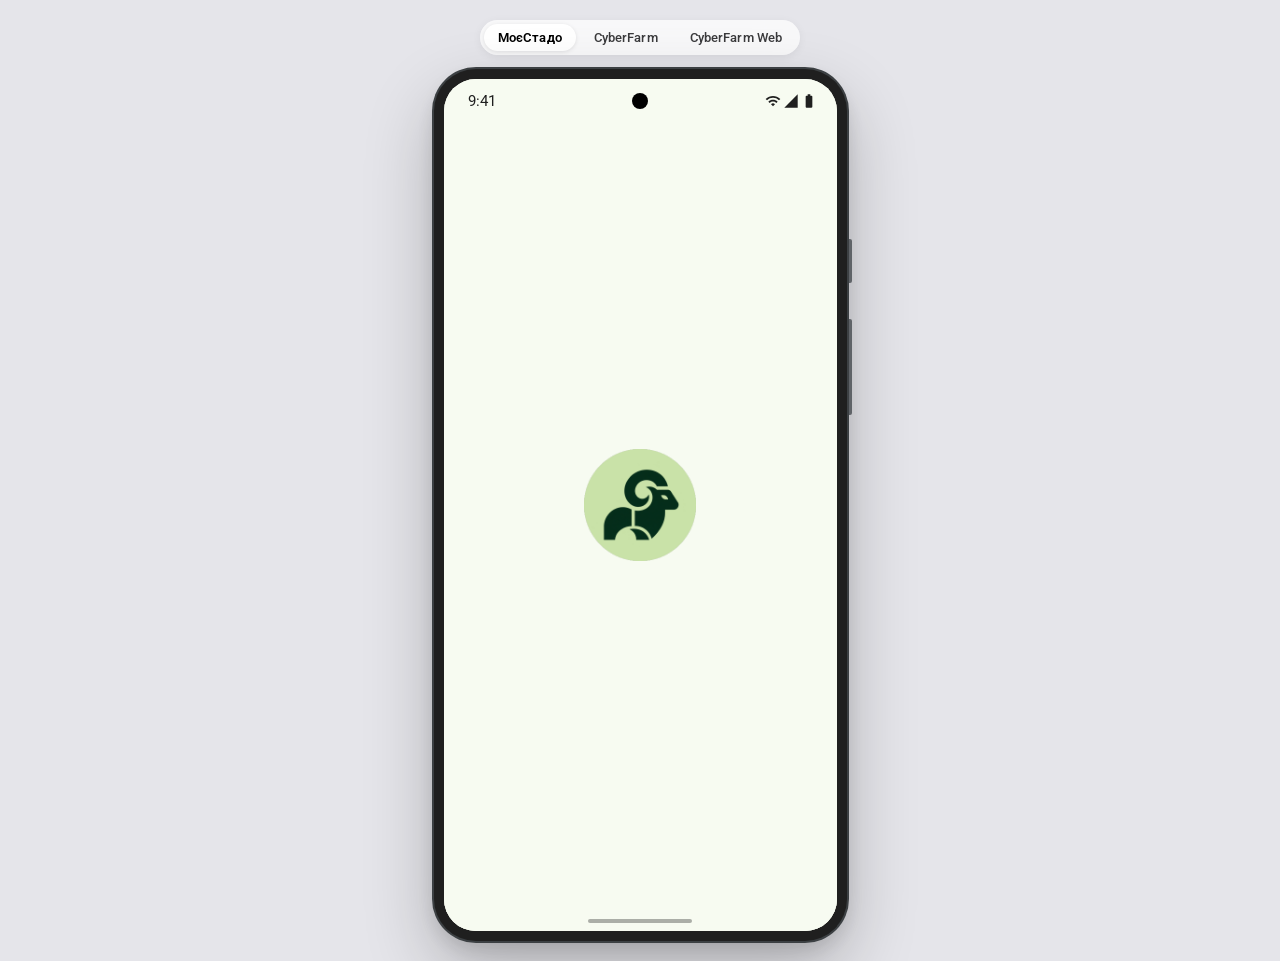
<file: index.html>
<!DOCTYPE html>
<html lang="uk">
<head>
  <meta charset="utf-8">
  <meta http-equiv="refresh" content="0; url=./moe-stado.html">
  <title>МоєСтадо</title>
  <script>
    window.location.replace('./moe-stado.html');
  </script>
</head>
<body></body>
</html>
</file>
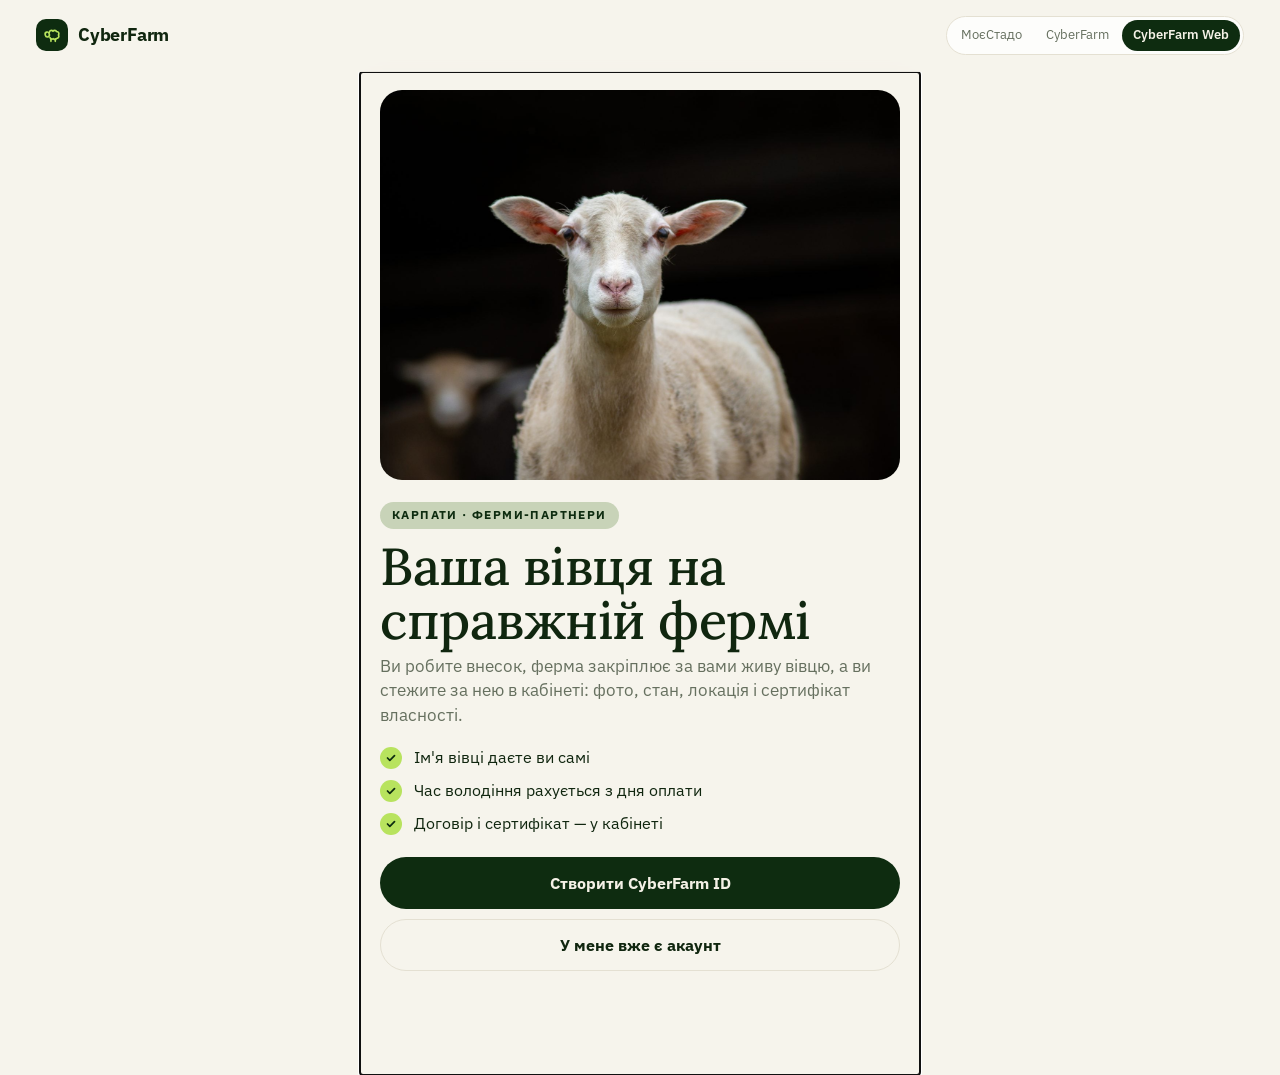
<file: cyberfarm-web.html>
<!DOCTYPE html>
<html lang="uk">
<head>
  <meta charset="utf-8">
  <meta name="viewport" content="width=device-width, initial-scale=1.0, viewport-fit=cover">
  <meta name="theme-color" content="#F6F4EC">
  <title>CyberFarm Web</title>
  <link rel="preconnect" href="https://fonts.googleapis.com">
  <link rel="preconnect" href="https://fonts.gstatic.com" crossorigin>
  <link rel="stylesheet" href="https://fonts.googleapis.com/css2?family=IBM+Plex+Sans:wght@400;500;600;700&family=Lora:ital,wght@0,500;1,500&display=swap">
  <link rel="stylesheet" href="./cyberfarm.css">
</head>
<body>
  <header class="cf-header" id="cf-header">
    <a class="cf-logo" href="#/home" aria-label="CyberFarm — на головну">
      <span class="cf-logo-mark" aria-hidden="true">
        <svg width="18" height="18" viewBox="0 0 24 24" fill="none" stroke="currentColor" stroke-width="2.2" stroke-linecap="round" stroke-linejoin="round"><path d="M8.4 8.6a2.8 2.8 0 0 1 4.9-1.7 2.8 2.8 0 0 1 4.8.5 2.8 2.8 0 0 1 2.5 4.5 2.8 2.8 0 0 1-2.3 4.5 2.8 2.8 0 0 1-4.6.5 2.8 2.8 0 0 1-4.4-1.5"/><ellipse cx="5.7" cy="11.3" rx="2.8" ry="3.3" transform="rotate(-15 5.7 11.3)"/><path d="M10.6 17v3.4M16.4 17v3.4"/></svg>
      </span>
      CyberFarm
    </a>
    <nav class="cf-topnav" id="cf-topnav" aria-label="Розділи" hidden></nav>
    <div class="cf-header-end" id="cf-header-end"></div>
  </header>

  <main class="cf-main" id="app" tabindex="-1"></main>

  <nav class="cf-tabbar" id="cf-tabbar" aria-label="Розділи" hidden></nav>

  <div class="cf-modal" id="cf-modal" hidden role="dialog" aria-modal="true" aria-labelledby="cf-modal-title">
    <div class="cf-modal-box" id="cf-modal-box"></div>
  </div>
  <div class="cf-toast" id="cf-toast" role="status" aria-live="polite"></div>

  <script src="./shared-data.js"></script>
  <script src="./cyberfarm-data.js"></script>
  <script>
  (function () {
    'use strict';
    const CF = window.CyberFarm;
    const Store = window.SheepSystemStore;
    const app = document.getElementById('app');

    // ---------------- Утиліти ----------------
    const esc = (s) => String(s ?? '').replace(/&/g, '&amp;').replace(/</g, '&lt;').replace(/>/g, '&gt;').replace(/"/g, '&quot;');
    const money = (n) => new Intl.NumberFormat('uk-UA', { maximumFractionDigits: 0 }).format(n) + ' ₴';
    const dLong = (iso) => new Intl.DateTimeFormat('uk-UA', { day: 'numeric', month: 'long', year: 'numeric' }).format(new Date(iso)).replace(/\s*р\.$/, '');
    const dShort = (iso) => new Intl.DateTimeFormat('uk-UA', { day: 'numeric', month: 'long' }).format(new Date(iso));
    function plural(n, one, few, many) {
      const m10 = n % 10, m100 = n % 100;
      if (m10 === 1 && m100 !== 11) return one;
      if (m10 >= 2 && m10 <= 4 && (m100 < 10 || m100 >= 20)) return few;
      return many;
    }
    const days = (n) => `${n} ${plural(n, 'день', 'дні', 'днів')}`;
    const sheepWord = (n) => `${n} ${plural(n, 'вівця', 'вівці', 'овець')}`;
    function age(birth) {
      const b = new Date(birth), now = new Date();
      let m = (now.getFullYear() - b.getFullYear()) * 12 + now.getMonth() - b.getMonth();
      if (now.getDate() < b.getDate()) m--;
      const y = Math.floor(m / 12); m = m % 12;
      return [y ? `${y} ${plural(y, 'рік', 'роки', 'років')}` : '', m ? `${m} міс.` : ''].filter(Boolean).join(' ') || 'до місяця';
    }
    function toast(msg) {
      const t = document.getElementById('cf-toast');
      t.textContent = msg;
      t.classList.add('show');
      clearTimeout(t._t);
      t._t = setTimeout(() => t.classList.remove('show'), 2800);
    }
    const go = (hash) => { location.hash = hash; };
    const initials = (name) => String(name || '').split(/\s+/).slice(0, 2).map((w) => w[0] || '').join('').toUpperCase();

    const I = {
      sheep: '<svg viewBox="0 0 24 24" fill="none" stroke="currentColor" stroke-width="1.9" stroke-linecap="round" stroke-linejoin="round" aria-hidden="true"><path d="M8.4 8.6a2.8 2.8 0 0 1 4.9-1.7 2.8 2.8 0 0 1 4.8.5 2.8 2.8 0 0 1 2.5 4.5 2.8 2.8 0 0 1-2.3 4.5 2.8 2.8 0 0 1-4.6.5 2.8 2.8 0 0 1-4.4-1.5"/><ellipse cx="5.7" cy="11.3" rx="2.8" ry="3.3" transform="rotate(-15 5.7 11.3)"/><path d="M3.3 9 1.9 8.1M10.6 17v3.4M16.4 17v3.4"/></svg>',
      wallet: '<svg viewBox="0 0 24 24" fill="none" stroke="currentColor" stroke-width="1.9" stroke-linecap="round" stroke-linejoin="round" aria-hidden="true"><rect x="3" y="6" width="18" height="13" rx="3"/><path d="M3 10h18M16 14.5h2"/><path d="M6 6V5a2 2 0 0 1 2-2h8"/></svg>',
      bag: '<svg viewBox="0 0 24 24" fill="none" stroke="currentColor" stroke-width="1.9" stroke-linecap="round" stroke-linejoin="round" aria-hidden="true"><path d="M5 8h14l-1.2 10.2a2 2 0 0 1-2 1.8H8.2a2 2 0 0 1-2-1.8L5 8Z"/><path d="M9 10.5V7a3 3 0 0 1 6 0v3.5"/></svg>',
      user: '<svg viewBox="0 0 24 24" fill="none" stroke="currentColor" stroke-width="1.9" stroke-linecap="round" aria-hidden="true"><circle cx="12" cy="8.5" r="3.8"/><path d="M5 19.5c1.6-3 4.1-4.5 7-4.5s5.4 1.5 7 4.5"/></svg>',
      check: '<svg width="14" height="14" viewBox="0 0 24 24" fill="none" stroke="#0E2C10" stroke-width="3.2" stroke-linecap="round" stroke-linejoin="round" aria-hidden="true"><path d="m5 12 5 5 9-10"/></svg>',
      pencil: '<svg width="18" height="18" viewBox="0 0 24 24" fill="none" stroke="currentColor" stroke-width="2" stroke-linecap="round" stroke-linejoin="round" aria-hidden="true"><path d="M4 20h4L19 9l-4-4L4 16v4Z"/><path d="m13.5 6.5 4 4"/></svg>',
      seal: '<svg width="24" height="24" viewBox="0 0 24 24" fill="none" stroke="currentColor" stroke-width="2" stroke-linecap="round" stroke-linejoin="round" aria-hidden="true"><path d="M12 3 4 6v6c0 4.5 3.4 8.3 8 9 4.6-.7 8-4.5 8-9V6l-8-3Z"/><path d="m8.5 12 2.5 2.5 4.5-5"/></svg>',
      heart: '<svg width="22" height="22" viewBox="0 0 24 24" fill="none" stroke="currentColor" stroke-width="2.2" stroke-linecap="round" stroke-linejoin="round" aria-hidden="true"><path d="M12 20s-7-4.4-7-10a4 4 0 0 1 7-2.6A4 4 0 0 1 19 10c0 5.6-7 10-7 10Z"/></svg>',
      back: '<svg width="20" height="20" viewBox="0 0 24 24" fill="none" stroke="currentColor" stroke-width="2.4" stroke-linecap="round" stroke-linejoin="round" aria-hidden="true"><path d="m15 19-7-7 7-7"/></svg>'
    };

    const AWAIT_ART = `
      <svg class="cf-await-art" viewBox="0 0 200 150" aria-hidden="true">
        <g fill="none" stroke="#B8E35E" stroke-width="3" stroke-linecap="round" stroke-linejoin="round" stroke-dasharray="7 8">
          <path d="M62 66c2-14 15-22 28-18 6-10 22-13 31-4 11-4 24 3 25 15 11 3 15 16 9 25 4 11-4 22-15 21-5 9-18 11-26 4-9 6-21 3-26-6-12 0-20-10-17-20"/>
          <ellipse cx="46" cy="76" rx="15" ry="18" transform="rotate(-15 46 76)"/>
          <path d="M94 116v20M128 116v20"/>
        </g>
        <circle class="pulse" cx="100" cy="82" r="7" fill="#F2C14E"/>
      </svg>`;

    // ---------------- Каркас: навігація ----------------
    const TABS = [
      { id: 'home', label: 'Мої вівці', icon: I.sheep },
      { id: 'contribution', label: 'Мій внесок', icon: I.wallet },
      { id: 'market', label: 'Маркет', icon: I.bag, soon: true },
      { id: 'profile', label: 'Профіль', icon: I.user }
    ];
    function chrome(mode, current) {
      const top = document.getElementById('cf-topnav');
      const bar = document.getElementById('cf-tabbar');
      const end = document.getElementById('cf-header-end');
      const proto = '<nav class="cf-studio" aria-label="Перемикання прототипів"><a href="./moe-stado.html">МоєСтадо</a><a href="./cyberfarm.html">CyberFarm</a><a href="./cyberfarm-web.html" aria-current="page">CyberFarm Web</a></nav>';
      if (mode === 'app') {
        top.hidden = false;
        bar.hidden = false;
        top.innerHTML = TABS.map((t) => `<a href="#/${t.id}" ${t.id === current ? 'aria-current="page"' : ''}>${esc(t.label)}${t.soon ? ' <span class="cf-soon">Скоро</span>' : ''}</a>`).join('');
        bar.innerHTML = TABS.map((t) => `
          <a class="cf-tab" href="#/${t.id}" ${t.id === current ? 'aria-current="page"' : ''}>
            <span class="cf-tab-ico">${t.icon}</span>${esc(t.label)}${t.soon ? '<span class="cf-soon">Скоро</span>' : ''}
          </a>`).join('');
        end.innerHTML = proto;
        app.classList.remove('narrow');
      } else {
        top.hidden = true;
        bar.hidden = true;
        end.innerHTML = proto;
        app.classList.add('narrow');
      }
    }

    // ---------------- Маршрути ----------------
    const PUBLIC = ['welcome', 'signup', 'login'];
    function route() {
      const raw = location.hash.replace(/^#\/?/, '');
      const [name, param] = raw.split('/');
      const me = CF.me();
      let r = name || (me ? 'home' : 'welcome');

      if (!me && !PUBLIC.includes(r)) r = 'welcome';
      if (me && PUBLIC.includes(r)) r = 'home';
      if (me && !me.phoneVerified && r !== 'otp') r = 'otp';
      if (me && me.phoneVerified && me.kyc !== 'verified' && r !== 'kyc') r = 'kyc';
      if (('#/' + r + (param ? '/' + param : '')) !== location.hash && r !== name) {
        history.replaceState(null, '', '#/' + r);
      }

      closeModal();
      const view = VIEWS[r] || VIEWS.home;
      document.title = (TITLES[r] ? TITLES[r] + ' — ' : '') + 'CyberFarm';
      view(param);
      window.scrollTo(0, 0);
      app.focus({ preventScroll: true });
    }
    const TITLES = { welcome: '', signup: 'Реєстрація', login: 'Вхід', otp: 'Підтвердження телефону', kyc: 'Верифікація', home: 'Мої вівці', buy: 'Придбати вівцю', contract: 'Договір', pay: 'Оплата', paid: 'Оплачено', sheep: 'Моя вівця', contribution: 'Мій внесок', market: 'Маркет', profile: 'CyberFarm ID' };

    function steps(total, now) {
      return `<div class="cf-steps" aria-hidden="true">${Array.from({ length: total }, (_, i) => `<span class="${i < now ? 'done' : i === now ? 'now' : ''}"></span>`).join('')}</div>`;
    }

    // ================= ГОСТЬОВІ ЕКРАНИ =================
    const VIEWS = {};

    VIEWS.welcome = function () {
      chrome('guest-login');
      app.innerHTML = `
        <section class="cf-welcome">
          <div class="cf-welcome-photo"><img src="./images/sheep-2.jpg" alt="Вівці на карпатській полонині"></div>
          <span class="cf-eyebrow" style="justify-self:start;">Карпати · ферми-партнери</span>
          <h1 class="cf-h1">Ваша вівця на справжній фермі</h1>
          <p class="cf-sub" style="font-size:17px;">Ви робите внесок, ферма закріплює за вами живу вівцю, а ви стежите за нею в кабінеті: фото, стан, локація і сертифікат власності.</p>
          <ul class="cf-bullets">
            <li>Ім'я вівці даєте ви самі</li>
            <li>Час володіння рахується з дня оплати</li>
            <li>Договір і сертифікат — у кабінеті</li>
          </ul>
          <div class="cf-welcome-actions">
            <a class="cf-btn primary block" href="#/signup">Створити CyberFarm ID</a>
            <a class="cf-btn ghost block" href="#/login">У мене вже є акаунт</a>
          </div>
        </section>`;
    };

    VIEWS.signup = function () {
      chrome('guest-login');
      app.innerHTML = `
        <a class="cf-back" href="#/welcome">${I.back} Назад</a>
        <p class="cf-steplabel">Крок 1 з 3 · Акаунт</p>
        ${steps(3, 0)}
        <h1 class="cf-h2">Створіть CyberFarm ID</h1>
        <p class="cf-sub" style="margin-bottom:20px;">Один акаунт для договору, оплат і кабінету з вашими вівцями.</p>
        <form id="f-signup" novalidate>
          <p class="cf-error" id="err" hidden></p>
          <div class="cf-field"><label for="s-name">Прізвище, ім'я, по батькові</label><input id="s-name" autocomplete="name" required placeholder="Як у паспорті"></div>
          <div class="cf-field"><label for="s-email">Електронна пошта</label><input id="s-email" type="email" autocomplete="email" required placeholder="name@mail.com"></div>
          <div class="cf-field"><label for="s-phone">Телефон</label><input id="s-phone" type="tel" autocomplete="tel" required value="+380 "></div>
          <div class="cf-field"><label for="s-pass">Пароль</label><input id="s-pass" type="password" autocomplete="new-password" required minlength="8"><span class="cf-hint">Щонайменше 8 символів</span></div>
          <label class="cf-check"><input type="checkbox" id="s-agree"> <span>Погоджуюсь з умовами користування та обробкою персональних даних</span></label>
          <button class="cf-btn primary block" type="submit">Продовжити</button>
        </form>`;
      document.getElementById('f-signup').addEventListener('submit', (e) => {
        e.preventDefault();
        const v = (id) => document.getElementById(id).value.trim();
        const err = document.getElementById('err');
        const fail = (m) => { err.textContent = m; err.hidden = false; };
        if (v('s-name').split(/\s+/).length < 2) return fail('Вкажіть прізвище та ім\'я.');
        if (!/^\S+@\S+\.\S+$/.test(v('s-email'))) return fail('Перевірте адресу пошти.');
        if (v('s-phone').replace(/\D/g, '').length < 12) return fail('Вкажіть номер у форматі +380 XX XXX XX XX.');
        if (v('s-pass').length < 8) return fail('Пароль має містити щонайменше 8 символів.');
        if (!document.getElementById('s-agree').checked) return fail('Потрібна згода з умовами.');
        const res = CF.signup({ fullName: v('s-name'), email: v('s-email'), phone: v('s-phone'), password: v('s-pass') });
        if (res.error) return fail(res.error);
        go('#/otp');
      });
    };

    function otpBlock(id) {
      return `<div class="cf-otp" id="${id}">${[0, 1, 2, 3].map((i) => `<input inputmode="numeric" maxlength="1" aria-label="Цифра ${i + 1}" autocomplete="one-time-code">`).join('')}</div>`;
    }
    function wireOtp(id, onDone) {
      const inputs = Array.from(document.querySelectorAll(`#${id} input`));
      inputs.forEach((inp, i) => {
        inp.addEventListener('input', () => {
          inp.value = inp.value.replace(/\D/g, '').slice(-1);
          if (inp.value && inputs[i + 1]) inputs[i + 1].focus();
          const code = inputs.map((x) => x.value).join('');
          if (code.length === 4) onDone(code);
        });
        inp.addEventListener('keydown', (e) => { if (e.key === 'Backspace' && !inp.value && inputs[i - 1]) inputs[i - 1].focus(); });
      });
      setTimeout(() => inputs[0].focus(), 50);
      return inputs;
    }

    VIEWS.otp = function () {
      chrome('guest');
      const me = CF.me();
      app.innerHTML = `
        <p class="cf-steplabel" style="margin-top:16px;">Крок 2 з 3 · Телефон</p>
        ${steps(3, 1)}
        <h1 class="cf-h2">Введіть код із SMS</h1>
        <p class="cf-sub">Ми надіслали код на ${esc(me.phone)}.</p>
        ${otpBlock('otp')}
        <p class="cf-error" id="err" hidden style="text-align:center;"></p>
        <p class="cf-hint" style="text-align:center;">Демо-код: <b>1234</b></p>
        <button class="cf-link" type="button" id="resend" style="margin:0 auto;display:flex;">Надіслати код ще раз</button>`;
      const inputs = wireOtp('otp', (code) => {
        if (code !== '1234') {
          const err = document.getElementById('err');
          err.textContent = 'Невірний код. Спробуйте ще раз.'; err.hidden = false;
          inputs.forEach((x) => { x.value = ''; }); inputs[0].focus();
          return;
        }
        CF.updateMe({ phoneVerified: true });
        go('#/kyc');
      });
      document.getElementById('resend').addEventListener('click', () => toast('Код надіслано ще раз'));
    };

    VIEWS.kyc = function () {
      chrome('guest');
      const me = CF.me();
      let method = 'BankID';
      const draw = (phase) => {
        if (phase === 'checking') {
          app.innerHTML = `
            <div class="cf-success">
              <div class="cf-success-ico" style="background:var(--amber-bg);"><svg width="38" height="38" viewBox="0 0 24 24" fill="none" stroke="#7A5600" stroke-width="2" stroke-linecap="round"><circle cx="12" cy="12" r="9" stroke-dasharray="4 3"><animateTransform attributeName="transform" type="rotate" from="0 12 12" to="360 12 12" dur="3s" repeatCount="indefinite"/></circle></svg></div>
              <h1 class="cf-h2">Перевіряємо дані…</h1>
              <p class="cf-sub">Зазвичай це займає до хвилини.</p>
            </div>`;
          return;
        }
        if (phase === 'done') {
          app.innerHTML = `
            <div class="cf-success">
              <div class="cf-success-ico">${I.check.replace('width="14" height="14"', 'width="40" height="40"')}</div>
              <h1 class="cf-h2">Особу підтверджено</h1>
              <p class="cf-sub" style="margin-bottom:24px;">Ваш CyberFarm ID готовий. Тепер можна укласти договір і придбати першу вівцю.</p>
              <a class="cf-btn primary block" href="#/buy">Придбати вівцю</a>
              <a class="cf-btn ghost block" href="#/home" style="margin-top:10px;">Перейти в кабінет</a>
            </div>`;
          return;
        }
        app.innerHTML = `
          <p class="cf-steplabel" style="margin-top:16px;">Крок 3 з 3 · Верифікація</p>
          ${steps(3, 2)}
          <h1 class="cf-h2">Підтвердіть особу</h1>
          <p class="cf-sub" style="margin-bottom:18px;">Це потрібно, щоб укласти договір на ваше ім'я і закріпити за вами тварин.</p>
          <button type="button" class="cf-option" data-method="BankID" aria-pressed="${method === 'BankID'}">
            <span class="cf-option-ico">ID</span>
            <span><strong>BankID</strong><small>Через ваш банк, за 1 хвилину</small></span>
          </button>
          <button type="button" class="cf-option" data-method="Документ" aria-pressed="${method === 'Документ'}">
            <span class="cf-option-ico">📄</span>
            <span><strong>Фото документа і селфі</strong><small>ID-картка або паспорт, перевірка до 24 годин</small></span>
          </button>
          <div class="cf-field" style="margin-top:8px;"><label for="k-tax">РНОКПП (ІПН)</label><input id="k-tax" inputmode="numeric" maxlength="10" value="${esc(me.taxId)}" placeholder="10 цифр"></div>
          <p class="cf-error" id="err" hidden></p>
          <button class="cf-btn primary block" type="button" id="k-go">Підтвердити</button>
          <button class="cf-link" type="button" id="k-out" style="margin:8px auto 0;display:flex;color:var(--muted);">Вийти з акаунта</button>`;
        app.querySelectorAll('[data-method]').forEach((b) => b.addEventListener('click', () => { method = b.dataset.method; draw(); }));
        document.getElementById('k-out').addEventListener('click', () => { CF.logout(); go('#/welcome'); });
        document.getElementById('k-go').addEventListener('click', () => {
          const tax = document.getElementById('k-tax').value.replace(/\D/g, '');
          if (tax.length !== 10) { const e = document.getElementById('err'); e.textContent = 'РНОКПП має містити 10 цифр.'; e.hidden = false; return; }
          CF.updateMe({ taxId: tax, kyc: 'pending', kycMethod: method });
          draw('checking');
          setTimeout(() => { CF.updateMe({ kyc: 'verified' }); draw('done'); }, 1600);
        });
      };
      draw();
    };

    VIEWS.login = function () {
      chrome('guest');
      app.innerHTML = `
        <a class="cf-back" href="#/welcome">${I.back} Назад</a>
        <h1 class="cf-h2">Вхід до CyberFarm ID</h1>
        <p class="cf-sub" style="margin-bottom:20px;">Пошта або телефон, які ви вказали під час реєстрації.</p>
        <form id="f-login" novalidate>
          <p class="cf-error" id="err" hidden></p>
          <div class="cf-field"><label for="l-login">Пошта або телефон</label><input id="l-login" autocomplete="username" required></div>
          <div class="cf-field"><label for="l-pass">Пароль</label><input id="l-pass" type="password" autocomplete="current-password" required></div>
          <button class="cf-btn primary block" type="submit">Увійти</button>
        </form>
        <button class="cf-link" type="button" id="forgot" style="margin:6px auto 0;display:flex;color:var(--muted);">Забули пароль?</button>
        <div class="cf-panel" style="margin-top:22px;">
          <p class="cf-h3">Демо-інвестор</p>
          <p class="cf-sub" style="margin-bottom:12px;">demo@cyberfarm.ua · пароль demo1234. Дві вівці вже призначено, одна оплачена й очікує призначення.</p>
          <button class="cf-btn ghost block" type="button" id="demo">Заповнити демо-дані</button>
        </div>
        <p class="cf-sub" style="text-align:center;margin-top:18px;">Ще немає акаунта? <a class="cf-link" href="#/signup">Зареєструватися</a></p>`;
      document.getElementById('demo').addEventListener('click', () => {
        document.getElementById('l-login').value = 'demo@cyberfarm.ua';
        document.getElementById('l-pass').value = 'demo1234';
      });
      document.getElementById('forgot').addEventListener('click', () => toast('Посилання для відновлення надіслано на пошту'));
      document.getElementById('f-login').addEventListener('submit', (e) => {
        e.preventDefault();
        const acc = CF.login(document.getElementById('l-login').value, document.getElementById('l-pass').value);
        if (!acc) { const er = document.getElementById('err'); er.textContent = 'Невірна пошта/телефон або пароль.'; er.hidden = false; return; }
        go('#/home');
      });
    };

    // ================= ПОКУПКА: кількість → договір → оплата =================
    const BUY_KEY = 'cyberfarm_buy_count';
    const buyCount = () => Math.max(1, Math.min(10, parseInt(sessionStorage.getItem(BUY_KEY) || '1', 10) || 1));

    VIEWS.buy = function () {
      chrome('app', 'home');
      let n = buyCount();
      const hasContract = !!CF.contract();
      const total = hasContract ? 2 : 3;
      const draw = () => {
        app.innerHTML = `
          <a class="cf-back" href="#/home">${I.back} Мої вівці</a>
          <div style="max-width:560px;">
            <p class="cf-steplabel">Крок 1 з ${total} · Кількість</p>
            ${steps(total, 0)}
            <h1 class="cf-h2">Скільки овець бажаєте?</h1>
            <div class="cf-stepper">
              <button type="button" id="minus" aria-label="Менше" ${n <= 1 ? 'disabled' : ''}>−</button>
              <output aria-live="polite">${n}</output>
              <button type="button" id="plus" aria-label="Більше" ${n >= 10 ? 'disabled' : ''}>+</button>
            </div>
            <div class="cf-panel">
              <div class="cf-sumrow"><span>Внесок за одну вівцю</span><strong>${money(CF.PRICE_PER_SHEEP)}</strong></div>
              <div class="cf-sumrow"><span>Разом</span><strong style="font-size:20px;">${money(CF.PRICE_PER_SHEEP * n)}</strong></div>
              <div class="cf-sumrow"><span>Інвестиційний період</span><strong>${CF.PERIOD_YEARS} роки</strong></div>
            </div>
            <div class="cf-panel dark">
              <p class="cf-h3">Як це працює</p>
              <ul class="cf-timeline" style="margin:10px 0 0;">
                <li class="done"><span class="ico">${I.check}</span><span><b>Ви оплачуєте внесок</b>З цього дня рахується час володіння</span></li>
                <li class="now"><span class="ico"></span><span><b>Ферма закріплює за вами вівцю</b>Здорову, верифіковану, з биркою і GPS — зазвичай до ${CF.ASSIGN_DAYS} днів</span></li>
                <li><span class="ico"></span><span><b>Ви даєте їй ім'я</b>І отримуєте сертифікат власності</span></li>
              </ul>
            </div>
            <a class="cf-btn primary block" href="#/${hasContract ? 'pay' : 'contract'}">${hasContract ? 'До оплати' : 'Далі: договір'}</a>
          </div>`;
        document.getElementById('minus').onclick = () => { n = Math.max(1, n - 1); sessionStorage.setItem(BUY_KEY, n); draw(); };
        document.getElementById('plus').onclick = () => { n = Math.min(10, n + 1); sessionStorage.setItem(BUY_KEY, n); draw(); };
      };
      sessionStorage.setItem(BUY_KEY, n);
      draw();
    };

    function contractText(me, c) {
      return `
        <h3>Договір ${c ? '№ ' + esc(c.number) : '(проєкт)'}</h3>
        <p class="cf-hint" style="margin:0;">${c ? 'Підписано ' + dLong(c.signedAt) : 'Сторони: ' + esc(me.fullName) + ' та ферма-партнер CyberFarm'}</p>
        <p style="margin:14px 0 0;font-weight:700;">Ключові умови простими словами</p>
        <ol>
          <li><b>Предмет.</b> Ви робите внесок в утримання овець на фермі-партнері. За кожен внесок ферма закріплює за вами одну вівцю.</li>
          <li><b>Призначення вівці.</b> Конкретну тварину ферма призначає після оплати, орієнтовно протягом ${CF.ASSIGN_DAYS} днів. Ви бачите її в кабінеті.</li>
          <li><b>Час володіння</b> рахується з дня оплати, а не з дня призначення.</li>
          <li><b>Ім'я</b> вівці обираєте ви. Воно вказується в сертифікаті.</li>
          <li><b>Інвестиційний період — ${CF.PERIOD_YEARS} роки.</b> Виведення коштів можливе після завершення періоду.</li>
          <li><b>Результати.</b> Порядок розрахунку виплат визначається окремою методикою, яку буде погоджено й додано до договору. Дохідність не гарантується.</li>
          <li><b>Сертифікат.</b> На кожну вівцю видається цифровий сертифікат власності із записом у реєстрі.</li>
        </ol>`;
    }

    VIEWS.contract = function () {
      chrome('app', 'home');
      const me = CF.me();
      if (CF.contract()) { go('#/pay'); return; }
      app.innerHTML = `
        <a class="cf-back" href="#/buy">${I.back} Кількість</a>
        <div style="max-width:620px;">
          <p class="cf-steplabel">Крок 2 з 3 · Договір</p>
          ${steps(3, 1)}
          <h1 class="cf-h2">Ознайомтеся з договором</h1>
          <p class="cf-sub" style="margin-bottom:14px;">Договір укладається один раз. Наступні вівці додаються до нього.</p>
          <div class="cf-doc">${contractText(me, null)}</div>
          <label class="cf-check" style="margin-top:16px;"><input type="checkbox" id="c-agree"> <span>Я прочитав(-ла) договір і погоджуюсь з умовами, зокрема що виведення коштів можливе лише після завершення ${CF.PERIOD_YEARS}-річного періоду</span></label>
          <button class="cf-btn primary block" type="button" id="c-sign" disabled>Підписати кодом з SMS</button>
        </div>`;
      const agree = document.getElementById('c-agree');
      const sign = document.getElementById('c-sign');
      agree.addEventListener('change', () => { sign.disabled = !agree.checked; });
      sign.addEventListener('click', () => {
        openModal(`
          <div class="cf-modal-head"><h2 class="cf-h2" id="cf-modal-title" style="margin:0;">Підпис договору</h2><button class="cf-close" data-close aria-label="Закрити">×</button></div>
          <p class="cf-sub">Код надіслано на ${esc(me.phone)}.</p>
          ${otpBlock('sig')}
          <p class="cf-error" id="sig-err" hidden style="text-align:center;"></p>
          <p class="cf-hint" style="text-align:center;">Демо-код: <b>1234</b></p>`, sign);
        const inputs = wireOtp('sig', (code) => {
          if (code !== '1234') { const e = document.getElementById('sig-err'); e.textContent = 'Невірний код.'; e.hidden = false; inputs.forEach((x) => { x.value = ''; }); inputs[0].focus(); return; }
          const c = CF.signContract();
          toast(`Договір ${c.number} підписано`);
          go('#/pay');
        });
      });
    };

    VIEWS.pay = function () {
      chrome('app', 'home');
      const n = buyCount();
      const c = CF.contract();
      if (!c) { go('#/contract'); return; }
      const total = sessionStorage.getItem('cyberfarm_first_contract') === '1' ? 3 : 3;
      let method = 'card';
      const draw = () => {
        app.innerHTML = `
          <a class="cf-back" href="#/buy">${I.back} Кількість</a>
          <div style="max-width:560px;">
            <p class="cf-steplabel">Останній крок · Оплата</p>
            ${steps(total, total - 1)}
            <h1 class="cf-h2">Оплата внеску</h1>
            <div class="cf-panel">
              <div class="cf-sumrow"><span>Овець</span><strong>${n}</strong></div>
              <div class="cf-sumrow"><span>Договір</span><strong>№ ${esc(c.number)}</strong></div>
              <div class="cf-sumrow"><span>Час володіння від</span><strong>сьогодні, ${dShort(new Date().toISOString())}</strong></div>
              <div class="cf-sumrow"><span>До сплати</span><strong style="font-size:22px;">${money(CF.PRICE_PER_SHEEP * n)}</strong></div>
            </div>
            <button type="button" class="cf-option" data-m="card" aria-pressed="${method === 'card'}"><span class="cf-option-ico">💳</span><span><strong>Банківська картка</strong><small>Visa, Mastercard, Apple Pay, Google Pay</small></span></button>
            <button type="button" class="cf-option" data-m="iban" aria-pressed="${method === 'iban'}"><span class="cf-option-ico">🏦</span><span><strong>Переказ за реквізитами</strong><small>Рахунок на оплату надійде на пошту</small></span></button>
            <button class="cf-btn primary block" type="button" id="p-go" style="margin-top:6px;">Оплатити ${money(CF.PRICE_PER_SHEEP * n)}</button>
            <p class="cf-hint" style="text-align:center;margin-top:10px;">Демо: справжнього списання коштів немає.</p>
          </div>`;
        app.querySelectorAll('[data-m]').forEach((b) => b.addEventListener('click', () => { method = b.dataset.m; draw(); }));
        document.getElementById('p-go').addEventListener('click', (e) => {
          e.currentTarget.disabled = true;
          e.currentTarget.textContent = 'Обробляємо платіж…';
          setTimeout(() => { CF.pay(n); sessionStorage.removeItem(BUY_KEY); sessionStorage.setItem('cyberfarm_paid_n', n); go('#/paid'); }, 1100);
        });
      };
      draw();
    };

    VIEWS.paid = function () {
      chrome('app', 'home');
      const n = parseInt(sessionStorage.getItem('cyberfarm_paid_n') || '1', 10);
      app.innerHTML = `
        <div class="cf-success" style="max-width:520px;margin:0 auto;">
          <div class="cf-success-ico">${I.check.replace('width="14" height="14"', 'width="40" height="40"')}</div>
          <h1 class="cf-h2">Оплату отримано</h1>
          <p class="cf-sub" style="font-size:17px;">Час володіння ${n > 1 ? 'вашими вівцями' : 'вашою вівцею'} вже йде — з сьогодні, ${dLong(new Date().toISOString())}.</p>
          <div class="cf-panel" style="text-align:left;margin-top:20px;">
            <p class="cf-h3">Що далі</p>
            <p class="cf-sub">Ферма закріпить за вами ${n > 1 ? sheepWord(n) : 'вівцю'} протягом ${CF.ASSIGN_DAYS} днів. Ми надішлемо сповіщення, і ви зможете дати ${n > 1 ? 'їм імена' : 'їй ім\'я'} та отримати сертифікат.</p>
          </div>
          <a class="cf-btn primary block" href="#/home">До кабінету</a>
        </div>`;
    };

    // ================= КАБІНЕТ: МОЇ ВІВЦІ =================
    function bar(label, val) {
      return `<div class="cf-bar"><div class="cf-bar-head"><span>${label}</span><span>${val}%</span></div><div class="cf-bar-track"><div class="cf-bar-fill" style="width:${val}%"></div></div></div>`;
    }
    function displayName(h) { return h.name ? esc(h.name) : ''; }

    function awaitingCard(h, compact) {
      const d = CF.daysSince(h.paidAt);
      return `
        <article class="cf-card awaiting">
          <div class="cf-card-photo">${AWAIT_ART}</div>
          <div class="cf-card-body">
            <p class="cf-card-tag"><span class="cf-dot amber"></span> Очікує призначення</p>
            <h2 class="cf-card-name unnamed">Ферма підбирає вашу вівцю</h2>
            <p class="cf-card-meta">Оплачено ${dLong(h.paidAt)}, ${d ? 'час володіння йде вже ' + days(d) : 'час володіння почався сьогодні'}.</p>
            <ul class="cf-timeline">
              <li class="done"><span class="ico">${I.check}</span><span><b>Оплачено</b>${dShort(h.paidAt)}</span></li>
              <li class="now"><span class="ico"></span><span><b>Призначення вівці фермою</b>Орієнтовно до ${dShort(new Date(new Date(h.paidAt).getTime() + CF.ASSIGN_DAYS * 864e5).toISOString())}</span></li>
              <li><span class="ico"></span><span><b>Ім'я і сертифікат</b>Після призначення</span></li>
            </ul>
            <div class="cf-card-foot">
              ${compact ? `<a class="cf-link on-dark" href="#/sheep/${h.id}">Деталі →</a>` : ''}
              <button type="button" class="cf-demo-btn" data-assign="${h.id}">Демо: ферма призначила вівцю</button>
            </div>
          </div>
        </article>`;
    }

    function sheepCard(h) {
      const { sheep, farmer, info } = CF.animal(h.sheep);
      const d = CF.daysSince(h.paidAt);
      return `
        <article class="cf-card">
          <a class="cf-card-photo" href="#/sheep/${h.id}" tabindex="-1" aria-hidden="true"><img src="${esc(sheep ? sheep.FullBodyPhoto : './images/sheep-1.webp')}" alt="" loading="lazy"></a>
          <div class="cf-card-body">
            <p class="cf-card-tag">Бирка ${esc(sheep ? sheep.EarTagNumber : '')}</p>
            ${h.name
              ? `<h2 class="cf-card-name">${displayName(h)}</h2>`
              : `<h2 class="cf-card-name unnamed">Ще без імені</h2>`}
            <p class="cf-card-meta">${esc(info.pasture)} · ${info.alt.toLocaleString('uk-UA')} м<br>${esc(farmer ? farmer.FarmName : '')}</p>
            ${bar('Настрій', info.mood)}
            ${bar('Ситість', info.fed)}
            <div class="cf-card-foot">
              ${h.name
                ? `<a class="cf-link on-dark" href="#/sheep/${h.id}">Відкрити паспорт →</a>`
                : `<button type="button" class="cf-btn lime small" data-name="${h.id}">Дати ім'я</button><a class="cf-link on-dark" href="#/sheep/${h.id}">Паспорт →</a>`}
              <span class="cf-chip" title="Час володіння від дня оплати">Ваша ${days(d)}</span>
            </div>
          </div>
        </article>`;
    }

    VIEWS.home = function () {
      chrome('app', 'home');
      const me = CF.me();
      const hs = CF.holdings();
      const head = `
        <div class="cf-pagehead">
          <div>
            <span class="cf-eyebrow">Мій кабінет</span>
            <h1 class="cf-h1">Мої вівці</h1>
            <p class="cf-sub">${esc(me.email)}</p>
          </div>
          ${hs.length ? `<a class="cf-btn primary" href="#/buy">+ Додати вівцю</a>` : ''}
        </div>`;
      if (!hs.length) {
        app.innerHTML = head + `
          <div class="cf-panel cf-empty">
            <div class="cf-addcard-plus" aria-hidden="true">+</div>
            <h2 class="cf-h2">У вас ще немає овець</h2>
            <p class="cf-sub" style="max-width:420px;margin:0 auto 20px;">Після оплати ферма закріпить за вами живу вівцю. Ви дасте їй ім'я, отримаєте сертифікат і бачитимете її стан тут.</p>
            <a class="cf-btn primary" href="#/buy">Придбати першу вівцю</a>
          </div>`;
        return;
      }
      app.innerHTML = head + `
        <div class="cf-grid">
          ${hs.map((h) => (h.status === 'assigned' ? sheepCard(h) : awaitingCard(h, true))).join('')}
          <a class="cf-addcard" href="#/buy"><span><span class="cf-addcard-plus" aria-hidden="true">+</span><b style="display:block;color:var(--ink);font-size:17px;">Додати вівцю</b>Ще одна вівця за тим самим договором</span></a>
        </div>`;
    };

    // Делеговані дії: призначити (демо), дати ім'я
    document.addEventListener('click', (e) => {
      const a = e.target.closest('[data-assign]');
      if (a) {
        const h = CF.assign(a.dataset.assign);
        toast('Ферма закріпила за вами вівцю');
        route();
        setTimeout(() => openNameModal(h.id, null, true), 250);
        return;
      }
      const n = e.target.closest('[data-name]');
      if (n) { openNameModal(n.dataset.name, n); return; }
      if (e.target.closest('[data-close]') || e.target.id === 'cf-modal') closeModal();
    });

    function openNameModal(holdingId, invoker, fresh) {
      const h = CF.holding(holdingId);
      if (!h) return;
      const { sheep } = CF.animal(h.sheep);
      const ideas = ['Білка', 'Хмаринка', 'Ґаздиня', 'Трембіта', 'Сніжка', 'Зоря', 'Пушинка', 'Ватра'];
      openModal(`
        <div class="cf-modal-head"><h2 class="cf-h2" id="cf-modal-title" style="margin:0;">${fresh ? 'Вашу вівцю призначено!' : 'Ім\'я вівці'}</h2><button class="cf-close" data-close aria-label="Закрити">×</button></div>
        ${fresh && sheep ? `<div class="cf-detail-photo" style="margin-bottom:14px;"><img src="${esc(sheep.FullBodyPhoto)}" alt=""></div>` : ''}
        <p class="cf-sub" style="margin-bottom:14px;">${fresh ? 'Тепер це ваша вівця. Як її назвемо? ' : ''}Ім'я буде вказане в сертифікаті та в кабінеті.</p>
        <form id="f-name">
          <div class="cf-field"><label for="n-val">Ім'я</label><input id="n-val" maxlength="24" value="${esc(h.name)}" placeholder="Наприклад, Хмаринка" required></div>
          <div class="cf-suggest">${ideas.map((x) => `<button type="button" data-idea="${esc(x)}">${esc(x)}</button>`).join('')}</div>
          <button class="cf-btn primary block" type="submit">Зберегти ім'я</button>
          ${fresh ? `<button class="cf-btn ghost block" type="button" data-close style="margin-top:10px;">Пізніше</button>` : ''}
        </form>`, invoker);
      const input = document.getElementById('n-val');
      document.querySelectorAll('[data-idea]').forEach((b) => b.addEventListener('click', () => { input.value = b.dataset.idea; input.focus(); }));
      document.getElementById('f-name').addEventListener('submit', (ev) => {
        ev.preventDefault();
        const v = input.value.trim();
        if (!v) { input.focus(); return; }
        CF.rename(holdingId, v);
        closeModal();
        toast(`Чудово! Тепер її звати «${v}»`);
        route();
      });
    }

    // ================= МОЯ ВІВЦЯ (екран A) =================
    function mapSvg(info) {
      return `
        <div class="cf-map" role="img" aria-label="Локація: ${esc(info.pasture)}">
          <svg viewBox="0 0 320 180" preserveAspectRatio="xMidYMid slice" aria-hidden="true">
            <rect width="320" height="180" fill="#21461F"/>
            <path d="M0 120 C60 90 90 110 140 80 S230 40 320 70 V180 H0Z" fill="#2A5527"/>
            <path d="M0 150 C70 125 120 140 180 118 S270 100 320 112 V180 H0Z" fill="#336230"/>
            <g fill="none" stroke="rgba(244,241,230,.16)" stroke-width="1">
              <path d="M-10 100 C50 70 100 92 150 60 S240 20 330 50"/><path d="M-10 80 C60 50 110 70 160 40 S250 0 330 30"/>
              <path d="M-10 135 C60 108 120 122 180 100 S270 82 330 94"/><path d="M-10 165 C70 140 130 154 190 132 S280 116 330 126"/>
            </g>
            <path d="M40 175 C90 150 120 160 150 140 S220 120 260 130" fill="none" stroke="rgba(184,227,94,.35)" stroke-width="2" stroke-dasharray="4 5"/>
          </svg>
          <span class="cf-map-pin" style="left:${info.x * 100}%;top:${info.y * 100}%"></span>
          <div class="cf-map-label"><span>${esc(info.pasture)} · ${info.alt.toLocaleString('uk-UA')} м</span><span>оновлено 12 хв тому</span></div>
        </div>`;
    }

    VIEWS.sheep = function (id) {
      chrome('app', 'home');
      const h = CF.holding(id);
      if (!h) { go('#/home'); return; }
      const back = `<a class="cf-back" href="#/home">${I.back} Мої вівці</a>`;
      if (h.status !== 'assigned') {
        app.innerHTML = back + `
          <div style="max-width:560px;">
            ${awaitingCard(h, false)}
            <div class="cf-panel" style="margin-top:16px;">
              <p class="cf-h3">Чому вівцю ще не видно?</p>
              <p class="cf-sub">Ферма обирає для вас здорову тварину, ставить бирку і GPS-маячок та проходить верифікацію. Це займає до ${CF.ASSIGN_DAYS} днів. Час володіння при цьому рахується з дня оплати — ${dLong(h.paidAt)}.</p>
            </div>
            <a class="cf-tile-link" href="#/contribution"><span><b>Мій внесок</b><small>Оплата, договір і строки</small></span><span aria-hidden="true">→</span></a>
          </div>`;
        return;
      }
      const { sheep, farmer, info } = CF.animal(h.sheep);
      const me = CF.me();
      const d = CF.daysSince(h.paidAt);
      const healthy = info.health === 'healthy';
      document.title = (h.name || 'Моя вівця') + ' — CyberFarm';
      app.innerHTML = back + `
        <div class="cf-detail">
          <div class="cf-detail-photo"><img src="${esc(sheep ? sheep.FullBodyPhoto : '')}" alt="${esc(h.name || 'Моя вівця')}"></div>
          <div>
            <section class="cf-passport on-forest" aria-labelledby="pname">
              <p class="cf-card-tag" style="margin:0;">Паспорт вівці · бирка ${esc(sheep ? sheep.EarTagNumber : '')}</p>
              <div class="cf-passport-head">
                <h1 class="cf-passport-name" id="pname">${h.name ? esc(h.name) : '<span style="font-style:italic;color:var(--on-forest-muted);font-size:32px;">Ще без імені</span>'}</h1>
                <button class="cf-rename" type="button" data-name="${h.id}" aria-label="${h.name ? 'Змінити ім\'я' : 'Дати ім\'я'}">${I.pencil}</button>
              </div>
              <p style="margin:0;color:var(--on-forest-muted);">Ваша з ${dLong(h.paidAt)} · ${days(d)}</p>
              ${!h.name ? `<button type="button" class="cf-btn lime block" data-name="${h.id}" style="margin-top:14px;">Дати вівці ім'я</button>` : ''}

              <p class="cf-section-title">Стан</p>
              <div class="cf-health ${healthy ? '' : 'check'}">
                <span class="cf-health-ico">${I.heart}</span>
                <span><b>${healthy ? 'Здорова' : 'Під наглядом ветеринара'}</b><small>Останній огляд ${dShort(info.check)}${healthy ? '' : ' · плановий повторний огляд'}</small></span>
              </div>
              ${bar('Настрій', info.mood)}
              ${bar('Ситість', info.fed)}

              <p class="cf-section-title">Дані тварини</p>
              <div class="cf-rows">
                <div class="cf-row"><span>Номер бирки</span><span>${esc(sheep ? sheep.EarTagNumber : '—')}</span></div>
                <div class="cf-row"><span>Порода</span><span>${esc(info.breed)}</span></div>
                <div class="cf-row"><span>Дата народження</span><span>${dLong(info.birth)}</span></div>
                <div class="cf-row"><span>Вік</span><span>${age(info.birth)}</span></div>
                <div class="cf-row"><span>Вага</span><span>${info.weight.toLocaleString('uk-UA')} кг</span></div>
                <div class="cf-row"><span>Господарство</span><span>${esc(farmer ? farmer.FarmName : '—')}</span></div>
              </div>

              <p class="cf-section-title">Де зараз · GPS</p>
              ${mapSvg(info)}
              <div class="cf-rows" style="margin-top:6px;">
                <div class="cf-row"><span>GPS-маячок</span><span>${esc(sheep && sheep.GpsTrackerId ? sheep.GpsTrackerId : 'Не підключено')}</span></div>
                <div class="cf-row"><span>Регіон</span><span>${esc(farmer ? farmer.FarmAddress : '—')}</span></div>
              </div>

              <p class="cf-section-title">Сертифікат власності</p>
              <div class="cf-cert">
                <div class="cf-cert-head">
                  <span class="cf-cert-seal">${I.seal}</span>
                  <span><b>Цифровий сертифікат</b><br><span class="cf-cert-num">№ ${esc(h.cert)}</span></span>
                </div>
                <p>Сертифікат підтверджує, що саме ця вівця закріплена за вами, ${esc(me.fullName.split(' ').slice(1, 2).join(' ') || me.fullName)}. Запис про це внесено в електронний реєстр: його неможливо підробити чи непомітно змінити заднім числом, а перевірити може будь-хто за номером сертифіката.</p>
                <div class="cf-cert-actions">
                  <button type="button" class="cf-btn primary small" id="cert-open">Переглянути сертифікат</button>
                  <button type="button" class="cf-btn ghost small" id="cert-share">Поділитися</button>
                </div>
                <details class="cf-tech">
                  <summary>Технічний запис у реєстрі</summary>
                  Унікальний ідентифікатор (токен) цієї вівці. Він потрібен лише для перевірки і нічого не дає зробити з вашою твариною без вас.
                  <code>${esc(sheep ? sheep.Token : '')}</code>
                </details>
              </div>
            </section>
            <a class="cf-tile-link" href="#/contribution"><span><b>Мій внесок</b><small>Оплата, договір і дата можливого виведення коштів</small></span><span aria-hidden="true">→</span></a>
          </div>
        </div>`;
      document.getElementById('cert-open').addEventListener('click', (e) => openCertificate(h, e.currentTarget));
      document.getElementById('cert-share').addEventListener('click', async () => {
        const text = `Моя вівця ${h.name ? '«' + h.name + '» ' : ''}на CyberFarm · сертифікат № ${h.cert}`;
        try { if (navigator.share) { await navigator.share({ title: 'CyberFarm', text }); return; } } catch (_) { return; }
        try { await navigator.clipboard.writeText(text); toast('Скопійовано для надсилання'); } catch (_) { toast(text); }
      });
    };

    function openCertificate(h, invoker) {
      const { sheep, farmer } = CF.animal(h.sheep);
      const me = CF.me();
      openModal(`
        <div class="cf-modal-head"><span class="cf-eyebrow">CyberFarm</span><button class="cf-close" data-close aria-label="Закрити">×</button></div>
        <div class="cf-certificate">
          <div class="cf-cert-seal" style="margin:0 auto;">${I.seal}</div>
          <h3 id="cf-modal-title">Сертифікат власності</h3>
          <p class="cf-cert-num" style="margin:0;">№ ${esc(h.cert)}</p>
          <p style="margin:18px 0 0;color:var(--muted);">Цим підтверджується, що</p>
          <p class="who">${esc(me.fullName)}</p>
          <p style="margin:0;color:var(--muted);">є власником вівці</p>
          <p class="who">${h.name ? '«' + esc(h.name) + '»' : 'без імені'}</p>
          <dl>
            <dt>Бирка</dt><dd>${esc(sheep ? sheep.EarTagNumber : '')}</dd>
            <dt>Господарство</dt><dd>${esc(farmer ? farmer.FarmName : '')}</dd>
            <dt>Володіння з</dt><dd>${dLong(h.paidAt)} (дата оплати)</dd>
            <dt>Договір</dt><dd>№ ${esc(h.contract || '')}</dd>
            <dt>CyberFarm ID</dt><dd>${esc(me.id)}</dd>
          </dl>
        </div>
        <button class="cf-btn primary block" type="button" data-close style="margin-top:16px;">Готово</button>`, invoker);
    }

    // ================= МІЙ ВНЕСОК (екран B) =================
    VIEWS.contribution = function () {
      chrome('app', 'contribution');
      const hs = CF.holdings();
      const c = CF.contract();
      const me = CF.me();
      const head = `
        <div class="cf-pagehead"><div><span class="cf-eyebrow">Фінанси</span><h1 class="cf-h1">Мій внесок</h1></div></div>`;
      const notice = `
        <section class="cf-notice" aria-label="Умови виведення коштів">
          <p class="cf-notice-big">Виведення коштів можливе після завершення інвестиційного періоду (${CF.PERIOD_YEARS} роки), згідно з договором.</p>
          ${hs.length ? `<small>Найближча дата завершення: <b style="color:var(--lime);">${dLong(CF.periodEnd(hs[0].paidAt).toISOString())}</b>. Для кожного внеску період рахується від дня його оплати.</small>` : ''}
        </section>`;
      if (!hs.length) {
        app.innerHTML = head + notice + `<div class="cf-panel cf-empty"><p class="cf-sub" style="margin-bottom:16px;">Внесків ще немає.</p><a class="cf-btn primary" href="#/buy">Придбати вівцю</a></div>`;
        return;
      }
      const sum = hs.reduce((a, h) => a + h.amount, 0);
      app.innerHTML = head + notice + `
        <div class="cf-kpis">
          <div class="cf-kpi"><p class="cf-kpi-val">${money(sum)}</p><p class="cf-kpi-lbl">Внесено всього</p></div>
          <div class="cf-kpi"><p class="cf-kpi-val">${hs.length}</p><p class="cf-kpi-lbl">${plural(hs.length, 'Вівця', 'Вівці', 'Овець')} за договором</p></div>
          <div class="cf-kpi"><p class="cf-kpi-val" style="font-size:20px;white-space:nowrap;">№ ${esc(c ? c.number : '—')}</p><p class="cf-kpi-lbl"><button class="cf-link" type="button" id="open-contract" style="min-height:0;">Переглянути договір</button></p></div>
        </div>

        <h2 class="cf-h3" style="margin:22px 0 10px;">Внески</h2>
        ${hs.map((h) => {
          const end = CF.periodEnd(h.paidAt);
          const total = end - new Date(h.paidAt);
          const pct = Math.min(100, Math.max(0, ((Date.now() - new Date(h.paidAt)) / total) * 100));
          const label = h.status === 'assigned' ? (h.name ? `Вівця «${esc(h.name)}»` : 'Вівця без імені') : 'Вівцю ще призначають';
          return `
            <div class="cf-pay light">
              <div class="cf-pay-head">
                <span><b>${label}</b><br><span class="cf-hint">Оплачено ${dLong(h.paidAt)}</span></span>
                <strong>${money(h.amount)}</strong>
              </div>
              ${h.status !== 'assigned' ? '<span class="cf-chip amber" style="margin-bottom:10px;">Очікує призначення</span>' : ''}
              <div class="cf-bar" style="margin:4px 0 0;"><div class="cf-bar-track"><div class="cf-bar-fill" style="width:${Math.max(pct, 1.5)}%"></div></div></div>
              <div class="cf-period"><span>Період почався ${dShort(h.paidAt)}</span><span>Виведення з ${dLong(end.toISOString())}</span></div>
            </div>`;
        }).join('')}

        <h2 class="cf-h3" style="margin:26px 0 10px;">Результати</h2>
        <div class="cf-placeholder">
          <b>Звіт про результати з'явиться тут пізніше.</b><br>
          Порядок розрахунку виплат зараз погоджується. Щойно методику буде затверджено й додано до договору, ви побачите в цьому розділі звіт і отримаєте сповіщення.
        </div>
        <p class="cf-hint" style="margin-top:16px;">Реквізити для майбутніх виплат: ${me.iban ? 'IBAN •••• ' + esc(me.iban.slice(-4)) : '<a class="cf-link" href="#/profile">додати в профілі</a>'}</p>`;
      document.getElementById('open-contract').addEventListener('click', (e) => openContractModal(e.currentTarget));
    };

    function openContractModal(invoker) {
      const me = CF.me();
      const c = CF.contract();
      openModal(`
        <div class="cf-modal-head"><span class="cf-eyebrow" id="cf-modal-title">Договір</span><button class="cf-close" data-close aria-label="Закрити">×</button></div>
        <div class="cf-doc" style="max-height:none;">${contractText(me, c)}</div>
        <button class="cf-btn ghost block" type="button" id="dl-pdf" style="margin-top:14px;">Завантажити PDF</button>`, invoker);
      document.getElementById('dl-pdf').addEventListener('click', () => toast('Демо: PDF надіслано на пошту'));
    }

    // ================= МАРКЕТ — СКОРО =================
    VIEWS.market = function () {
      chrome('app', 'market');
      const me = CF.me();
      app.innerHTML = `
        <div class="cf-pagehead"><div><span class="cf-eyebrow">Маркет</span><h1 class="cf-h1">Скоро</h1></div></div>
        <section class="cf-soon-hero">
          <img src="./images/sheep-3.jpg" alt="">
          <div>
            <span class="cf-chip lime" style="justify-self:start;">Скоро</span>
            <h2 class="cf-h2" style="color:var(--on-forest);">Продукти з ферм, де пасуться ваші вівці</h2>
            <p style="margin:0;color:var(--on-forest-muted);">Бринза, вовна, вироби майстрів. Запустимо, коли ферми-партнери будуть готові до доставки по всій Україні.</p>
            <button class="cf-btn lime" type="button" id="notify" style="justify-self:start;">${me.notifyMarket ? '✓ Ви в списку очікування' : 'Повідомити про запуск'}</button>
          </div>
        </section>`;
      document.getElementById('notify').addEventListener('click', () => {
        const on = !CF.me().notifyMarket;
        CF.updateMe({ notifyMarket: on });
        toast(on ? 'Повідомимо, щойно маркет запрацює' : 'Сповіщення вимкнено');
        VIEWS.market();
      });
    };

    // ================= ПРОФІЛЬ — CYBERFARM ID =================
    VIEWS.profile = function () {
      chrome('app', 'profile');
      const me = CF.me();
      const c = CF.contract();
      const hs = CF.holdings();
      const certs = hs.filter((h) => h.cert).length;
      const iban = me.iban ? me.iban.replace(/(.{4})(?=.)/g, '$1 ') : 'Не вказано';
      app.innerHTML = `
        <div style="max-width:620px;">
          <div class="cf-pagehead"><div><span class="cf-eyebrow">Профіль</span><h1 class="cf-h1">CyberFarm ID</h1></div></div>
          <div class="cf-id-card">
            <span class="cf-avatar" aria-hidden="true">${esc(initials(me.fullName))}</span>
            <b style="font-size:20px;">${esc(me.fullName)}</b>
            <span class="cf-id-num">CyberFarm ID ${esc(me.id)}</span>
            <span style="margin-top:10px;"><span class="cf-chip lime">${I.check} Особу підтверджено${me.kycMethod ? ' · ' + esc(me.kycMethod) : ''}</span></span>
          </div>

          <p class="cf-list-title">Контакти</p>
          <div class="cf-list light">
            <div class="cf-row"><span>Пошта</span><span>${esc(me.email)}</span></div>
            <div class="cf-row"><span>Телефон</span><span>${esc(me.phone)} ${me.phoneVerified ? '✓' : ''}</span></div>
          </div>

          <p class="cf-list-title">Документи</p>
          <div class="cf-list light">
            ${c ? `<button class="cf-row" type="button" id="p-contract"><span>Договір</span><span>№ ${esc(c.number)} ›</span></button>` : `<a class="cf-row" href="#/buy"><span>Договір</span><span>Ще не підписано ›</span></a>`}
            <a class="cf-row" href="#/home"><span>Сертифікати власності</span><span>${certs} ›</span></a>
          </div>

          <p class="cf-list-title">Реквізити для виплат</p>
          <div class="cf-list light">
            <div class="cf-row"><span>IBAN</span><span style="font-variant-numeric:tabular-nums;">${esc(iban)}</span></div>
            <div class="cf-row"><span>РНОКПП</span><span>${esc(me.taxId || '—')}</span></div>
            <button class="cf-row" type="button" id="p-edit"><span style="color:var(--lime-ink);font-weight:700;">Змінити реквізити</span><span>›</span></button>
          </div>

          <button class="cf-btn ghost block" type="button" id="p-logout" style="margin-top:8px;">Вийти</button>
          <button class="cf-btn block" type="button" id="p-reset" style="margin-top:10px;background:none;color:var(--red);">Скинути демо-дані</button>
        </div>`;
      if (c) document.getElementById('p-contract').addEventListener('click', (e) => openContractModal(e.currentTarget));
      document.getElementById('p-logout').addEventListener('click', () => { CF.logout(); go('#/welcome'); });
      document.getElementById('p-reset').addEventListener('click', () => {
        CF.reset();
        if (Store && Store.resetToDemoData) Store.resetToDemoData();
        toast('Демо-дані відновлено');
        go('#/welcome');
        route();
      });
      document.getElementById('p-edit').addEventListener('click', (e) => {
        openModal(`
          <div class="cf-modal-head"><h2 class="cf-h2" id="cf-modal-title" style="margin:0;">Реквізити для виплат</h2><button class="cf-close" data-close aria-label="Закрити">×</button></div>
          <p class="cf-sub" style="margin-bottom:14px;">Рахунок має бути відкритий на ваше ім'я.</p>
          <form id="f-iban">
            <div class="cf-field"><label for="e-iban">IBAN</label><input id="e-iban" value="${esc(me.iban)}" placeholder="UA00 0000 0000 0000 0000 0000 000" autocomplete="off" spellcheck="false"></div>
            <p class="cf-error" id="iban-err" hidden></p>
            <button class="cf-btn primary block" type="submit">Зберегти</button>
          </form>`, e.currentTarget);
        document.getElementById('f-iban').addEventListener('submit', (ev) => {
          ev.preventDefault();
          const v = document.getElementById('e-iban').value.replace(/\s+/g, '').toUpperCase();
          if (!/^UA\d{27}$/.test(v)) { const er = document.getElementById('iban-err'); er.textContent = 'IBAN має починатися з UA і містити 29 символів.'; er.hidden = false; return; }
          CF.updateMe({ iban: v });
          closeModal();
          toast('Реквізити збережено');
          VIEWS.profile();
        });
      });
    };

    // ---------------- Модальне вікно ----------------
    const modal = document.getElementById('cf-modal');
    let modalInvoker = null;
    function openModal(html, invoker) {
      modalInvoker = invoker || document.activeElement;
      document.getElementById('cf-modal-box').innerHTML = html;
      modal.hidden = false;
      document.body.style.overflow = 'hidden';
      const f = modal.querySelector('input, button:not(.cf-close)') || modal.querySelector('button');
      if (f) setTimeout(() => f.focus(), 30);
    }
    function closeModal() {
      if (modal.hidden) return;
      modal.hidden = true;
      document.body.style.overflow = '';
      if (modalInvoker && document.contains(modalInvoker)) modalInvoker.focus();
      modalInvoker = null;
    }
    document.addEventListener('keydown', (e) => { if (e.key === 'Escape') closeModal(); });

    const header = document.getElementById('cf-header');
    window.addEventListener('scroll', () => header.classList.toggle('scrolled', window.scrollY > 4), { passive: true });
    window.addEventListener('hashchange', route);
    route();
  })();
  </script>
</body>
</html>
</file>
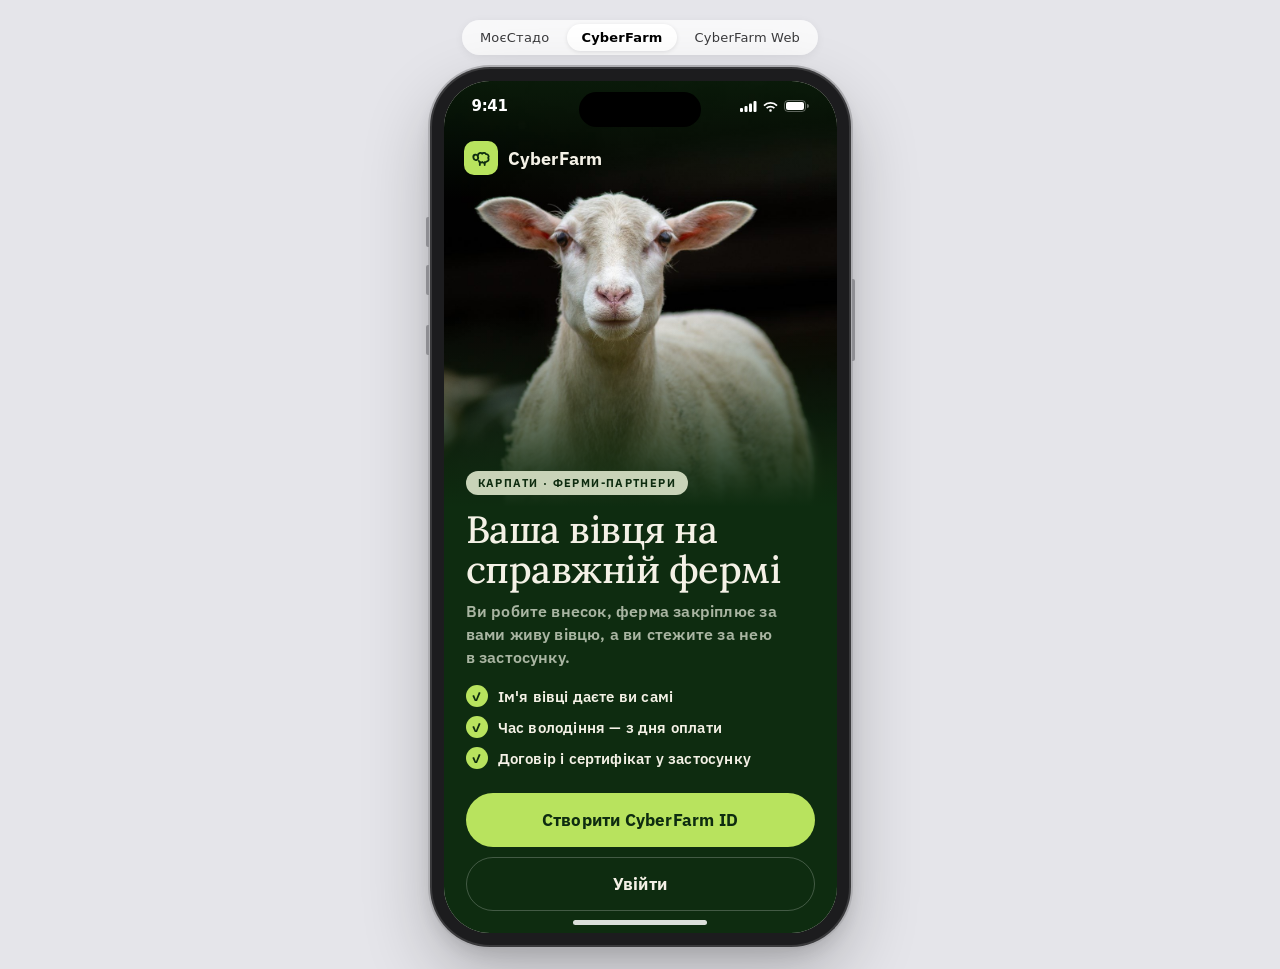
<file: cyberfarm.html>
<!DOCTYPE html>
<html lang="uk">
<head>
  <meta charset="utf-8">
  <meta name="viewport" content="width=device-width, initial-scale=1.0, viewport-fit=cover">
  <title>CyberFarm</title>
  <link rel="preconnect" href="https://fonts.googleapis.com">
  <link rel="preconnect" href="https://fonts.gstatic.com" crossorigin>
  <link rel="stylesheet" href="https://fonts.googleapis.com/css2?family=IBM+Plex+Sans:wght@400;500;600;700&family=Lora:ital,wght@0,500;0,600;1,500&display=swap">
  <link rel="stylesheet" href="./styles.css">
  <style>
    /* CyberFarm (iOS): доповнення до iOS-компонентів зі styles.css */
    body.app-investor { --cf-green: #1E7E34; --cf-lime: #34C759; }
    .cf-screen { display: flex; flex-direction: column; flex: 1 1 auto; min-block-size: 0; position: relative; }
    .cf-p { margin: 0 32px 14px; font-size: 15px; line-height: 1.4; color: var(--ios-secondary); }
    .cf-h { margin: 0 16px 6px; font-size: 28px; line-height: 1.15; font-weight: 700; letter-spacing: -0.4px; }
    .cf-err { margin: -8px 32px 14px; font-size: 14px; color: var(--ios-red); font-weight: 500; }
    .cf-hint { margin: -12px 32px 16px; font-size: 13px; color: var(--ios-secondary); }
    .cf-center { text-align: center; }
    .cf-link-btn { appearance: none; border: 0; background: none; font: inherit; color: var(--ios-tint); font-size: 16px; min-block-size: 44px; display: block; margin: 0 auto; cursor: pointer; text-decoration: none; text-align: center; }

    /* Онбординг */
    .cf-welcome-photo { margin: 6px 16px 18px; border-radius: 22px; overflow: clip; aspect-ratio: 1 / 1; background: #DDE5D6; }
    .cf-welcome-photo img { inline-size: 100%; block-size: 100%; object-fit: cover; display: block; }
    .cf-brand { margin: 0 16px 4px; font-size: 13px; font-weight: 600; color: var(--ios-tint); letter-spacing: .2px; }
    .cf-bul { list-style: none; margin: 0 16px 20px; padding: 0; display: grid; gap: 8px; font-size: 15px; }
    .cf-bul li { display: flex; gap: 10px; align-items: center; }
    .cf-bul li::before { content: '✓'; inline-size: 22px; block-size: 22px; border-radius: 99px; background: rgba(52,199,89,.16); color: var(--cf-green); display: grid; place-items: center; font-size: 13px; font-weight: 700; flex: none; }
    .cf-progress { display: flex; gap: 5px; margin: 6px 16px 14px; }
    .cf-progress span { flex: 1; block-size: 4px; border-radius: 99px; background: var(--ios-fill); }
    .cf-progress span.done { background: var(--ios-tint); }
    .cf-progress span.now { background: rgba(0,122,255,.45); }
    .cf-step-lbl { margin: 8px 16px 0; font-size: 13px; color: var(--ios-secondary); font-weight: 500; }
    .cf-otp { display: flex; justify-content: center; gap: 10px; margin: 10px 0 16px; }
    .cf-otp input { inline-size: 54px; block-size: 62px; border: 0; border-radius: 12px; background: var(--ios-card); text-align: center; font: inherit; font-size: 26px; font-weight: 600; outline: none; }
    .cf-otp input:focus { box-shadow: 0 0 0 2px var(--ios-tint); }
    .cf-check { inline-size: 22px; block-size: 22px; flex: none; accent-color: var(--ios-tint); }
    .cf-tick { color: var(--ios-tint); font-size: 18px; font-weight: 600; }
    .cf-ico { inline-size: 30px; block-size: 30px; border-radius: 7px; display: grid; place-items: center; flex: none; } .cf-ico svg { display: block; }
    .cf-big-ok { inline-size: 84px; block-size: 84px; border-radius: 99px; margin: 30px auto 16px; display: flex; align-items: center; justify-content: center; line-height: 0; background: rgba(52,199,89,.16); color: var(--cf-green); font-size: 40px; font-weight: 700; }
    .cf-big-ok.wait { background: rgba(255,149,0,.15); color: #B25000; }
    .cf-stepper { display: flex; align-items: center; justify-content: center; gap: 26px; margin: 6px 0 18px; }
    .cf-stepper button { inline-size: 50px; block-size: 50px; border-radius: 99px; border: 0; background: var(--ios-card); color: var(--ios-tint); font-size: 26px; cursor: pointer; }
    .cf-stepper button:disabled { color: var(--ios-tertiary); }
    .cf-stepper output { font-size: 54px; font-weight: 700; min-inline-size: 64px; text-align: center; font-variant-numeric: tabular-nums; }
    .cf-doc { margin: 0 16px 16px; background: var(--ios-card); border-radius: 12px; padding: 16px; font-size: 15px; line-height: 1.42; }
    .cf-doc h3 { margin: 0 0 2px; font-size: 17px; }
    .cf-doc ol { margin: 10px 0 0; padding-inline-start: 20px; display: grid; gap: 8px; }

    /* Картки овець (кабінет) */
    .cf-card { display: block; margin: 0 16px 16px; background: var(--ios-card); border-radius: 18px; overflow: clip; color: var(--ios-label); text-decoration: none; }
    .cf-card-photo { position: relative; aspect-ratio: 16 / 10; background: #E8EDE3; overflow: clip; display: block; }
    .cf-card-photo img { inline-size: 100%; block-size: 100%; object-fit: cover; display: block; }
    .cf-card-photo .ios-pill { position: absolute; inset-block-start: 10px; inset-inline-start: 10px; background: rgba(255,255,255,.9); backdrop-filter: blur(8px); }
    .cf-card-body { padding: 12px 16px 14px; }
    .cf-tag { margin: 0; font-size: 12px; font-weight: 600; letter-spacing: .6px; text-transform: uppercase; color: var(--ios-secondary); }
    .cf-name { margin: 2px 0 2px; font-size: 24px; font-weight: 700; letter-spacing: -0.4px; }
    .cf-name.unnamed { color: var(--ios-secondary); font-weight: 600; font-size: 20px; }
    .cf-meta { margin: 0 0 12px; font-size: 14px; color: var(--ios-secondary); }
    .cf-bars { display: grid; grid-template-columns: 1fr 1fr; gap: 14px; margin-bottom: 12px; }
    .cf-bar-h { display: flex; justify-content: space-between; font-size: 13px; color: var(--ios-secondary); margin-bottom: 5px; }
    .cf-track { block-size: 6px; border-radius: 99px; background: var(--ios-fill); overflow: clip; }
    .cf-fill { block-size: 100%; border-radius: 99px; background: var(--ios-green); }
    .cf-card-foot { display: flex; align-items: center; justify-content: space-between; gap: 10px; padding-block-start: 10px; border-block-start: 0.5px solid var(--ios-separator); }
    .cf-card-foot .cf-open { color: var(--ios-tint); font-size: 15px; font-weight: 600; }
    .cf-mini-btn { appearance: none; border: 0; background: var(--ios-tint); color: #fff; font: inherit; font-size: 14px; font-weight: 600; border-radius: 99px; padding: 7px 14px; cursor: pointer; }

    .cf-await-photo { display: grid; place-items: center; background: linear-gradient(160deg, #EEF4E8, #DCE8D2); }
    .cf-await-photo svg { inline-size: 46%; }
    .cf-await-photo .pulse { animation: cfPulse 2.2s ease-in-out infinite; }
    @keyframes cfPulse { 0%,100% { opacity: .3; } 50% { opacity: 1; } }
    .cf-tl { list-style: none; margin: 4px 0 12px; padding: 0; display: grid; gap: 10px; }
    .cf-tl li { display: flex; gap: 10px; font-size: 14px; color: var(--ios-secondary); }
    .cf-tl li b { display: block; color: var(--ios-label); font-weight: 600; font-size: 15px; }
    .cf-tl .dot { inline-size: 22px; block-size: 22px; border-radius: 99px; flex: none; display: grid; place-items: center; border: 1.5px solid var(--ios-tertiary); font-size: 12px; color: #fff; margin-top: 1px; }
    .cf-tl .done .dot { background: var(--ios-green); border-color: var(--ios-green); }
    .cf-tl .now .dot { border-color: var(--ios-orange); }
    .cf-tl .now .dot::after { content: ''; inline-size: 8px; block-size: 8px; border-radius: 99px; background: var(--ios-orange); }
    .cf-demo { appearance: none; border: 1px dashed var(--ios-tertiary); background: transparent; color: var(--ios-secondary); font: inherit; font-size: 13px; border-radius: 10px; padding: 8px 12px; cursor: pointer; }
    .cf-add { display: flex; align-items: center; justify-content: center; gap: 8px; margin: 0 16px 16px; min-block-size: 56px; border-radius: 18px; border: 1.5px dashed var(--ios-tertiary); color: var(--ios-tint); font-size: 16px; font-weight: 600; text-decoration: none; }

    /* Моя вівця */
    .cf-hero-photo { margin: 0 16px 14px; border-radius: 18px; overflow: clip; aspect-ratio: 4 / 3; background: #E8EDE3; }
    .cf-hero-photo img { inline-size: 100%; block-size: 100%; object-fit: cover; display: block; }
    .cf-title-row { display: flex; align-items: flex-start; justify-content: space-between; gap: 10px; margin: 0 16px 16px; }
    .cf-title-row h2 { margin: 0; font-size: 32px; line-height: 1.1; font-weight: 700; letter-spacing: -0.5px; word-break: break-word; }
    .cf-title-row p { margin: 4px 0 0; font-size: 15px; color: var(--ios-secondary); }
    .cf-health-ico { inline-size: 36px; block-size: 36px; border-radius: 10px; display: grid; place-items: center; background: rgba(52,199,89,.16); color: var(--cf-green); flex: none; }
    .cf-health-ico.check { background: rgba(255,149,0,.15); color: #B25000; }
    .cf-val { color: var(--ios-secondary); font-size: 16px; text-align: end; }
    .cf-map { position: relative; aspect-ratio: 16 / 9; background: #DCE8D2; }
    .cf-map svg { inline-size: 100%; block-size: 100%; display: block; }
    .cf-pin { position: absolute; inline-size: 16px; block-size: 16px; margin: -8px 0 0 -8px; border-radius: 99px; background: var(--ios-tint); border: 3px solid #fff; box-shadow: 0 0 0 8px rgba(0,122,255,.18); }
    .cf-map-lbl { position: absolute; inset-inline: 10px; inset-block-end: 8px; display: flex; justify-content: space-between; font-size: 12px; color: #1F3B1A; font-weight: 500; }
    .cf-cert { margin: 0 16px 20px; border-radius: 16px; padding: 16px; background: linear-gradient(145deg, #FFFFFF, #EEF5EA); }
    .cf-cert-h { display: flex; gap: 12px; align-items: center; margin-bottom: 10px; }
    .cf-seal { inline-size: 44px; block-size: 44px; border-radius: 99px; background: var(--cf-green); color: #fff; display: grid; place-items: center; flex: none; }
    .cf-mono { font-family: ui-monospace, 'SF Mono', Menlo, monospace; font-size: 13px; color: var(--ios-secondary); }
    .cf-cert p { margin: 0 0 12px; font-size: 15px; line-height: 1.4; }
    .cf-cert .ios-primary-btn, .cf-cert .ios-secondary-btn { inline-size: 100%; margin: 0 0 8px; }
    .cf-cert details { font-size: 13px; color: var(--ios-secondary); margin-top: 4px; }
    .cf-cert summary { cursor: pointer; min-block-size: 36px; display: flex; align-items: center; color: var(--ios-tint); font-size: 14px; }
    .cf-cert code { display: block; word-break: break-all; font-size: 12px; background: rgba(0,0,0,.04); border-radius: 8px; padding: 8px; margin-top: 6px; }

    /* Мій внесок */
    .cf-notice { margin: 0 16px 18px; padding: 18px; border-radius: 18px; background: #0E2C10; color: #F4F1E6; }
    .cf-notice-ico { inline-size: 34px; block-size: 34px; border-radius: 99px; background: rgba(255,255,255,.12); display: grid; place-items: center; margin-bottom: 10px; font-weight: 700; }
    .cf-notice p { margin: 0; font-size: 21px; line-height: 1.25; font-weight: 700; letter-spacing: -0.3px; }
    .cf-notice small { display: block; margin-top: 10px; font-size: 14px; color: #B7C4B0; line-height: 1.35; }
    .cf-notice b { color: #B8E35E; }
    .cf-period { display: flex; justify-content: space-between; font-size: 12.5px; color: var(--ios-secondary); margin-top: 6px; }
    .cf-pay { display: block; padding: 12px 16px; position: relative; }
    .cf-pay + .cf-pay::before { content: ''; position: absolute; inset-block-start: 0; inset-inline: 16px 0; border-block-start: 0.5px solid var(--ios-separator); }
    .cf-pay-h { display: flex; justify-content: space-between; gap: 10px; align-items: baseline; margin-bottom: 8px; }
    .cf-pay-h b { font-size: 16px; }
    .cf-pay-h strong { font-size: 16px; font-variant-numeric: tabular-nums; white-space: nowrap; }
    .cf-soon-card { margin: 0 16px 16px; border-radius: 18px; padding: 16px; background: var(--ios-card); font-size: 15px; color: var(--ios-secondary); line-height: 1.4; }
    .cf-soon-card b { color: var(--ios-label); display: block; margin-bottom: 4px; font-size: 16px; }

    /* Профіль */
    .cf-id { margin: 0 16px 20px; background: var(--ios-card); border-radius: 16px; padding: 18px 16px; text-align: center; }
    .cf-avatar { inline-size: 72px; block-size: 72px; border-radius: 99px; margin: 0 auto 10px; display: grid; place-items: center; background: linear-gradient(135deg, #34C759, #1E7E34); color: #fff; font-size: 26px; font-weight: 600; }
    .cf-id h2 { margin: 0; font-size: 20px; }
    .cf-id p { margin: 2px 0 10px; }

    /* Сертифікат у шторці */
    .cf-certificate { margin: 0 16px 16px; background: #FBF8EE; border: 1px solid #E2D9BE; border-radius: 16px; padding: 22px 18px; text-align: center; }
    .cf-certificate h3 { margin: 10px 0 2px; font-size: 22px; }
    .cf-certificate .who { font-size: 20px; font-weight: 700; margin: 4px 0; }
    .cf-certificate dl { display: grid; grid-template-columns: auto 1fr; gap: 6px 12px; text-align: start; font-size: 14px; margin: 16px 0 0; }
    .cf-certificate dt { color: var(--ios-secondary); }
    .cf-certificate dd { margin: 0; font-weight: 600; }
    .cf-suggest { display: flex; flex-wrap: wrap; gap: 8px; margin: -6px 16px 18px; }
    .cf-suggest button { appearance: none; border: 0; background: var(--ios-card); color: var(--ios-label); font: inherit; font-size: 15px; border-radius: 99px; padding: 8px 14px; cursor: pointer; }

    .ios-tab { position: relative; }
    .cf-soon-badge { position: absolute; inset-block-start: 2px; inset-inline-end: 6px; font-size: 9px; font-weight: 700; text-transform: uppercase; letter-spacing: .2px; background: #FF9500; color: #fff; border-radius: 99px; padding: 1px 5px; }
    .ios-tab[aria-disabled="true"] { opacity: .55; }
    @media (prefers-reduced-motion: reduce) { .cf-await-photo .pulse { animation: none; } }

    /* ===== Бренд CyberFarm: кремовий фон, темно-зелені картки, лайм, Lora + IBM Plex Sans ===== */
    body.cf-brand {
      --cf-bg: #F6F4EC; --cf-forest: #0E2C10; --cf-forest-2: #183D18; --cf-cream: #F4F1E6; --cf-muted-d: #A9B5A2;
      --cf-lime: #B8E35E; --cf-sage: #C8D3B8; --cf-ink: #10260F; --cf-muted: #66705F; --cf-line: #E4E0D2;
      --ios-tint: #0E2C10; --ios-green: #7DBA2F; --ios-green-ink: #3E6B10;
    }
    .cf-brand .iphone-screen, .cf-brand .ios-app { --ios-bg: #F6F4EC; --ios-label: #10260F; --ios-secondary: #66705F; --ios-separator: rgba(16,38,15,.12); --ios-fill: rgba(16,38,15,.07); }
    .cf-brand .ios-app, .cf-brand .ios-navbar, .cf-brand .ios-sheet { background: var(--cf-bg); }
    .cf-brand .ios-subpage-navbar { background: rgba(246,244,236,.9); }
    .cf-brand .ios-app, .cf-brand .ios-app button, .cf-brand .ios-app input, .cf-brand .ios-sheet { font-family: 'IBM Plex Sans', -apple-system, system-ui, sans-serif; }
    .cf-brand .ios-large-title, .cf-brand .cf-h, .cf-brand .cf-name, .cf-brand .cf-title-row h2, .cf-brand .cf-notice p, .cf-brand .cf-certificate h3, .cf-brand .cf-certificate .who, .cf-brand .ios-stat-val, .cf-brand .cf-stepper output, .cf-brand .cf-id h2 { font-family: 'Lora', Georgia, serif; font-weight: 500; letter-spacing: -0.3px; }
    .cf-brand .ios-large-title { font-size: 36px; }
    .cf-brand .ios-navbar-eyebrow { display: inline-block; background: var(--cf-sage); color: var(--cf-forest); font-size: 11px; font-weight: 700; letter-spacing: 1.2px; text-transform: uppercase; padding: 4px 10px; border-radius: 99px; }
    .cf-brand .ios-section-header { color: var(--cf-muted); font-weight: 600; letter-spacing: .6px; font-size: 12px; }
    .cf-brand .ios-group, .cf-brand .cf-doc, .cf-brand .cf-soon-card, .cf-brand .cf-id, .cf-brand .ios-stats-card { border: 1px solid var(--cf-line); }
    .cf-brand .ios-primary-btn { background: var(--cf-forest); color: var(--cf-cream); border-radius: 99px; font-weight: 700; }
    .cf-brand .ios-secondary-btn { background: transparent; color: var(--cf-forest); border: 1px solid var(--cf-line); border-radius: 99px; font-weight: 700; }
    .cf-brand .ios-nav-btn, .cf-brand .ios-back-link, .cf-brand .cf-link-btn, .cf-brand .cf-tick, .cf-brand .cf-card-foot .cf-open { color: #2F5A12; }
    .cf-brand .ios-switch:checked { background: var(--cf-forest); }
    .cf-brand .cf-progress span.done { background: var(--cf-forest); }
    .cf-brand .cf-progress span.now { background: var(--cf-lime); }
    .cf-brand .cf-otp input:focus { box-shadow: 0 0 0 2px var(--cf-forest); }
    .cf-brand .cf-big-ok { background: var(--cf-lime); color: var(--cf-forest); }
    .cf-brand .cf-stepper button { color: var(--cf-forest); border: 1px solid var(--cf-line); }
    body.app-investor.cf-brand .ios-tab { color: rgba(16,38,15,.6); display: flex; flex-direction: column; align-items: center; justify-content: center; gap: 2px; }
    body.app-investor.cf-brand .ios-tab[aria-selected="true"] { color: var(--cf-forest); background: var(--cf-lime); box-shadow: none; }
    .cf-tab-svg { display: block; flex: none; }
    .cf-footer-bar { flex: none; padding: 10px 0 30px; background: var(--ios-bg); border-block-start: 0.5px solid var(--ios-separator); }
    .cf-footer-bar .ios-primary-btn, .cf-footer-bar .ios-secondary-btn { margin-block: 0 8px; }
    .cf-footer-bar > :last-child { margin-block-end: 0; }
    .cf-footer-bar .cf-link-btn { min-block-size: 36px; }
    .ios-sheet > .cf-footer-bar { padding-block-end: 32px; }
    .cf-cert .cf-disclosure { margin-top: 6px; background: #fff; border: 1px solid var(--cf-line); border-radius: 12px; overflow: clip; }
    .cf-cert .cf-disclosure summary { list-style: none; display: flex; align-items: center; justify-content: space-between; gap: 10px; min-block-size: 48px; padding: 0 14px; color: var(--cf-forest); font-size: 15px; font-weight: 600; cursor: pointer; }
    .cf-cert .cf-disclosure summary::-webkit-details-marker { display: none; }
    .cf-cert .cf-disclosure summary:active { background: rgba(0,0,0,.04); }
    .cf-chev { color: var(--cf-muted); flex: none; transition: transform .2s ease; }
    .cf-disclosure[open] .cf-chev { transform: rotate(90deg); }
    .cf-disc-body { padding: 0 14px 14px; font-size: 13px; color: var(--cf-muted); line-height: 1.4; }
    #sheet-end { justify-self: end; display: flex; justify-content: flex-end; }
    .ios-sheet-header h2 { white-space: nowrap; overflow: hidden; text-overflow: ellipsis; }
    .cf-kyc { margin: 0 16px 16px; display: flex; gap: 12px; align-items: flex-start; background: #FFF4D6; border: 1px solid #F2DFA6; border-radius: 18px; padding: 14px; color: #3D2B00; }
    .cf-kyc-ico { inline-size: 36px; block-size: 36px; border-radius: 99px; background: #F2C14E; color: #3D2B00; display: flex; align-items: center; justify-content: center; flex: none; }
    .cf-kyc-ico svg { display: block; }
    .cf-kyc b { display: block; font-size: 16px; margin-bottom: 2px; }
    .cf-kyc > div > span { display: block; font-size: 14px; line-height: 1.38; color: #6B5310; }
    .cf-kyc .cf-demo { margin-top: 10px; border-color: #D9C27A; color: #6B5310; }
    .cf-round-add { inline-size: 36px; block-size: 36px; border-radius: 99px; background: var(--cf-forest); color: var(--cf-lime); display: flex; align-items: center; justify-content: center; flex: none; }
    .cf-round-add svg { display: block; }
    .cf-brand .cf-card .ios-primary-btn { background: var(--cf-lime); color: var(--cf-forest); }
    .cf-brand .cf-card .cf-big-ok { background: rgba(184,227,94,.18); color: var(--cf-lime); }
    .cf-brand .cf-soon-badge { background: #F2C14E; color: #3D2B00; }
    .cf-brand .cf-avatar { background: var(--cf-forest); color: var(--cf-lime); }
    .cf-brand .cf-seal { background: var(--cf-forest); color: var(--cf-lime); }
    .cf-brand .ios-pill.green { background: rgba(184,227,94,.35); color: #2F4A0B; }
    .cf-brand .cf-notice-ico { background: var(--cf-lime); color: var(--cf-forest); }
    .cf-brand .cf-mini-btn { background: var(--cf-lime); color: var(--cf-forest); }
    .cf-brand .cf-add { color: var(--cf-forest); border-color: #CFC9B5; }
    .cf-brand .cf-pin { background: var(--cf-forest); box-shadow: 0 0 0 8px rgba(184,227,94,.45); }

    /* Картки овець — як у кабінеті: фото + темно-зелений блок */
    .cf-brand .cf-card { background: var(--cf-forest); color: var(--cf-cream); border-radius: 22px; }
    .cf-brand .cf-card .cf-tag { color: var(--cf-lime); letter-spacing: 1.6px; }
    .cf-brand .cf-card .cf-name { font-size: 30px; color: var(--cf-cream); }
    .cf-brand .cf-card .cf-name.unnamed { color: var(--cf-muted-d); font-style: italic; font-size: 24px; }
    .cf-brand .cf-card .cf-meta, .cf-brand .cf-card .cf-bar-h { color: var(--cf-muted-d); }
    .cf-brand .cf-card .cf-track { background: rgba(255,255,255,.12); }
    .cf-brand .cf-card .cf-fill { background: var(--cf-lime); }
    .cf-brand .cf-card .cf-card-foot { border-block-start-color: rgba(255,255,255,.1); }
    .cf-brand .cf-card .cf-card-foot .cf-open { color: var(--cf-lime); }
    .cf-brand .cf-card .ios-pill { background: rgba(255,255,255,.1); color: var(--cf-cream); }
    .cf-brand .cf-card .cf-card-photo .ios-pill { background: rgba(14,44,16,.75); color: var(--cf-lime); }
    .cf-brand .cf-card .cf-tl li { color: var(--cf-muted-d); }
    .cf-brand .cf-card .cf-tl li b { color: var(--cf-cream); }
    .cf-brand .cf-card .cf-tl .dot { border-color: rgba(255,255,255,.3); }
    .cf-brand .cf-card .cf-tl .done .dot { background: var(--cf-lime); border-color: var(--cf-lime); color: var(--cf-forest); }
    .cf-brand .cf-card .cf-demo { color: var(--cf-muted-d); border-color: rgba(255,255,255,.3); }
    .cf-brand .cf-await-photo { background: radial-gradient(120% 90% at 50% 100%, #24502A 0%, var(--cf-forest-2) 55%, var(--cf-forest) 100%); }
    .cf-brand .cf-await-photo svg g { stroke: var(--cf-lime); opacity: .9; }
    .cf-brand .cf-await-photo .ios-pill.orange { background: #F2C14E; color: #3D2B00; }
    .cf-brand .cf-card:not(.light) .cf-card-body > .ios-pill { color: var(--cf-cream); }

    /* Перший екран */
    .cf-brand .cf-title-row { background: var(--cf-forest); color: var(--cf-cream); border-radius: 0 0 22px 22px; padding: 18px 18px 16px; position: relative; }
    .cf-brand .cf-title-row .cf-tag { color: var(--cf-lime); letter-spacing: 1.6px; }
    .cf-brand .cf-title-row h2 { font-size: 36px; color: var(--cf-cream); }
    .cf-brand .cf-title-row p { color: var(--cf-muted-d); }
    .cf-brand .cf-title-row .ios-nav-btn { flex: none; white-space: nowrap; color: var(--cf-forest); background: var(--cf-lime); border-radius: 99px; min-block-size: 36px; padding: 6px 14px; font-size: 15px; font-weight: 600; }
    .cf-brand .cf-hero-photo { border-radius: 22px 22px 0 0; margin-bottom: 0; }
    .cf-wel { position: absolute; inset: 0; background: var(--cf-forest); color: var(--cf-cream); display: flex; flex-direction: column; overflow-y: auto; scrollbar-width: none; }
    .cf-wel-photo { position: relative; flex: none; block-size: 50%; min-block-size: 330px; }
    .cf-wel-photo img { inline-size: 100%; block-size: 100%; object-fit: cover; object-position: 50% 35%; display: block; }
    .cf-wel-photo::after { content: ''; position: absolute; inset: 0; background: linear-gradient(180deg, rgba(14,44,16,.55) 0%, rgba(14,44,16,0) 28%, rgba(14,44,16,0) 55%, #0E2C10 100%); }
    .cf-wel-logo { position: absolute; z-index: 1; inset-block-start: 60px; inset-inline-start: 20px; display: flex; align-items: center; gap: 10px; font-weight: 700; font-size: 18px; color: var(--cf-cream); }
    .cf-wel-logo span { inline-size: 34px; block-size: 34px; border-radius: 10px; background: var(--cf-lime); color: var(--cf-forest); display: grid; place-items: center; }
    .cf-wel-body { padding: 0 22px 44px; margin-block-start: -36px; position: relative; z-index: 1; display: flex; flex-direction: column; flex: 1; }
    .cf-wel-eyebrow { align-self: flex-start; background: var(--cf-sage); color: var(--cf-forest); font-size: 11px; font-weight: 700; letter-spacing: 1.4px; text-transform: uppercase; padding: 5px 12px; border-radius: 99px; }
    .cf-wel h1 { font-family: 'Lora', Georgia, serif; font-weight: 500; font-size: 38px; line-height: 1.06; letter-spacing: -0.5px; margin: 14px 0 10px; }
    .cf-wel p { margin: 0 0 16px; font-size: 16px; line-height: 1.45; color: var(--cf-muted-d); }
    .cf-wel ul { list-style: none; margin: 0 0 24px; padding: 0; display: grid; gap: 9px; font-size: 15px; }
    .cf-wel li { display: flex; gap: 10px; align-items: center; }
    .cf-wel li::before { content: '✓'; inline-size: 22px; block-size: 22px; flex: none; border-radius: 99px; background: var(--cf-lime); color: var(--cf-forest); display: grid; place-items: center; font-size: 12px; font-weight: 800; }
    .cf-wel-cta { margin-block-start: auto; display: grid; gap: 10px; }
    .cf-wel-cta a { min-block-size: 54px; border-radius: 99px; display: grid; place-items: center; font-weight: 700; font-size: 17px; text-decoration: none; }
    .cf-wel-cta .lime { background: var(--cf-lime); color: var(--cf-forest); }
    .cf-wel-cta .ghost { color: var(--cf-cream); border: 1px solid rgba(255,255,255,.22); }
  </style>
</head>
<body class="app-investor cf-brand">
  <div id="sr-live" class="visually-hidden" aria-live="polite"></div>

  <nav class="studio-bar" aria-label="Перемикання прототипів">
    <a class="studio-link" href="./moe-stado.html">МоєСтадо</a>
    <a class="studio-link active" href="./cyberfarm.html">CyberFarm</a>
    <a class="studio-link" href="./cyberfarm-web.html">CyberFarm Web</a>
  </nav>

  <div class="iphone-device">
    <div class="iphone-screen">
      <div class="ios-statusbar" aria-hidden="true">
        <span class="ios-time">9:41</span>
        <div class="dynamic-island"></div>
        <div class="ios-status-icons">
          <svg width="17" height="11" viewBox="0 0 17 11" fill="currentColor"><rect x="0" y="7" width="3" height="4" rx="1"/><rect x="4.5" y="5" width="3" height="6" rx="1"/><rect x="9" y="2.5" width="3" height="8.5" rx="1"/><rect x="13.5" y="0" width="3" height="11" rx="1"/></svg>
          <svg width="15" height="11" viewBox="0 0 15 11" fill="currentColor"><path d="M7.5 10.8a1.3 1.3 0 1 0 0-2.6 1.3 1.3 0 0 0 0 2.6Zm-3.3-3a4.7 4.7 0 0 1 6.6 0l1.2-1.2a6.4 6.4 0 0 0-9 0l1.2 1.2Zm-2.6-2.6a8.3 8.3 0 0 1 11.8 0L14.6 4A10 10 0 0 0 .4 4l1.2 1.2Z"/></svg>
          <svg width="25" height="12" viewBox="0 0 25 12" fill="none"><rect x="0.5" y="0.5" width="21" height="11" rx="3.5" stroke="currentColor" stroke-opacity="0.35"/><rect x="2" y="2" width="18" height="8" rx="2" fill="currentColor"/><path d="M23 4v4a2 2 0 0 0 0-4Z" fill="currentColor" fill-opacity="0.4"/></svg>
        </div>
      </div>

      <div id="ios-banner" class="ios-banner" role="status">
        <p class="ios-banner-title"></p>
        <p class="ios-banner-sub"></p>
      </div>

      <div id="main-app" class="ios-app"></div>

      <div id="sheet" class="ios-sheet-layer" hidden role="dialog" aria-modal="true" aria-labelledby="sheet-title">
        <div class="ios-sheet">
          <div class="ios-sheet-grabber"></div>
          <div class="ios-sheet-header">
            <button type="button" class="ios-nav-btn start-action" data-close>Закрити</button>
            <h2 id="sheet-title"></h2>
            <span id="sheet-end"></span>
          </div>
          <div class="ios-sheet-body" id="sheet-body"></div>
        </div>
      </div>

      <div class="home-indicator" aria-hidden="true"></div>
    </div>
  </div>

  <script src="./shared-data.js"></script>
  <script src="./cyberfarm-data.js"></script>
  <script>
  (function () {
    'use strict';
    const CF = window.CyberFarm;
    const Store = window.SheepSystemStore;
    const UI = window.SheepSystemUI;
    const mainApp = document.getElementById('main-app');
    const sheet = document.getElementById('sheet');

    // ---------- Утиліти ----------
    const esc = (s) => String(s ?? '').replace(/&/g, '&amp;').replace(/</g, '&lt;').replace(/>/g, '&gt;').replace(/"/g, '&quot;');
    const money = (n) => new Intl.NumberFormat('uk-UA', { maximumFractionDigits: 0 }).format(n) + ' ₴';
    const dLong = (iso) => new Intl.DateTimeFormat('uk-UA', { day: 'numeric', month: 'long', year: 'numeric' }).format(new Date(iso)).replace(/\s*р\.$/, '');
    const dShort = (iso) => new Intl.DateTimeFormat('uk-UA', { day: 'numeric', month: 'long' }).format(new Date(iso));
    function plural(n, a, b, c) { const m10 = n % 10, m100 = n % 100; if (m10 === 1 && m100 !== 11) return a; if (m10 >= 2 && m10 <= 4 && (m100 < 10 || m100 >= 20)) return b; return c; }
    const days = (n) => `${n} ${plural(n, 'день', 'дні', 'днів')}`;
    function age(birth) {
      const b = new Date(birth), now = new Date();
      let m = (now.getFullYear() - b.getFullYear()) * 12 + now.getMonth() - b.getMonth();
      if (now.getDate() < b.getDate()) m--;
      const y = Math.floor(m / 12); m %= 12;
      return [y ? `${y} ${plural(y, 'рік', 'роки', 'років')}` : '', m ? `${m} міс.` : ''].filter(Boolean).join(' ') || 'до місяця';
    }
    const go = (h) => { location.hash = h; };
    const banner = (t, s) => UI.showBanner(t, s || '');
    const initials = (n) => String(n || '').split(/\s+/).slice(0, 2).map((w) => w[0] || '').join('').toUpperCase();
    const BACK = '<svg width="20" height="20" viewBox="0 0 24 24" fill="none" stroke="currentColor" stroke-width="2.4" aria-hidden="true"><path d="m15 19-7-7 7-7" stroke-linecap="round" stroke-linejoin="round"/></svg>';
    const SEAL = '<svg width="22" height="22" viewBox="0 0 24 24" fill="none" stroke="currentColor" stroke-width="2" stroke-linecap="round" stroke-linejoin="round" aria-hidden="true"><path d="M12 3 4 6v6c0 4.5 3.4 8.3 8 9 4.6-.7 8-4.5 8-9V6l-8-3Z"/><path d="m8.5 12 2.5 2.5 4.5-5"/></svg>';
    const HEART = '<svg width="20" height="20" viewBox="0 0 24 24" fill="none" stroke="currentColor" stroke-width="2.2" stroke-linecap="round" stroke-linejoin="round" aria-hidden="true"><path d="M12 20s-7-4.4-7-10a4 4 0 0 1 7-2.6A4 4 0 0 1 19 10c0 5.6-7 10-7 10Z"/></svg>';
    const AWAIT_ART = `<svg viewBox="0 0 200 150" aria-hidden="true"><g fill="none" stroke="#1E7E34" stroke-width="3" stroke-linecap="round" stroke-linejoin="round" stroke-dasharray="7 8" opacity=".7"><path d="M62 66c2-14 15-22 28-18 6-10 22-13 31-4 11-4 24 3 25 15 11 3 15 16 9 25 4 11-4 22-15 21-5 9-18 11-26 4-9 6-21 3-26-6-12 0-20-10-17-20"/><ellipse cx="46" cy="76" rx="15" ry="18" transform="rotate(-15 46 76)"/><path d="M94 116v20M128 116v20"/></g><circle class="pulse" cx="100" cy="82" r="7" fill="#FF9500"/></svg>`;

    // ---------- Каркас екранів ----------
    const TABS = [
      { id: 'home', label: 'Мої вівці', svg: '<path d="M8.4 8.6a2.8 2.8 0 0 1 4.9-1.7 2.8 2.8 0 0 1 4.8.5 2.8 2.8 0 0 1 2.5 4.5 2.8 2.8 0 0 1-2.3 4.5 2.8 2.8 0 0 1-4.6.5 2.8 2.8 0 0 1-4.4-1.5" stroke-linejoin="round"/><ellipse cx="5.7" cy="11.3" rx="2.8" ry="3.3" transform="rotate(-15 5.7 11.3)"/><path d="M3.3 9 1.9 8.1M10.6 17v3.4M16.4 17v3.4" stroke-linecap="round"/>' },
      { id: 'contribution', label: 'Мій внесок', svg: '<rect x="3" y="6" width="18" height="13" rx="3"/><path d="M3 10h18M16 14.5h2" stroke-linecap="round"/><path d="M6 6V5a2 2 0 0 1 2-2h8" stroke-linecap="round"/>' },
      { id: 'market', label: 'Маркет', soon: true, svg: '<path d="M5 8h14l-1.2 10.2a2 2 0 0 1-2 1.8H8.2a2 2 0 0 1-2-1.8L5 8Z" stroke-linejoin="round"/><path d="M9 10.5V7a3 3 0 0 1 6 0v3.5" stroke-linecap="round"/>' },
      { id: 'profile', label: 'Профіль', svg: '<circle cx="12" cy="8.5" r="3.8"/><path d="M5 19.5c1.6-3 4.1-4.5 7-4.5s5.4 1.5 7 4.5" stroke-linecap="round"/>' }
    ];
    function tabbar(current) {
      return `<nav class="ios-tabbar" aria-label="Головна навігація">${TABS.map((t) => `
        <a class="ios-tab" href="#/${t.id}" aria-selected="${t.id === current}" style="text-decoration:none;">
          <svg class="cf-tab-svg" width="24" height="24" viewBox="0 0 24 24" fill="none" stroke="currentColor" stroke-width="1.9" aria-hidden="true">${t.svg}</svg>
          <span>${t.label}</span>${t.soon ? '<span class="cf-soon-badge">Скоро</span>' : ''}
        </a>`).join('')}</nav>`;
    }
    // Вкладка: великий заголовок + скрол + таббар
    function tabScreen(current, eyebrow, title, body, endBtn) {
      mainApp.innerHTML = `
        <section class="cf-screen">
          <header class="ios-navbar">
            <div class="ios-navbar-top"><span class="ios-navbar-eyebrow">${eyebrow}</span>${endBtn || ''}</div>
            <h1 class="ios-large-title">${title}</h1>
          </header>
          <div class="ios-scroll" style="padding-block:10px calc(var(--tabbar-h) + var(--tabbar-bottom) + 28px);">${body}</div>
        </section>${tabbar(current)}`;
    }
    // Підсторінка: UINavigationBar з «Назад»
    function subScreen(back, backLabel, title, body, end) {
      mainApp.innerHTML = `
        <section class="cf-screen">
          <header class="ios-subpage-navbar">
            ${back ? `<a class="ios-back-link" href="${back}">${BACK}<span>${backLabel}</span></a>` : '<span></span>'}
            <h1>${title}</h1>
            <div class="ios-subpage-end">${end || ''}</div>
          </header>
          <main class="ios-scroll" style="padding-block-start:14px;">${body}</main>
        </section>`;
      pinFooter(mainApp.querySelector('.cf-screen'));
    }
    // Кнопки дій прибиті до низу екрана/шторки
    function pinFooter(container) {
      const parts = container.querySelectorAll('.cf-footer');
      if (!parts.length) return;
      const bar = document.createElement('div');
      bar.className = 'cf-footer-bar';
      parts.forEach((p) => { while (p.firstChild) bar.appendChild(p.firstChild); p.remove(); });
      container.appendChild(bar);
    }
    const progress = (total, now) => `<div class="cf-progress" aria-hidden="true">${Array.from({ length: total }, (_, i) => `<span class="${i < now ? 'done' : i === now ? 'now' : ''}"></span>`).join('')}</div>`;

    // ---------- Шторка ----------
    let sheetInvoker = null;
    function openSheet(title, body, end, invoker) {
      sheetInvoker = invoker || document.activeElement;
      document.getElementById('sheet-title').textContent = title;
      document.getElementById('sheet-end').innerHTML = end || '';
      document.getElementById('sheet-body').innerHTML = body;
      document.getElementById('sheet-body').scrollTop = 0;
      sheet.querySelectorAll('.ios-sheet > .cf-footer-bar').forEach((x) => x.remove());
      const sb = document.getElementById('sheet-body');
      if (sb.querySelector('.cf-footer')) {
        const bar = document.createElement('div'); bar.className = 'cf-footer-bar';
        sb.querySelectorAll('.cf-footer').forEach((p) => { while (p.firstChild) bar.appendChild(p.firstChild); p.remove(); });
        sb.parentNode.appendChild(bar);
      }
      UI.openSheet(sheet, mainApp);
    }
    function closeSheet() { if (!sheet.hidden) UI.closeSheet(sheet, mainApp, sheetInvoker); }
    sheet.addEventListener('click', (e) => { if (e.target === sheet || e.target.closest('[data-close]')) closeSheet(); });
    document.addEventListener('keydown', (e) => { if (e.key === 'Escape') closeSheet(); });

    function otpHtml(id) { return `<div class="cf-otp" id="${id}">${[1, 2, 3, 4].map((i) => `<input inputmode="numeric" maxlength="1" aria-label="Цифра ${i}" autocomplete="one-time-code">`).join('')}</div>`; }
    function wireOtp(id, onDone) {
      const ins = Array.from(document.querySelectorAll(`#${id} input`));
      ins.forEach((inp, i) => {
        inp.addEventListener('input', () => {
          inp.value = inp.value.replace(/\D/g, '').slice(-1);
          if (inp.value && ins[i + 1]) ins[i + 1].focus();
          const code = ins.map((x) => x.value).join('');
          if (code.length === 4) onDone(code, () => { ins.forEach((x) => { x.value = ''; }); ins[0].focus(); });
        });
        inp.addEventListener('keydown', (e) => { if (e.key === 'Backspace' && !inp.value && ins[i - 1]) ins[i - 1].focus(); });
      });
      setTimeout(() => ins[0] && ins[0].focus(), 350);
    }

    // ---------- Маршрутизація ----------
    const PUBLIC = ['welcome', 'signup', 'login'];
    const V = {};
    function route() {
      const raw = location.hash.replace(/^#\/?/, '');
      const [name, param] = raw.split('/');
      const me = CF.me();
      let r = name || (me ? 'home' : 'welcome');
      if (!me && !PUBLIC.includes(r)) r = 'welcome';
      if (me && PUBLIC.includes(r)) r = 'home';
      if (me && !me.phoneVerified) r = 'otp';
      else if (me && (!me.kyc || me.kyc === 'none')) r = 'kyc';
      if (r !== name) history.replaceState(null, '', '#/' + r);
      if (!sheet.hidden) { sheet.classList.remove('open'); sheet.hidden = true; mainApp.removeAttribute('inert'); mainApp.classList.remove('scaled-back'); }
      document.querySelector('.iphone-screen').classList.toggle('status-light', r === 'welcome');
      (V[r] || V.home)(param);
      document.title = 'CyberFarm';
    }
    window.addEventListener('hashchange', route);

    // ================= ГІСТЬ =================
    V.welcome = function () {
      mainApp.innerHTML = `
        <section class="cf-wel">
          <div class="cf-wel-photo">
            <img src="./images/sheep-2.jpg" alt="Вівця на карпатському пасовищі">
            <div class="cf-wel-logo"><span><svg width="20" height="20" viewBox="0 0 24 24" fill="none" stroke="currentColor" stroke-width="2.2" stroke-linecap="round" stroke-linejoin="round" aria-hidden="true"><path d="M8.4 8.6a2.8 2.8 0 0 1 4.9-1.7 2.8 2.8 0 0 1 4.8.5 2.8 2.8 0 0 1 2.5 4.5 2.8 2.8 0 0 1-2.3 4.5 2.8 2.8 0 0 1-4.6.5 2.8 2.8 0 0 1-4.4-1.5"/><ellipse cx="5.7" cy="11.3" rx="2.8" ry="3.3" transform="rotate(-15 5.7 11.3)"/><path d="M10.6 17v3.4M16.4 17v3.4"/></svg></span>CyberFarm</div>
          </div>
          <div class="cf-wel-body">
            <span class="cf-wel-eyebrow">Карпати · ферми-партнери</span>
            <h1>Ваша вівця на справжній фермі</h1>
            <p>Ви робите внесок, ферма закріплює за вами живу вівцю, а ви стежите за нею в застосунку.</p>
            <ul>
              <li>Ім'я вівці даєте ви самі</li>
              <li>Час володіння — з дня оплати</li>
              <li>Договір і сертифікат у застосунку</li>
            </ul>
            <div class="cf-wel-cta">
              <a class="lime" href="#/signup">Створити CyberFarm ID</a>
              <a class="ghost" href="#/login">Увійти</a>
            </div>
          </div>
        </section>`;
    };

    V.signup = function () {
      subScreen('#/welcome', 'Назад', 'Реєстрація', `
        <p class="cf-step-lbl">Крок 1 з 3 · Акаунт</p>
        ${progress(3, 0)}
        <form id="f" novalidate>
          <div class="ios-section-header">CyberFarm ID</div>
          <div class="ios-group">
            <div class="ios-field-row"><label for="s-name">ПІБ</label><input id="s-name" autocomplete="name" placeholder="Як у паспорті"></div>
            <div class="ios-field-row"><label for="s-email">Пошта</label><input id="s-email" type="email" autocomplete="email" placeholder="name@mail.com" autocapitalize="none"></div>
            <div class="ios-field-row"><label for="s-phone">Телефон</label><input id="s-phone" type="tel" autocomplete="tel" value="+380 "></div>
            <div class="ios-field-row"><label for="s-pass">Пароль</label><input id="s-pass" type="password" autocomplete="new-password" placeholder="від 8 символів"></div>
          </div>
          <div class="ios-group">
            <label class="ios-row" style="cursor:pointer;"><span class="ios-row-main" style="font-size:15px;">Погоджуюсь з умовами користування та обробкою персональних даних</span><input type="checkbox" class="ios-switch" id="s-agree"></label>
          </div>
          <p class="cf-err" id="err" hidden></p>
          <div class="cf-footer"><button class="ios-primary-btn" type="submit" form="f">Продовжити</button></div>
        </form>`);
      document.getElementById('f').addEventListener('submit', (e) => {
        e.preventDefault();
        const v = (id) => document.getElementById(id).value.trim();
        const err = document.getElementById('err');
        const fail = (m) => { err.textContent = m; err.hidden = false; };
        if (v('s-name').split(/\s+/).length < 2) return fail("Вкажіть прізвище та ім'я.");
        if (!/^\S+@\S+\.\S+$/.test(v('s-email'))) return fail('Перевірте адресу пошти.');
        if (v('s-phone').replace(/\D/g, '').length < 12) return fail('Номер у форматі +380 XX XXX XX XX.');
        if (v('s-pass').length < 8) return fail('Пароль — щонайменше 8 символів.');
        if (!document.getElementById('s-agree').checked) return fail('Потрібна згода з умовами.');
        const res = CF.signup({ fullName: v('s-name'), email: v('s-email'), phone: v('s-phone'), password: v('s-pass') });
        if (res.error) return fail(res.error);
        go('#/otp');
      });
    };

    V.otp = function () {
      const me = CF.me();
      subScreen('', '', 'Підтвердження', `
        <p class="cf-step-lbl">Крок 2 з 3 · Телефон</p>
        ${progress(3, 1)}
        <h2 class="cf-h" style="font-size:24px;">Код із SMS</h2>
        <p class="cf-p" style="margin-inline:16px;">Надіслали на ${esc(me.phone)}</p>
        ${otpHtml('otp')}
        <p class="cf-err cf-center" id="err" hidden style="margin-top:0;"></p>
        <p class="cf-hint cf-center" style="margin-top:0;">Демо-код: <b>1234</b></p>
        <button type="button" class="cf-link-btn" id="resend">Надіслати ще раз</button>`);
      wireOtp('otp', (code, clear) => {
        if (code !== '1234') { const e = document.getElementById('err'); e.textContent = 'Невірний код'; e.hidden = false; clear(); return; }
        CF.updateMe({ phoneVerified: true });
        go('#/kyc');
      });
      document.getElementById('resend').onclick = () => banner('Код надіслано ще раз');
    };

    V.kyc = function () {
      const me = CF.me();
      let method = 'BankID';
      const draw = (phase) => {
        if (phase === 'checking') {
          subScreen('', '', 'Верифікація', `<div class="cf-big-ok wait">…</div><h2 class="cf-h cf-center" style="font-size:24px;">Перевіряємо дані</h2><p class="cf-p cf-center">Зазвичай це займає до хвилини.</p>`);
          return;
        }
        if (phase === 'done') {
          subScreen('', '', 'Верифікація', `
            <div class="cf-big-ok"><svg width="38" height="38" viewBox="0 0 24 24" fill="none" stroke="currentColor" stroke-width="2.6" stroke-linecap="round" stroke-linejoin="round" aria-hidden="true"><path d="m5.5 12.5 4.2 4.2 8.8-9.4"/></svg></div>
            <h2 class="cf-h cf-center" style="font-size:24px;">Особу підтверджено</h2>
            <p class="cf-p cf-center">CyberFarm ID готовий. Можна укласти договір і придбати першу вівцю.</p>
            <div class="cf-footer"><a class="ios-primary-btn" href="#/buy" style="display:grid;place-items:center;text-decoration:none;">Придбати вівцю</a>
            <a class="ios-secondary-btn" href="#/home" style="display:grid;place-items:center;text-decoration:none;">Перейти в кабінет</a></div>`);
          return;
        }
        subScreen('', '', 'Верифікація', `
          <p class="cf-step-lbl">Крок 3 з 3 · Особа</p>
          ${progress(3, 2)}
          <h2 class="cf-h" style="font-size:24px;">Підтвердіть особу</h2>
          <p class="cf-p" style="margin-inline:16px;">Потрібно, щоб укласти договір на ваше ім'я і закріпити за вами тварин.</p>
          <div class="ios-section-header">Спосіб</div>
          <div class="ios-group">
            <button type="button" class="ios-row" data-m="BankID"><span class="cf-ico" style="background:#0E2C10;"><svg width="19" height="19" viewBox="0 0 24 24" fill="none" stroke="#fff" stroke-width="2" stroke-linecap="round" stroke-linejoin="round" aria-hidden="true"><path d="M3 9.5 12 4l9 5.5M5 10v8M9.7 10v8M14.3 10v8M19 10v8M3 20.5h18"/></svg></span><span class="ios-row-main"><p class="ios-row-title" style="font-size:16px;">BankID</p><p class="ios-row-sub">Через ваш банк, за 1 хвилину</p></span>${method === 'BankID' ? '<span class="cf-tick">✓</span>' : ''}</button>
            <button type="button" class="ios-row" data-m="Документ"><span class="cf-ico" style="background:#5F7A4A;"><svg width="19" height="19" viewBox="0 0 24 24" fill="none" stroke="#fff" stroke-width="2" stroke-linecap="round" stroke-linejoin="round" aria-hidden="true"><rect x="3" y="5" width="18" height="14" rx="2.5"/><circle cx="8.8" cy="11" r="2.2"/><path d="M5.6 16.2c.7-1.3 1.8-2 3.2-2s2.5.7 3.2 2M14.5 10h3.5M14.5 13.5h3.5"/></svg></span><span class="ios-row-main"><p class="ios-row-title" style="font-size:16px;">Фото документа і селфі</p><p class="ios-row-sub">ID-картка або паспорт, до 24 годин</p></span>${method === 'Документ' ? '<span class="cf-tick">✓</span>' : ''}</button>
          </div>
          <div class="ios-group">
            <div class="ios-field-row"><label for="k-tax">РНОКПП</label><input id="k-tax" inputmode="numeric" maxlength="10" placeholder="10 цифр" value="${esc(me.taxId)}"></div>
          </div>
          <p class="cf-err" id="err" hidden></p>
          <div class="cf-footer"><button class="ios-primary-btn" type="button" id="go">Підтвердити</button>
          <button class="cf-link-btn" type="button" id="out" style="color:var(--ios-secondary);">Вийти з акаунта</button></div>`);
        mainApp.querySelectorAll('[data-m]').forEach((b) => { b.onclick = () => { method = b.dataset.m; const t = document.getElementById('k-tax').value; draw(); document.getElementById('k-tax').value = t; }; });
        document.getElementById('out').onclick = () => { CF.logout(); go('#/welcome'); };
        document.getElementById('go').onclick = () => {
          const tax = document.getElementById('k-tax').value.replace(/\D/g, '');
          if (tax.length !== 10) { const e = document.getElementById('err'); e.textContent = 'РНОКПП має містити 10 цифр.'; e.hidden = false; return; }
          CF.updateMe({ taxId: tax, kyc: 'pending', kycMethod: method });
          go('#/home');
          banner('Документи надіслано', 'Перевірка триває, кабінет уже доступний');
        };
      };
      draw();
    };

    V.login = function () {
      subScreen('#/welcome', 'Назад', 'Вхід', `
        <h2 class="cf-h" style="font-size:26px;">Вхід до CyberFarm ID</h2>
        <p class="cf-p" style="margin-inline:16px;">Пошта або телефон, які ви вказали під час реєстрації.</p>
        <form id="f" novalidate>
          <div class="ios-group">
            <div class="ios-field-row"><label for="l-login">Логін</label><input id="l-login" autocomplete="username" autocapitalize="none" placeholder="Пошта або телефон"></div>
            <div class="ios-field-row"><label for="l-pass">Пароль</label><input id="l-pass" type="password" autocomplete="current-password" placeholder="Обов'язково"></div>
          </div>
          <p class="cf-err" id="err" hidden></p>
          <div class="cf-footer"><button class="ios-primary-btn" type="submit" form="f">Увійти</button></div>
        </form>
        <button class="cf-link-btn" type="button" id="forgot">Забули пароль?</button>
        <div class="ios-section-header" style="margin-top:14px;">Демо</div>
        <div class="ios-group">
          <button class="ios-row" type="button" id="demo"><span class="ios-row-main"><p class="ios-row-title" style="font-size:16px;">Демо-інвестор</p><p class="ios-row-sub">2 вівці + 1 оплачена, очікує призначення</p></span><span class="ios-chevron">›</span></button>
        </div>
        <p class="cf-p cf-center">Ще немає акаунта? <a href="#/signup" style="color:var(--ios-tint);text-decoration:none;">Зареєструватися</a></p>`);
      const submit = () => {
        if (!CF.login(document.getElementById('l-login').value, document.getElementById('l-pass').value)) {
          const e = document.getElementById('err'); e.textContent = 'Невірний логін або пароль.'; e.hidden = false; return;
        }
        go('#/home');
      };
      document.getElementById('f').addEventListener('submit', (e) => { e.preventDefault(); submit(); });
      document.getElementById('demo').onclick = () => { document.getElementById('l-login').value = 'demo@cyberfarm.ua'; document.getElementById('l-pass').value = 'demo1234'; submit(); };
      document.getElementById('forgot').onclick = () => banner('Посилання надіслано', 'Перевірте пошту');
    };

    // ================= ПОКУПКА =================
    const BUY = 'cyberfarm_buy_count';
    const buyN = () => Math.max(1, Math.min(10, parseInt(sessionStorage.getItem(BUY) || '1', 10) || 1));

    V.buy = function () {
      let n = buyN();
      const hasC = !!CF.contract();
      const total = hasC ? 2 : 3;
      const draw = () => {
        subScreen('#/home', 'Мої вівці', 'Нова вівця', `
          <p class="cf-step-lbl">Крок 1 з ${total} · Кількість</p>
          ${progress(total, 0)}
          <h2 class="cf-h cf-center" style="font-size:24px;">Скільки овець?</h2>
          <div class="cf-stepper">
            <button type="button" id="minus" aria-label="Менше" ${n <= 1 ? 'disabled' : ''}>−</button>
            <output aria-live="polite">${n}</output>
            <button type="button" id="plus" aria-label="Більше" ${n >= 10 ? 'disabled' : ''}>+</button>
          </div>
          <div class="ios-group">
            <div class="ios-row"><span class="ios-row-main">Внесок за вівцю</span><span class="cf-val">${money(CF.PRICE_PER_SHEEP)}</span></div>
            <div class="ios-row"><span class="ios-row-main">Інвестиційний період</span><span class="cf-val">${CF.PERIOD_YEARS} роки</span></div>
            <div class="ios-row"><span class="ios-row-main" style="font-weight:600;">Разом</span><span style="font-weight:700;font-size:17px;">${money(CF.PRICE_PER_SHEEP * n)}</span></div>
          </div>
          <div class="ios-section-header">Як це працює</div>
          <div class="ios-group" style="padding:14px 16px 4px;">
            <ul class="cf-tl">
              <li class="done"><span class="dot">✓</span><span><b>Ви оплачуєте внесок</b>З цього дня рахується час володіння</span></li>
              <li class="now"><span class="dot"></span><span><b>Ферма закріплює вівцю</b>Здорову, з биркою і GPS — до ${CF.ASSIGN_DAYS} днів</span></li>
              <li><span class="dot"></span><span><b>Ви даєте їй ім'я</b>І отримуєте сертифікат власності</span></li>
            </ul>
          </div>
          <div class="cf-footer"><a class="ios-primary-btn" href="#/${hasC ? 'pay' : 'contract'}" style="display:grid;place-items:center;text-decoration:none;">${hasC ? 'До оплати' : 'Далі: договір'}</a></div>`);
        document.getElementById('minus').onclick = () => { n = Math.max(1, n - 1); sessionStorage.setItem(BUY, n); draw(); };
        document.getElementById('plus').onclick = () => { n = Math.min(10, n + 1); sessionStorage.setItem(BUY, n); draw(); };
      };
      sessionStorage.setItem(BUY, n);
      draw();
    };

    function contractHtml(me, c) {
      return `
        <div class="cf-doc">
          <h3>Договір ${c ? '№ ' + esc(c.number) : '(проєкт)'}</h3>
          <p class="cf-mono" style="margin:0;">${c ? 'Підписано ' + dLong(c.signedAt) : esc(me.fullName) + ' · ферма-партнер CyberFarm'}</p>
          <ol>
            <li><b>Предмет.</b> Ви робите внесок в утримання овець на фермі-партнері. За кожен внесок ферма закріплює за вами одну вівцю.</li>
            <li><b>Призначення вівці.</b> Конкретну тварину ферма призначає після оплати, орієнтовно протягом ${CF.ASSIGN_DAYS} днів.</li>
            <li><b>Час володіння</b> рахується з дня оплати, а не з дня призначення.</li>
            <li><b>Ім'я</b> вівці обираєте ви. Воно вказується в сертифікаті.</li>
            <li><b>Інвестиційний період — ${CF.PERIOD_YEARS} роки.</b> Виведення коштів можливе після його завершення.</li>
            <li><b>Результати.</b> Порядок розрахунку виплат визначається окремою методикою, яку буде погоджено й додано до договору. Дохідність не гарантується.</li>
            <li><b>Сертифікат.</b> На кожну вівцю видається цифровий сертифікат власності із записом у реєстрі.</li>
          </ol>
        </div>`;
    }

    V.contract = function () {
      if (CF.contract()) { go('#/pay'); return; }
      const me = CF.me();
      subScreen('#/buy', 'Назад', 'Договір', `
        <p class="cf-step-lbl">Крок 2 з 3 · Договір</p>
        ${progress(3, 1)}
        <p class="cf-p" style="margin-inline:16px;">Договір укладається один раз. Наступні вівці додаються до нього.${me.kyc === 'pending' ? ' Документи ще перевіряються: договір набуде чинності одразу після перевірки.' : ''}</p>
        ${contractHtml(me, null)}
        <div class="ios-group">
          <label class="ios-row" style="cursor:pointer;"><span class="ios-row-main" style="font-size:15px;">Я ознайомився(-лась) і погоджуюсь, зокрема що виведення коштів можливе лише після ${CF.PERIOD_YEARS} років</span><input type="checkbox" class="ios-switch" id="agree"></label>
        </div>
        <div class="cf-footer"><button class="ios-primary-btn" type="button" id="sign" disabled style="opacity:.4;">Підписати кодом з SMS</button></div>`);
      const agree = document.getElementById('agree'), sign = document.getElementById('sign');
      agree.onchange = () => { sign.disabled = !agree.checked; sign.style.opacity = agree.checked ? '' : '.4'; };
      sign.onclick = () => {
        openSheet('Підпис договору', `
          <p class="cf-p cf-center">Код надіслано на ${esc(me.phone)}</p>
          ${otpHtml('sig')}
          <p class="cf-err cf-center" id="sig-err" hidden style="margin-top:0;"></p>
          <p class="cf-hint cf-center" style="margin-top:0;">Демо-код: <b>1234</b></p>`, '', sign);
        wireOtp('sig', (code, clear) => {
          if (code !== '1234') { const e = document.getElementById('sig-err'); e.textContent = 'Невірний код'; e.hidden = false; clear(); return; }
          const c = CF.signContract();
          banner('Договір підписано', '№ ' + c.number);
          go('#/pay');
        });
      };
    };

    V.pay = function () {
      const c = CF.contract();
      if (!c) { go('#/contract'); return; }
      const n = buyN();
      let method = 'card';
      const draw = () => {
        subScreen('#/buy', 'Назад', 'Оплата', `
          <p class="cf-step-lbl">Останній крок · Оплата</p>
          ${progress(3, 2)}
          <div class="ios-group">
            <div class="ios-row"><span class="ios-row-main">Овець</span><span class="cf-val">${n}</span></div>
            <div class="ios-row"><span class="ios-row-main">Договір</span><span class="cf-val">№ ${esc(c.number)}</span></div>
            <div class="ios-row"><span class="ios-row-main">Володіння від</span><span class="cf-val">сьогодні, ${dShort(new Date().toISOString())}</span></div>
            <div class="ios-row"><span class="ios-row-main" style="font-weight:600;">До сплати</span><span style="font-weight:700;font-size:17px;">${money(CF.PRICE_PER_SHEEP * n)}</span></div>
          </div>
          <div class="ios-section-header">Спосіб оплати</div>
          <div class="ios-group">
            <button type="button" class="ios-row" data-m="card"><span class="cf-ico" style="background:#0E2C10;"><svg width="19" height="19" viewBox="0 0 24 24" fill="none" stroke="#fff" stroke-width="2" stroke-linecap="round" stroke-linejoin="round" aria-hidden="true"><rect x="2.5" y="5.5" width="19" height="13" rx="2.5"/><path d="M2.5 10h19M6.5 15h4"/></svg></span><span class="ios-row-main"><p class="ios-row-title" style="font-size:16px;">Apple Pay або картка</p><p class="ios-row-sub">Visa, Mastercard</p></span>${method === 'card' ? '<span class="cf-tick">✓</span>' : ''}</button>
            <button type="button" class="ios-row" data-m="iban"><span class="cf-ico" style="background:#5F7A4A;"><svg width="19" height="19" viewBox="0 0 24 24" fill="none" stroke="#fff" stroke-width="2" stroke-linecap="round" stroke-linejoin="round" aria-hidden="true"><path d="M4 8h14l-3.5-3.5M20 16H6l3.5 3.5"/></svg></span><span class="ios-row-main"><p class="ios-row-title" style="font-size:16px;">Переказ за реквізитами</p><p class="ios-row-sub">Рахунок надійде на пошту</p></span>${method === 'iban' ? '<span class="cf-tick">✓</span>' : ''}</button>
          </div>
          <div class="cf-footer"><button class="ios-primary-btn" type="button" id="go">Оплатити ${money(CF.PRICE_PER_SHEEP * n)}</button>
          <p class="cf-hint cf-center" style="margin:0 32px 4px;">Демо: справжнього списання немає</p></div>`);
        mainApp.querySelectorAll('[data-m]').forEach((b) => { b.onclick = () => { method = b.dataset.m; draw(); }; });
        document.getElementById('go').onclick = (e) => {
          e.currentTarget.disabled = true; e.currentTarget.textContent = 'Обробляємо платіж…';
          setTimeout(() => { CF.pay(n); sessionStorage.removeItem(BUY); sessionStorage.setItem('cyberfarm_paid_n', n); go('#/paid'); }, 1100);
        };
      };
      draw();
    };

    V.paid = function () {
      const n = parseInt(sessionStorage.getItem('cyberfarm_paid_n') || '1', 10);
      subScreen('', '', 'Оплачено', `
        <div class="cf-big-ok"><svg width="38" height="38" viewBox="0 0 24 24" fill="none" stroke="currentColor" stroke-width="2.6" stroke-linecap="round" stroke-linejoin="round" aria-hidden="true"><path d="m5.5 12.5 4.2 4.2 8.8-9.4"/></svg></div>
        <h2 class="cf-h cf-center" style="font-size:26px;">Оплату отримано</h2>
        <p class="cf-p cf-center">Час володіння ${n > 1 ? 'вашими вівцями' : 'вашою вівцею'} вже йде — з сьогодні, ${dLong(new Date().toISOString())}.</p>
        <div class="ios-group" style="padding:14px 16px;">
          <p style="margin:0 0 4px;font-weight:600;">Що далі</p>
          <p style="margin:0;font-size:15px;color:var(--ios-secondary);line-height:1.4;">Ферма закріпить за вами ${n > 1 ? n + ' ' + plural(n, 'вівцю', 'вівці', 'овець') : 'вівцю'} протягом ${CF.ASSIGN_DAYS} днів. Ми надішлемо сповіщення, і ви дасте ${n > 1 ? 'їм імена' : "їй ім'я"}.</p>
        </div>
        <div class="cf-footer"><a class="ios-primary-btn" href="#/home" style="display:grid;place-items:center;text-decoration:none;">До кабінету</a></div>`);
    };

    // Плашка «Триває перевірка документів» — не блокує користувача
    function kycNote() {
      const me = CF.me();
      if (!me || me.kyc !== 'pending') return '';
      return `
        <div class="cf-kyc">
          <span class="cf-kyc-ico" aria-hidden="true"><svg width="20" height="20" viewBox="0 0 24 24" fill="none" stroke="currentColor" stroke-width="2.2" stroke-linecap="round" stroke-linejoin="round"><circle cx="12" cy="12" r="9"/><path d="M12 7v5l3 2"/></svg></span>
          <div>
            <b>Триває перевірка документів</b>
            <span>Зазвичай до 24 годин. Кабінетом можна користуватися вже зараз, а договір набуде чинності після перевірки.</span>
            <button type="button" class="cf-demo" data-kyc-done>Демо: перевірку завершено</button>
          </div>
        </div>`;
    }
    document.addEventListener('click', (e) => {
      if (!e.target.closest('[data-kyc-done]')) return;
      CF.updateMe({ kyc: 'verified' });
      route();
      banner('Особу підтверджено', 'Договір набуває чинності');
    });

    // ================= МОЇ ВІВЦІ =================
    const bar = (l, v) => `<div><div class="cf-bar-h"><span>${l}</span><span>${v}%</span></div><div class="cf-track"><div class="cf-fill" style="width:${v}%"></div></div></div>`;

    function awaitingCard(h, link) {
      const d = CF.daysSince(h.paidAt);
      const due = new Date(new Date(h.paidAt).getTime() + CF.ASSIGN_DAYS * 864e5).toISOString();
      return `
        <article class="cf-card">
          <div class="cf-card-photo cf-await-photo">${AWAIT_ART}<span class="ios-pill orange">Очікує призначення</span></div>
          <div class="cf-card-body">
            <p class="cf-name unnamed">Ферма підбирає вашу вівцю</p>
            <p class="cf-meta">Оплачено ${dLong(h.paidAt)} · ${d ? 'володієте вже ' + days(d) : 'володіння почалося сьогодні'}</p>
            <ul class="cf-tl">
              <li class="done"><span class="dot">✓</span><span><b>Оплачено</b>${dShort(h.paidAt)}</span></li>
              <li class="now"><span class="dot"></span><span><b>Призначення вівці фермою</b>Орієнтовно до ${dShort(due)}</span></li>
              <li><span class="dot"></span><span><b>Ім'я і сертифікат</b>Після призначення</span></li>
            </ul>
            <div class="cf-card-foot">
              ${link ? `<a class="cf-open" href="#/sheep/${h.id}" style="text-decoration:none;">Деталі ›</a>` : '<span></span>'}
              <button type="button" class="cf-demo" data-assign="${h.id}">Демо: ферма призначила</button>
            </div>
          </div>
        </article>`;
    }

    function sheepCard(h) {
      const { sheep, farmer, info } = CF.animal(h.sheep);
      const d = CF.daysSince(h.paidAt);
      return `
        <article class="cf-card">
          <a class="cf-card-photo" href="#/sheep/${h.id}" tabindex="-1" aria-hidden="true"><img src="${esc(sheep ? sheep.FullBodyPhoto : '')}" alt="" loading="lazy">
            <span class="ios-pill green">${info.health === 'healthy' ? 'Здорова' : 'Під наглядом'}</span></a>
          <div class="cf-card-body">
            <p class="cf-tag">Бирка ${esc(sheep ? sheep.EarTagNumber : '')}</p>
            ${h.name ? `<p class="cf-name">${esc(h.name)}</p>` : `<p class="cf-name unnamed">Ще без імені</p>`}
            <p class="cf-meta">${esc(info.pasture)} · ${info.alt.toLocaleString('uk-UA')} м · ${esc(farmer ? farmer.FarmName : '')}</p>
            <div class="cf-bars">${bar('Настрій', info.mood)}${bar('Ситість', info.fed)}</div>
            <div class="cf-card-foot">
              <span class="ios-pill">Ваша ${days(d)}</span>
              ${h.name ? `<a class="cf-open" href="#/sheep/${h.id}" style="text-decoration:none;">Паспорт ›</a>` : `<button type="button" class="cf-mini-btn" data-name="${h.id}">Дати ім'я</button>`}
            </div>
          </div>
        </article>`;
    }

    V.home = function () {
      const me = CF.me();
      const hs = CF.holdings();
      const add = '<a class="cf-round-add" href="#/buy" aria-label="Додати вівцю"><svg width="18" height="18" viewBox="0 0 24 24" fill="none" stroke="currentColor" stroke-width="2.6" stroke-linecap="round" aria-hidden="true"><path d="M12 5v14M5 12h14"/></svg></a>';
      if (!hs.length) {
        tabScreen('home', 'Мій кабінет', 'Мої вівці', `<p class="cf-p" style="margin:-6px 16px 14px;">${esc(me.email)}</p>${kycNote()}
          <div class="cf-card" style="padding:24px 18px;text-align:center;">
            <div class="cf-big-ok" style="margin-top:0;"><svg width="34" height="34" viewBox="0 0 24 24" fill="none" stroke="currentColor" stroke-width="2.4" stroke-linecap="round" aria-hidden="true"><path d="M12 5.5v13M5.5 12h13"/></svg></div>
            <p class="cf-name" style="font-size:20px;">У вас ще немає овець</p>
            <p class="cf-meta" style="margin-bottom:16px;">Після оплати ферма закріпить за вами живу вівцю. Ви дасте їй ім'я, отримаєте сертифікат і бачитимете її стан тут.</p>
            <a class="ios-primary-btn" href="#/buy" style="display:grid;place-items:center;text-decoration:none;inline-size:100%;margin:0;">Придбати першу вівцю</a>
          </div>`, add);
        return;
      }
      tabScreen('home', 'Мій кабінет', 'Мої вівці',
        `<p class="cf-p" style="margin:-6px 16px 14px;">${esc(me.email)}</p>` + kycNote() + hs.map((h) => (h.status === 'assigned' ? sheepCard(h) : awaitingCard(h, true))).join('') +
        `<a class="cf-add" href="#/buy"><svg width="18" height="18" viewBox="0 0 24 24" fill="none" stroke="currentColor" stroke-width="2.6" stroke-linecap="round" aria-hidden="true"><path d="M12 5v14M5 12h14"/></svg>Додати вівцю</a>`, add);
    };

    document.addEventListener('click', (e) => {
      const a = e.target.closest('[data-assign]');
      if (a) {
        const h = CF.assign(a.dataset.assign);
        route();
        banner('Ферма закріпила за вами вівцю', 'Дайте їй ім\'я');
        setTimeout(() => nameSheet(h.id, null, true), 350);
        return;
      }
      const n = e.target.closest('[data-name]');
      if (n) nameSheet(n.dataset.name, n);
    });

    function nameSheet(id, invoker, fresh) {
      const h = CF.holding(id);
      if (!h) return;
      const { sheep } = CF.animal(h.sheep);
      const ideas = ['Білка', 'Хмаринка', 'Ґаздиня', 'Трембіта', 'Сніжка', 'Зоря', 'Пушинка', 'Ватра'];
      openSheet(fresh ? 'Вашу вівцю призначено' : "Ім'я вівці", `
        ${fresh && sheep ? `<div class="cf-hero-photo" style="aspect-ratio:16/10;"><img src="${esc(sheep.FullBodyPhoto)}" alt=""></div>` : ''}
        <p class="cf-p">${fresh ? 'Тепер це ваша вівця. Як її назвемо? ' : ''}Ім'я буде в сертифікаті та в застосунку.</p>
        <form id="fn">
          <div class="ios-group"><div class="ios-field-row"><label for="nv">Ім'я</label><input id="nv" maxlength="24" value="${esc(h.name)}" placeholder="Наприклад, Хмаринка"></div></div>
          <div class="cf-suggest">${ideas.map((x) => `<button type="button" data-idea="${esc(x)}">${esc(x)}</button>`).join('')}</div>
        </form><div class="cf-footer"><button type="submit" form="fn" class="ios-primary-btn">Зберегти ім\'я</button></div>`, '', invoker);
      const input = document.getElementById('nv');
      document.querySelectorAll('[data-idea]').forEach((b) => { b.onclick = () => { input.value = b.dataset.idea; }; });
      document.getElementById('fn').addEventListener('submit', (ev) => {
        ev.preventDefault();
        const v = input.value.trim();
        if (!v) { input.focus(); return; }
        CF.rename(id, v);
        closeSheet();
        setTimeout(() => { route(); banner(`Тепер її звати «${v}»`); }, 300);
      });
    }

    // ================= МОЯ ВІВЦЯ =================
    function mapHtml(info) {
      return `
        <div class="cf-map" role="img" aria-label="Локація: ${esc(info.pasture)}">
          <svg viewBox="0 0 320 180" preserveAspectRatio="xMidYMid slice" aria-hidden="true">
            <rect width="320" height="180" fill="#DCE8D2"/>
            <path d="M0 120 C60 90 90 110 140 80 S230 40 320 70 V180 H0Z" fill="#CFE0C2"/>
            <path d="M0 150 C70 125 120 140 180 118 S270 100 320 112 V180 H0Z" fill="#C1D7B1"/>
            <g fill="none" stroke="rgba(30,60,25,.14)"><path d="M-10 100 C50 70 100 92 150 60 S240 20 330 50"/><path d="M-10 80 C60 50 110 70 160 40 S250 0 330 30"/><path d="M-10 135 C60 108 120 122 180 100 S270 82 330 94"/></g>
            <path d="M40 175 C90 150 120 160 150 140 S220 120 260 130" fill="none" stroke="#fff" stroke-width="2.5" opacity=".8"/>
          </svg>
          <span class="cf-pin" style="left:${info.x * 100}%;top:${info.y * 100}%"></span>
          <div class="cf-map-lbl"><span>${esc(info.pasture)} · ${info.alt.toLocaleString('uk-UA')} м</span><span>12 хв тому</span></div>
        </div>`;
    }

    V.sheep = function (id) {
      const h = CF.holding(id);
      if (!h) { go('#/home'); return; }
      if (h.status !== 'assigned') {
        subScreen('#/home', 'Мої вівці', 'Моя вівця', awaitingCard(h, false) + `
          <div class="ios-section-header">Чому вівцю ще не видно</div>
          <div class="ios-group" style="padding:12px 16px;font-size:15px;line-height:1.4;color:var(--ios-secondary);">Ферма обирає для вас здорову тварину, ставить бирку і GPS-маячок та проходить верифікацію. Це до ${CF.ASSIGN_DAYS} днів. Час володіння при цьому рахується з дня оплати — ${dLong(h.paidAt)}.</div>
          <div class="ios-group"><a class="ios-row" href="#/contribution"><span class="ios-row-main"><p class="ios-row-title" style="font-size:16px;">Мій внесок</p><p class="ios-row-sub">Оплата, договір і строки</p></span><span class="ios-chevron">›</span></a></div>`);
        return;
      }
      const { sheep, farmer, info } = CF.animal(h.sheep);
      const me = CF.me();
      const d = CF.daysSince(h.paidAt);
      const ok = info.health === 'healthy';
      const row = (l, v) => `<div class="ios-row"><span class="ios-row-main">${l}</span><span class="cf-val">${v}</span></div>`;
      subScreen('#/home', 'Мої вівці', 'Моя вівця', `
        <div class="cf-hero-photo"><img src="${esc(sheep ? sheep.FullBodyPhoto : '')}" alt="${esc(h.name || 'Моя вівця')}"></div>
        <div class="cf-title-row">
          <div>
            <p class="cf-tag">Бирка ${esc(sheep ? sheep.EarTagNumber : '')}</p>
            <h2>${h.name ? esc(h.name) : '<span style="color:var(--ios-secondary);font-size:26px;">Ще без імені</span>'}</h2>
            <p>Ваша з ${dLong(h.paidAt)} · ${days(d)}</p>
          </div>
          <button type="button" class="ios-nav-btn" data-name="${h.id}">${h.name ? 'Змінити' : "Дати ім'я"}</button>
        </div>

        <div class="ios-section-header">Стан</div>
        <div class="ios-group">
          <div class="ios-row"><span class="cf-health-ico ${ok ? '' : 'check'}">${HEART}</span><span class="ios-row-main"><p class="ios-row-title" style="font-size:16px;">${ok ? 'Здорова' : 'Під наглядом ветеринара'}</p><p class="ios-row-sub">Останній огляд ${dShort(info.check)}</p></span></div>
          <div class="ios-row" style="display:block;"><div class="cf-bars" style="margin:2px 0;">${bar('Настрій', info.mood)}${bar('Ситість', info.fed)}</div></div>
        </div>

        <div class="ios-section-header">Дані тварини</div>
        <div class="ios-group">
          ${row('Номер бирки', esc(sheep ? sheep.EarTagNumber : '—'))}
          ${row('Порода', esc(info.breed))}
          ${row('Дата народження', dLong(info.birth))}
          ${row('Вік', age(info.birth))}
          ${row('Вага', info.weight.toLocaleString('uk-UA') + ' кг')}
          ${row('Господарство', esc(farmer ? farmer.FarmName : '—'))}
        </div>

        <div class="ios-section-header">Де зараз · GPS</div>
        <div class="ios-group">
          ${mapHtml(info)}
          ${row('GPS-маячок', esc(sheep && sheep.GpsTrackerId ? sheep.GpsTrackerId : 'Не підключено'))}
          ${row('Регіон', esc(farmer ? farmer.FarmAddress.split(',')[0] : '—'))}
        </div>

        <div class="ios-section-header">Сертифікат власності</div>
        <div class="cf-cert">
          <div class="cf-cert-h"><span class="cf-seal">${SEAL}</span><span><b>Цифровий сертифікат</b><br><span class="cf-mono">№ ${esc(h.cert)}</span></span></div>
          <p>Підтверджує, що саме ця вівця закріплена за вами. Запис внесено в електронний реєстр: його неможливо підробити чи непомітно змінити заднім числом, а перевірити може будь-хто за номером сертифіката.</p>
          <button type="button" class="ios-primary-btn" id="cert">Переглянути сертифікат</button>
          <button type="button" class="ios-secondary-btn" id="share">Поділитися</button>
          <details class="cf-disclosure"><summary><span>Технічний запис у реєстрі</span><svg class="cf-chev" width="14" height="14" viewBox="0 0 24 24" fill="none" stroke="currentColor" stroke-width="2.8" stroke-linecap="round" stroke-linejoin="round" aria-hidden="true"><path d="m9 6 6 6-6 6"/></svg></summary><div class="cf-disc-body">Унікальний ідентифікатор (токен) цієї вівці. Потрібен лише для перевірки й нічого не дає зробити з твариною без вас.<code>${esc(sheep ? sheep.Token : '')}</code></div></details>
        </div>

        <div class="ios-group">
          <a class="ios-row" href="#/contribution"><span class="ios-row-main"><p class="ios-row-title" style="font-size:16px;">Мій внесок</p><p class="ios-row-sub">Оплата, договір, дата виведення коштів</p></span><span class="ios-chevron">›</span></a>
        </div>`);
      document.getElementById('cert').onclick = (e) => certSheet(h, e.currentTarget);
      const shareFn = async () => {
        const text = `Моя вівця ${h.name ? '«' + h.name + '» ' : ''}на CyberFarm · сертифікат № ${h.cert}`;
        try { if (navigator.share) { await navigator.share({ title: 'CyberFarm', text }); return; } } catch (_) { return; }
        try { await navigator.clipboard.writeText(text); banner('Скопійовано'); } catch (_) { banner('Поділитися', text); }
      };
      document.getElementById('share').onclick = shareFn;
      window.__cfShare = shareFn;
    };

    function certSheet(h, invoker) {
      const { sheep, farmer } = CF.animal(h.sheep);
      const me = CF.me();
      openSheet('Сертифікат', `
        <div class="cf-certificate">
          <span class="cf-seal" style="margin:0 auto;">${SEAL}</span>
          <h3>Сертифікат власності</h3>
          <p class="cf-mono" style="margin:0;">№ ${esc(h.cert)}</p>
          <p style="margin:16px 0 0;color:var(--ios-secondary);">Цим підтверджується, що</p>
          <p class="who">${esc(me.fullName)}</p>
          <p style="margin:0;color:var(--ios-secondary);">є власником вівці</p>
          <p class="who">${h.name ? '«' + esc(h.name) + '»' : 'без імені'}</p>
          <dl>
            <dt>Бирка</dt><dd>${esc(sheep ? sheep.EarTagNumber : '')}</dd>
            <dt>Господарство</dt><dd>${esc(farmer ? farmer.FarmName : '')}</dd>
            <dt>Володіння з</dt><dd>${dLong(h.paidAt)}</dd>
            <dt>Договір</dt><dd>№ ${esc(h.contract || '')}</dd>
            <dt>CyberFarm ID</dt><dd>${esc(me.id)}</dd>
          </dl>
        </div><div class="cf-footer"><button type="button" class="ios-primary-btn" id="cert-share2">Поділитися</button><button type="button" class="ios-secondary-btn" data-close>Готово</button></div>`, '', invoker);
      document.getElementById('cert-share2').onclick = () => { if (window.__cfShare) window.__cfShare(); };
    }

    // ================= МІЙ ВНЕСОК =================
    V.contribution = function () {
      const hs = CF.holdings();
      const c = CF.contract();
      const me = CF.me();
      const notice = `
        <section class="cf-notice" aria-label="Умови виведення коштів">
          <div class="cf-notice-ico">i</div>
          <p>Виведення коштів можливе після завершення інвестиційного періоду (${CF.PERIOD_YEARS} роки), згідно з договором.</p>
          ${hs.length ? `<small>Найближча дата: <b>${dLong(CF.periodEnd(hs[0].paidAt).toISOString())}</b>. Для кожного внеску період рахується від дня його оплати.</small>` : ''}
        </section>`;
      if (!hs.length) {
        tabScreen('contribution', 'Фінанси', 'Мій внесок', kycNote() + notice + `<p class="cf-p cf-center">Внесків ще немає</p><a class="ios-primary-btn" href="#/buy" style="display:grid;place-items:center;text-decoration:none;">Придбати вівцю</a>`);
        return;
      }
      const sum = hs.reduce((a, h) => a + h.amount, 0);
      tabScreen('contribution', 'Фінанси', 'Мій внесок', kycNote() + notice + `
        <div class="ios-stats-card" style="grid-template-columns:1.3fr 1fr;">
          <div class="ios-stat-cell"><p class="ios-stat-val">${money(sum)}</p><p class="ios-stat-lbl">Внесено всього</p></div>
          <div class="ios-stat-cell"><p class="ios-stat-val">${hs.length}</p><p class="ios-stat-lbl">${plural(hs.length, 'вівця', 'вівці', 'овець')} за договором</p></div>
        </div>
        <div class="ios-group">
          <button class="ios-row" type="button" id="contract"><span class="ios-row-main"><p class="ios-row-title" style="font-size:16px;">Договір № ${esc(c ? c.number : '—')}</p><p class="ios-row-sub">${c ? 'Підписано ' + dLong(c.signedAt) : ''}</p></span><span class="ios-chevron">›</span></button>
        </div>

        <div class="ios-section-header">Внески</div>
        <div class="ios-group">
          ${hs.map((h) => {
            const end = CF.periodEnd(h.paidAt);
            const pct = Math.min(100, Math.max(1.5, ((Date.now() - new Date(h.paidAt)) / (end - new Date(h.paidAt))) * 100));
            const label = h.status === 'assigned' ? (h.name ? `Вівця «${esc(h.name)}»` : 'Вівця без імені') : 'Вівцю ще призначають';
            return `
              <div class="cf-pay">
                <div class="cf-pay-h"><span><b>${label}</b>${h.status !== 'assigned' ? ' <span class="ios-pill orange">Очікує</span>' : ''}<br><span class="ios-row-sub">Оплачено ${dLong(h.paidAt)}</span></span><strong>${money(h.amount)}</strong></div>
                <div class="cf-track"><div class="cf-fill" style="width:${pct}%;background:var(--ios-tint);"></div></div>
                <div class="cf-period"><span>з ${dShort(h.paidAt)}</span><span>Виведення з ${dLong(end.toISOString())}</span></div>
              </div>`;
          }).join('')}
        </div>

        <div class="ios-section-header">Результати</div>
        <div class="cf-soon-card"><b>Звіт з'явиться тут пізніше</b>Порядок розрахунку виплат зараз погоджується. Щойно методику затвердять і додадуть до договору, тут буде звіт, а ви отримаєте сповіщення.</div>
        <p class="cf-hint" style="margin-top:0;">Реквізити для майбутніх виплат: ${me.iban ? 'IBAN •••• ' + esc(me.iban.slice(-4)) : '<a href="#/profile" style="color:var(--ios-tint);">додати в профілі</a>'}</p>`);
      document.getElementById('contract').onclick = (e) => contractSheet(e.currentTarget);
    };

    function contractSheet(invoker) {
      openSheet('Договір', contractHtml(CF.me(), CF.contract()) + `<div class="cf-footer"><button class="ios-primary-btn" type="button" id="pdf">Завантажити PDF</button></div>`, '', invoker);
      document.getElementById('pdf').onclick = () => banner('PDF надіслано на пошту');
    }

    // ================= МАРКЕТ — СКОРО =================
    V.market = function () {
      const me = CF.me();
      tabScreen('market', 'Напряму від ферм', 'Маркет', `
        <div class="cf-card">
          <div class="cf-card-photo"><img src="./images/sheep-3.jpg" alt=""><span class="ios-pill orange">Скоро</span></div>
          <div class="cf-card-body">
            <p class="cf-name" style="font-size:22px;">Продукти з ферм, де пасуться ваші вівці</p>
            <p class="cf-meta">Бринза, вовна, вироби майстрів. Запустимо, коли ферми-партнери будуть готові до доставки по всій Україні.</p>
          </div>
        </div>
        <div class="ios-group">
          <label class="ios-row" style="cursor:pointer;"><span class="ios-row-main">Повідомити про запуск</span><input type="checkbox" class="ios-switch" id="notify" ${me.notifyMarket ? 'checked' : ''}></label>
        </div>`);
      document.getElementById('notify').onchange = (e) => {
        CF.updateMe({ notifyMarket: e.target.checked });
        banner(e.target.checked ? 'Повідомимо про запуск маркету' : 'Сповіщення вимкнено');
      };
    };

    // ================= ПРОФІЛЬ =================
    V.profile = function () {
      const me = CF.me();
      const c = CF.contract();
      const certs = CF.holdings().filter((h) => h.cert).length;
      const iban = me.iban ? me.iban.replace(/(.{4})(?=.)/g, '$1 ') : 'Не вказано';
      const row = (l, v) => `<div class="ios-row profile-row"><span class="profile-lbl">${l}</span><span class="profile-val">${v}</span></div>`;
      tabScreen('profile', 'Профіль', 'CyberFarm ID', `
        <div class="cf-id">
          <div class="cf-avatar" aria-hidden="true">${esc(initials(me.fullName))}</div>
          <h2>${esc(me.fullName)}</h2>
          <p class="cf-mono">ID ${esc(me.id)}</p>
          ${me.kyc === 'verified' ? `<span class="ios-pill green">✓ Особу підтверджено${me.kycMethod ? ' · ' + esc(me.kycMethod) : ''}</span>` : '<span class="ios-pill orange">Триває перевірка документів</span>'}
        </div>
        ${kycNote()}
        <div class="ios-section-header">Контакти</div>
        <div class="ios-group">${row('Пошта', esc(me.email))}${row('Телефон', esc(me.phone) + (me.phoneVerified ? ' ✓' : ''))}</div>
        <div class="ios-section-header">Документи</div>
        <div class="ios-group">
          ${c ? `<button class="ios-row" type="button" id="p-contract"><span class="ios-row-main">Договір</span><span class="ios-row-Side">№ ${esc(c.number)}</span><span class="ios-chevron">›</span></button>` : `<a class="ios-row" href="#/buy"><span class="ios-row-main">Договір</span><span class="ios-row-Side">Не підписано</span><span class="ios-chevron">›</span></a>`}
          <a class="ios-row" href="#/home"><span class="ios-row-main">Сертифікати власності</span><span class="ios-row-Side">${certs}</span><span class="ios-chevron">›</span></a>
        </div>
        <div class="ios-section-header">Реквізити для виплат</div>
        <div class="ios-group">${row('IBAN', esc(iban))}${row('РНОКПП', esc(me.taxId || '—'))}</div>
        <button type="button" class="ios-secondary-btn profile-edit-btn" id="p-edit">Змінити реквізити</button>
        <button type="button" class="ios-secondary-btn" id="p-out">Вийти</button>`);
      if (c) document.getElementById('p-contract').onclick = (e) => contractSheet(e.currentTarget);
      document.getElementById('p-out').onclick = () => { CF.logout(); go('#/welcome'); };
      document.getElementById('p-edit').onclick = (e) => {
        openSheet('Реквізити', `
          <div class="ios-section-header">Рахунок на ваше ім'я</div>
          <form id="fi"><div class="ios-group"><div class="ios-field-row"><label for="ib">IBAN</label><input id="ib" value="${esc(me.iban)}" placeholder="UA…" autocapitalize="characters" spellcheck="false"></div></div></form>
          <p class="cf-err" id="ib-err" hidden></p><div class="cf-footer"><button type="submit" form="fi" class="ios-primary-btn">Зберегти</button></div>`, '', e.currentTarget);
        document.getElementById('fi').addEventListener('submit', (ev) => {
          ev.preventDefault();
          const v = document.getElementById('ib').value.replace(/\s+/g, '').toUpperCase();
          if (!/^UA\d{27}$/.test(v)) { const er = document.getElementById('ib-err'); er.textContent = 'IBAN: UA і 27 цифр'; er.hidden = false; return; }
          CF.updateMe({ iban: v });
          closeSheet();
          setTimeout(() => { V.profile(); banner('Реквізити збережено'); }, 300);
        });
      };
    };

    route();
  })();
  </script>
</body>
</html>
</file>
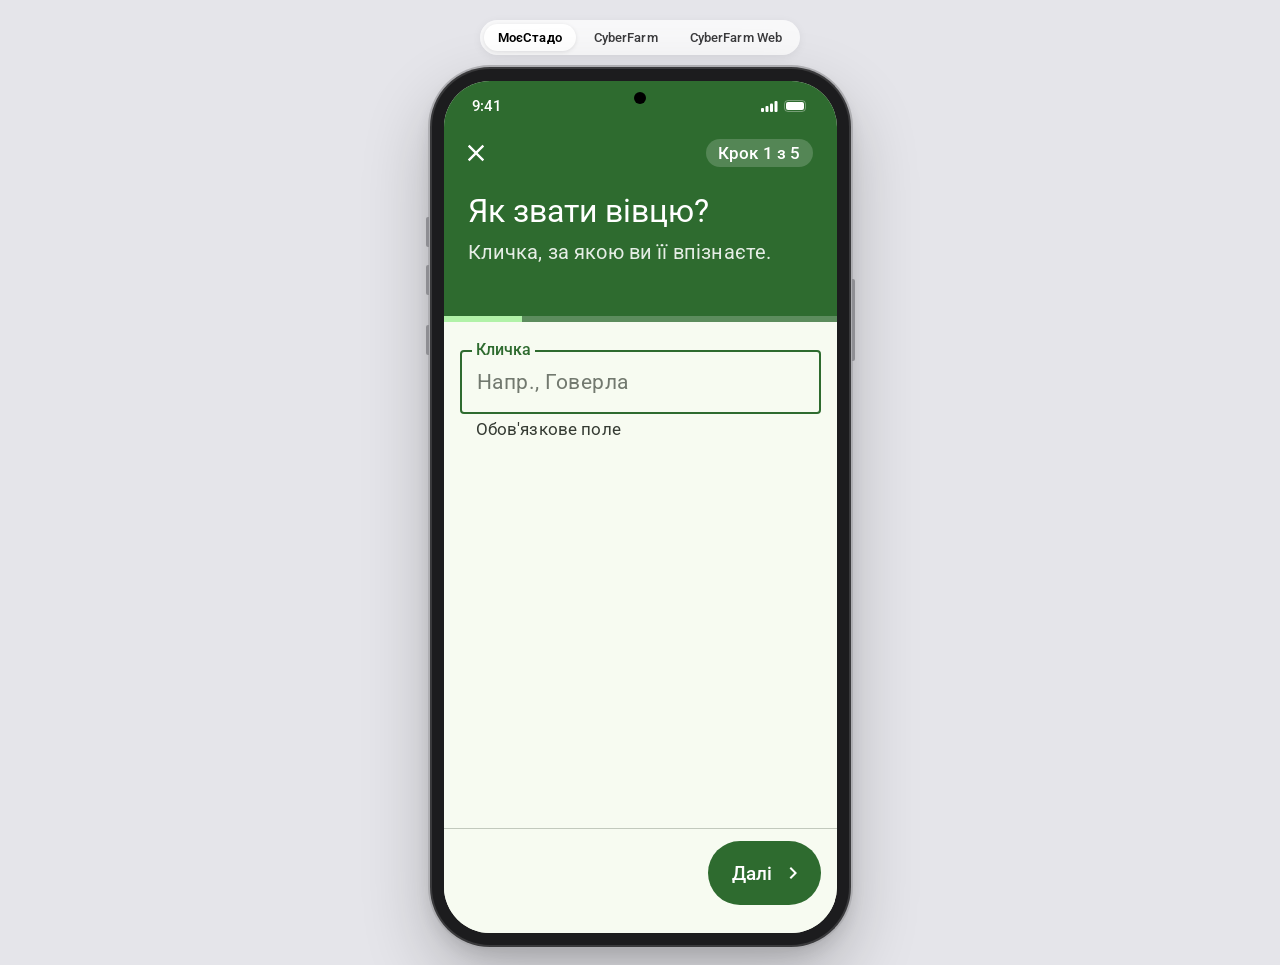
<file: moe-stado-add.html>
<!DOCTYPE html>
<html lang="uk">
<head>
  <meta charset="utf-8">
  <meta name="viewport" content="width=device-width, initial-scale=1.0, viewport-fit=cover">
  <title>Нова вівця — МоєСтадо</title>
  <link rel="preconnect" href="https://fonts.googleapis.com">
  <link rel="preconnect" href="https://fonts.gstatic.com" crossorigin>
  <link rel="stylesheet" href="https://fonts.googleapis.com/css2?family=Roboto:wght@400;500;700&display=swap">
  <link rel="stylesheet" href="./styles.css">
  <link rel="stylesheet" href="./md3-add.css">
</head>
<body class="app-farmer md3">
  <div id="sr-live" class="visually-hidden" aria-live="polite"></div>

  <nav class="studio-bar" aria-label="Перемикання додатків">
    <a class="studio-link active" href="./moe-stado.html">МоєСтадо</a>
    <a class="studio-link" href="./cyberfarm.html">CyberFarm</a>
    <a class="studio-link" href="./cyberfarm-web.html">CyberFarm Web</a>
  </nav>

  <div class="iphone-device">
    <div class="iphone-screen">
      <div class="ios-statusbar" aria-hidden="true">
        <span class="ios-time">9:41</span>
        <div class="dynamic-island"></div>
        <div class="ios-status-icons">
          <svg width="17" height="11" viewBox="0 0 17 11" fill="currentColor"><rect x="0" y="7" width="3" height="4" rx="1"/><rect x="4.5" y="5" width="3" height="6" rx="1"/><rect x="9" y="2.5" width="3" height="8.5" rx="1"/><rect x="13.5" y="0" width="3" height="11" rx="1"/></svg>
          <svg width="25" height="12" viewBox="0 0 25 12" fill="none"><rect x="0.5" y="0.5" width="21" height="11" rx="3.5" stroke="currentColor" stroke-opacity="0.35"/><rect x="2" y="2" width="18" height="8" rx="2" fill="currentColor"/></svg>
        </div>
      </div>

      <!-- ===== Material 3: повноекранний діалог «Нова вівця» ===== -->
      <div class="m3">
        <header class="m3-hero">
          <div class="m3-hero-top">
            <a class="m3-icon-btn on-hero" id="close-btn" href="./moe-stado.html" aria-label="Закрити без збереження">
              <svg viewBox="0 0 24 24" fill="currentColor" aria-hidden="true"><path d="M19 6.41 17.59 5 12 10.59 6.41 5 5 6.41 10.59 12 5 17.59 6.41 19 12 13.41 17.59 19 19 17.59 13.41 12z"/></svg>
            </a>
            <span class="m3-hero-count" id="step-counter">Крок 1 з 5</span>
          </div>
          <div class="m3-hero-main">
            <div class="m3-hero-text">
              <h2 class="m3-hero-title" id="hero-title" tabindex="-1">Як звати вівцю?</h2>
              <p class="m3-hero-lead" id="hero-lead"></p>
            </div>
          </div>
          <div class="m3-progress" role="progressbar" aria-labelledby="step-counter" aria-valuemin="1" aria-valuemax="5" aria-valuenow="1">
            <span id="progress-fill"></span>
          </div>
        </header>

        <form class="m3-form" id="wizard" action="#" novalidate aria-label="Нова вівця">
          <div class="m3-body" id="wizard-body">

            <!-- КРОК 1: кличка -->
            <section class="m3-step" data-title="Як звати вівцю?" data-lead="Кличка, за якою ви її впізнаєте." data-step="1">
                                          <div class="m3-field" id="field-name">
                <input type="text" id="in-name" placeholder="Напр., Говерла" autocomplete="off" enterkeyhint="next" aria-describedby="name-support" required>
                <label for="in-name">Кличка</label>
                <p class="m3-support" id="name-support">Обов'язкове поле</p>
              </div>
            </section>

            <!-- КРОК 2: вухо з биркою -->
            <section class="m3-step" data-title="Бирка на вусі" data-lead="Номер бирки розпізнається з фото." data-step="2" hidden>
                                                        <div class="m3-photo-card">
                <div class="m3-photo-frame" data-frame="ear">
                  <svg class="m3-guide" viewBox="0 0 280 250" fill="none" stroke="currentColor" stroke-width="3" stroke-dasharray="8 6" stroke-linecap="round" stroke-linejoin="round" aria-hidden="true">
                    <path d="M38 58 C88 24, 188 22, 250 66 C268 79, 268 103, 248 117 C198 150, 114 152, 38 124"/>
                    <path d="M131 102 Q131 92 148 92 Q165 92 165 102 L169 126 L196 150 Q200 154 200 160 L200 222 Q200 232 190 232 L106 232 Q96 232 96 222 L96 160 Q96 154 100 150 L127 126 Z"/>
                    <path d="M114 174 H182 M114 194 H182 M126 212 H170" stroke-width="2.4"/>
                  </svg>
                  <img alt="Фото вуха з биркою" data-img="ear" hidden>
                  <span class="m3-photo-status" data-status="ear" hidden>
                    <svg viewBox="0 0 24 24" fill="currentColor" aria-hidden="true"><path d="M9 16.17 4.83 12l-1.42 1.41L9 19 21 7l-1.41-1.41z"/></svg>
                    Фото додано
                  </span>
                </div>
                <div class="m3-photo-actions">
                  <button type="button" class="m3-btn tonal" data-shoot="ear" data-demo="ear">
                    <svg viewBox="0 0 24 24" fill="currentColor" aria-hidden="true"><path d="M12 15.2a3.2 3.2 0 1 0 0-6.4 3.2 3.2 0 0 0 0 6.4zM9 2 7.17 4H4a2 2 0 0 0-2 2v12a2 2 0 0 0 2 2h16a2 2 0 0 0 2-2V6a2 2 0 0 0-2-2h-3.17L15 2H9zm3 15a5 5 0 1 1 0-10 5 5 0 0 1 0 10z"/></svg>
                    <span>Сфотографувати</span>
                  </button>
                </div>
              </div>
              <h3 class="m3-subhead">Розпізнаний номер</h3>
              <div class="m3-field has-trailing" id="field-tag">
                <input type="text" id="in-tag" placeholder="UA-2600501234" autocomplete="off" autocapitalize="characters" spellcheck="false" enterkeyhint="next" aria-describedby="tag-support">
                <label for="in-tag">Номер бирки</label>
                <span class="m3-trailing" aria-hidden="true">
                  <svg viewBox="0 0 24 24" fill="currentColor" width="24" height="24"><path d="M7 3H4v3H2V1h5v2zm15 3V1h-5v2h3v3h2zM7 21H4v-3H2v5h5v-2zm13-3v3h-3v2h5v-5h-2zM17 6H7v12h10V6zm2 12c0 1.1-.9 2-2 2H7c-1.1 0-2-.9-2-2V6c0-1.1.9-2 2-2h10c1.1 0 2 .9 2 2v12zM15 8H9v2h6V8zm0 3H9v2h6v-2zm0 3H9v2h6v-2z"/></svg>
                </span>
                <p class="m3-support" id="tag-support">Номер з’явиться після фото. Можна ввести вручну.</p>
              </div>
            </section>

            <!-- КРОК 3: у повний зріст -->
            <section class="m3-step" data-title="Вівця збоку" data-lead="Збоку, на весь зріст." data-step="3" hidden>
                                          <div class="m3-photo-card">
                <div class="m3-photo-frame" data-frame="body">
                  <svg class="m3-guide" viewBox="0 0 280 210" fill="none" stroke="currentColor" stroke-width="3" stroke-dasharray="8 6" stroke-linecap="round" stroke-linejoin="round" aria-hidden="true">
                    <path d="M74 134 C58 130, 52 112, 60 98 C56 82, 68 66, 86 66 C98 52, 124 50, 140 60 C158 50, 184 56, 194 72 C206 66, 224 68, 232 78 C240 88, 232 100, 218 102 C214 118, 200 130, 184 134 L184 168 M164 136 L164 168 M104 136 L104 168 M84 134 L84 168"/>
                  </svg>
                  <img alt="Фото вівці у повний зріст" data-img="body" hidden>
                  <span class="m3-photo-status" data-status="body" hidden>
                    <svg viewBox="0 0 24 24" fill="currentColor" aria-hidden="true"><path d="M9 16.17 4.83 12l-1.42 1.41L9 19 21 7l-1.41-1.41z"/></svg>
                    Фото додано
                  </span>
                </div>
                <div class="m3-photo-actions">
                  <button type="button" class="m3-btn tonal" data-shoot="body" data-demo="body">
                    <svg viewBox="0 0 24 24" fill="currentColor" aria-hidden="true"><path d="M12 15.2a3.2 3.2 0 1 0 0-6.4 3.2 3.2 0 0 0 0 6.4zM9 2 7.17 4H4a2 2 0 0 0-2 2v12a2 2 0 0 0 2 2h16a2 2 0 0 0 2-2V6a2 2 0 0 0-2-2h-3.17L15 2H9zm3 15a5 5 0 1 1 0-10 5 5 0 0 1 0 10z"/></svg>
                    <span>Сфотографувати</span>
                  </button>
                </div>
              </div>
            </section>

            <!-- КРОК 4: рожеве свідоцтво -->
            <section class="m3-step" data-title="Свідоцтво" data-lead="Потрібне для верифікації вівці." data-step="4" hidden>
                                          <div class="m3-photo-card">
                <div class="m3-photo-frame" data-frame="cert">
                  <svg class="m3-guide" viewBox="0 0 240 280" fill="none" stroke="currentColor" stroke-width="3" stroke-dasharray="8 6" stroke-linecap="round" aria-hidden="true" style="inline-size:44%;">
                    <rect x="28" y="16" width="184" height="248" rx="14"/>
                    <path d="M58 62 H182 M58 94 H182 M58 126 H156 M58 158 H172" stroke-width="2.4"/>
                    <circle cx="158" cy="212" r="22" stroke-width="2.4"/>
                  </svg>
                  <img alt="Фото рожевого свідоцтва" data-img="cert" hidden>
                  <span class="m3-photo-status" data-status="cert" hidden>
                    <svg viewBox="0 0 24 24" fill="currentColor" aria-hidden="true"><path d="M9 16.17 4.83 12l-1.42 1.41L9 19 21 7l-1.41-1.41z"/></svg>
                    Фото додано
                  </span>
                </div>
                <div class="m3-photo-actions">
                  <button type="button" class="m3-btn tonal" data-shoot="cert" data-demo="cert">
                    <svg viewBox="0 0 24 24" fill="currentColor" aria-hidden="true"><path d="M12 15.2a3.2 3.2 0 1 0 0-6.4 3.2 3.2 0 0 0 0 6.4zM9 2 7.17 4H4a2 2 0 0 0-2 2v12a2 2 0 0 0 2 2h16a2 2 0 0 0 2-2V6a2 2 0 0 0-2-2h-3.17L15 2H9zm3 15a5 5 0 1 1 0-10 5 5 0 0 1 0 10z"/></svg>
                    <span>Сфотографувати</span>
                  </button>
                </div>
              </div>
            </section>

            <!-- КРОК 5: перевірка -->
            <section class="m3-step" data-title="Перевірте дані" data-lead="Виправте й оберіть призначення." data-step="5" hidden>
                            
              <div class="m3-field" id="field-name-2">
                <input type="text" id="in-name-2" placeholder="Напр., Говерла" autocomplete="off" required aria-describedby="name2-support">
                <label for="in-name-2">Кличка</label>
                <p class="m3-support" id="name2-support" hidden></p>
              </div>
              <div class="m3-field">
                <input type="text" id="in-tag-2" placeholder="UA-2600501234" autocomplete="off" autocapitalize="characters" spellcheck="false">
                <label for="in-tag-2">Номер бирки</label>
              </div>
              <div class="m3-field">
                <select id="in-purpose">
                  <option value="ForBreeding" selected>На розмноження</option>
                  <option value="ForMeat">На м'ясо</option>
                </select>
                <label for="in-purpose">Призначення</label>
                <span class="m3-trailing" aria-hidden="true">
                  <svg viewBox="0 0 24 24" fill="currentColor" width="24" height="24"><path d="M7 10l5 5 5-5z"/></svg>
                </span>
              </div>

              <h3 class="m3-subhead">Фотографії</h3>
              <ul class="m3-photo-grid" id="photo-list"></ul>

              <h3 class="m3-subhead">GPS-маячок</h3>
              <div class="m3-field">
                <input type="text" id="in-gps" placeholder="GPS-UA-0000" autocomplete="off" autocapitalize="characters" spellcheck="false">
                <label for="in-gps">ID маячка (необов'язково)</label>
              </div>
              <div class="m3-gps-row">
                <button type="button" class="m3-btn tonal" id="gps-find-btn">
                  <svg viewBox="0 0 24 24" fill="currentColor" aria-hidden="true"><path d="M17.71 7.71 12 2h-1v7.59L6.41 5 5 6.41 10.59 12 5 17.59 6.41 19 11 14.41V22h1l5.71-5.71-4.3-4.29 4.3-4.29zM13 5.83l1.88 1.88L13 9.59V5.83zm1.88 10.46L13 18.17v-3.76l1.88 1.88z"/></svg>
                  <span>Знайти поруч</span>
                </button>
                <span class="m3-chip" id="gps-chip">Не підключено</span>
              </div>
            </section>
          </div>

          <div class="m3-actions">
            <button type="button" class="m3-btn text" id="back-btn" hidden>
              <svg viewBox="0 0 24 24" fill="currentColor" aria-hidden="true"><path d="M15.41 7.41 14 6l-6 6 6 6 1.41-1.41L10.83 12z"/></svg>
              Назад
            </button>
            <span class="m3-actions-spacer"></span>
            <button type="submit" class="m3-btn filled" id="next-btn">
              <span id="next-label">Далі</span>
              <svg viewBox="0 0 24 24" fill="currentColor" aria-hidden="true" id="next-icon"><path d="M10 6 8.59 7.41 13.17 12l-4.58 4.59L10 18l6-6z"/></svg>
            </button>
          </div>
        </form>
      </div>
    </div>
  </div>

  <script src="./shared-data.js"></script>
  <script>
    (function () {
      'use strict';

      const Store = window.SheepSystemStore;
      const UI = window.SheepSystemUI;
      const farmerCode = localStorage.getItem('ios_farmer_code') || 'FRM-00001';
      const TOTAL = 5;
      let step = 1;
      const photos = { ear: '', body: '', cert: '' };

      const $ = (id) => document.getElementById(id);
      const steps = Array.from(document.querySelectorAll('.m3-step'));
      const nameIn = $('in-name');
      const name2In = $('in-name-2');
      const tagIn = $('in-tag');
      const tag2In = $('in-tag-2');
      const gpsIn = $('in-gps');
      const body = $('wizard-body');

      const ico = (d) => `<svg viewBox="0 0 24 24" fill="currentColor"><path d="${d}"/></svg>`;
      const HERO_ICONS = {
        1: ico('M17.63 5.84C17.27 5.33 16.67 5 16 5L5 5.01C3.9 5.01 3 5.9 3 7v10c0 1.1.9 1.99 2 1.99L16 19c.67 0 1.27-.33 1.63-.84L22 12l-4.37-6.16z'),
        2: ico('M12 15.2a3.2 3.2 0 1 0 0-6.4 3.2 3.2 0 0 0 0 6.4zM9 2 7.17 4H4a2 2 0 0 0-2 2v12a2 2 0 0 0 2 2h16a2 2 0 0 0 2-2V6a2 2 0 0 0-2-2h-3.17L15 2H9zm3 15a5 5 0 1 1 0-10 5 5 0 0 1 0 10z'),
        3: ico('M21 19V5a2 2 0 0 0-2-2H5a2 2 0 0 0-2 2v14a2 2 0 0 0 2 2h14a2 2 0 0 0 2-2zM8.5 13.5l2.5 3.01L14.5 12l4.5 6H5l3.5-4.5z'),
        4: ico('M14 2H6c-1.1 0-1.99.9-1.99 2L4 20c0 1.1.89 2 1.99 2H18c1.1 0 2-.9 2-2V8l-6-6zm2 16H8v-2h8v2zm0-4H8v-2h8v2zm-3-5V3.5L18.5 9H13z'),
        5: ico('M19 3h-4.18C14.4 1.84 13.3 1 12 1s-2.4.84-2.82 2H5c-1.1 0-2 .9-2 2v14c0 1.1.9 2 2 2h14c1.1 0 2-.9 2-2V5c0-1.1-.9-2-2-2zm-7 0c.55 0 1 .45 1 1s-.45 1-1 1-1-.45-1-1 .45-1 1-1zm-2 14-4-4 1.41-1.41L10 14.17l6.59-6.59L18 9l-8 8z')
      };
      const esc = (s) => String(s ?? '').replace(/&/g, '&amp;').replace(/</g, '&lt;').replace(/>/g, '&gt;').replace(/"/g, '&quot;');
      const randomTag = () => 'UA-' + Math.floor(2600500000 + Math.random() * 899999);
      const randomGps = () => 'GPS-UA-' + Math.floor(1000 + Math.random() * 8999);

      function setNameError(field, input, support, msg) {
        field.classList.toggle('error', !!msg);
        if (msg) {
          support.hidden = false;
          support.textContent = msg;
          input.setAttribute('aria-invalid', 'true');
          input.focus();
        } else {
          input.removeAttribute('aria-invalid');
          if (support.id === 'name-support') support.textContent = "Обов'язкове поле";
          else support.hidden = true;
        }
      }

      function setPhoto(key, src) {
        photos[key] = src;
        const img = document.querySelector(`[data-img="${key}"]`);
        const frame = document.querySelector(`[data-frame="${key}"]`);
        const status = document.querySelector(`[data-status="${key}"]`);
        const shootLabel = document.querySelector(`[data-shoot="${key}"] span`);
        img.hidden = !src;
        if (src) img.src = src; else img.removeAttribute('src');
        frame.classList.toggle('has-photo', !!src);
        status.hidden = !src;
        shootLabel.textContent = src ? 'Перезняти' : 'Сфотографувати';
        if (key === 'ear' && src && !tagIn.value.trim()) {
          tagIn.value = randomTag();
          tag2In.value = tagIn.value;
          const sup = $('tag-support');
          sup.textContent = '✓ Номер розпізнано з фото. Перевірте його.';
          sup.classList.add('ok');
        }
        if (key === 'ear' && src) {
          requestAnimationFrame(() => $('field-tag').scrollIntoView({ behavior: 'smooth', block: 'center' }));
        }
      }

      function renderPhotoList() {
        const rows = [
          { key: 'ear', label: 'Бирка', step: 2 },
          { key: 'body', label: 'Збоку', step: 3 },
          { key: 'cert', label: 'Свідоцтво', step: 4 }
        ];
        $('photo-list').innerHTML = rows.map((r) => {
          const has = !!photos[r.key];
          return `
            <li>
              <button type="button" class="m3-photo-tile${has ? ' has' : ''}" data-goto="${r.step}" aria-label="${esc(r.label)}: ${has ? 'змінити фото' : 'додати фото'}">
                <span class="m3-photo-tile-img">${has
                  ? `<img src="${photos[r.key]}" alt="">`
                  : '<svg viewBox="0 0 24 24" fill="currentColor" aria-hidden="true"><path d="M19 13h-6v6h-2v-6H5v-2h6V5h2v6h6v2z"/></svg>'}
                  ${has ? '<span class="m3-photo-tile-badge" aria-hidden="true"><svg viewBox="0 0 24 24" fill="currentColor"><path d="M9 16.17 4.83 12l-1.42 1.41L9 19 21 7l-1.41-1.41z"/></svg></span>' : ''}
                </span>
                <span class="m3-photo-tile-label">${esc(r.label)}</span>
              </button>
            </li>`;
        }).join('');
      }

      function updateGps() {
        const chip = $('gps-chip');
        const v = gpsIn.value.trim();
        chip.classList.toggle('ok', !!v);
        chip.innerHTML = v
          ? '<svg viewBox="0 0 24 24" fill="currentColor" aria-hidden="true"><path d="M9 16.17 4.83 12l-1.42 1.41L9 19 21 7l-1.41-1.41z"/></svg>Підключено'
          : 'Не підключено';
        $('gps-find-btn').querySelector('span').textContent = v ? 'Змінити маячок' : 'Знайти поруч';
      }

      function go(n) {
        step = Math.max(1, Math.min(TOTAL, n));
        steps.forEach((s) => { s.hidden = Number(s.dataset.step) !== step; });
        $('step-counter').textContent = `Крок ${step} з ${TOTAL}`;
        $('progress-fill').style.inlineSize = `${(step / TOTAL) * 100}%`;
        document.querySelector('.m3-progress').setAttribute('aria-valuenow', String(step));
        $('back-btn').hidden = step === 1;
        const cur = steps[step - 1];
        $('hero-title').textContent = cur.dataset.title;
        $('hero-lead').textContent = cur.dataset.lead;
        $('next-label').textContent = step === TOTAL ? 'Додати вівцю' : 'Далі';
        $('next-icon').style.display = step === TOTAL ? 'none' : '';
        if (step === TOTAL) {
          name2In.value = nameIn.value.trim();
          if (!tagIn.value.trim()) tagIn.value = randomTag();
          tag2In.value = tagIn.value.trim();
          renderPhotoList();
          updateGps();
        }
        body.scrollTop = 0;
        if (step === 1) nameIn.focus({ preventScroll: true });
        else $('hero-title').focus({ preventScroll: true });
      }

      function refreshNextLabel() { if (step >= 2 && step <= 4) go(step); }

      // Події
      nameIn.addEventListener('input', () => setNameError($('field-name'), nameIn, $('name-support'), ''));
      name2In.addEventListener('input', () => { nameIn.value = name2In.value; setNameError($('field-name-2'), name2In, $('name2-support'), ''); });
      tagIn.addEventListener('input', () => {
        tag2In.value = tagIn.value;
        const sup = $('tag-support');
        sup.textContent = 'Номер з’явиться після фото. Можна ввести вручну.';
        sup.classList.remove('ok');
      });
      tag2In.addEventListener('input', () => { tagIn.value = tag2In.value; });
      gpsIn.addEventListener('input', updateGps);
      $('gps-find-btn').addEventListener('click', () => { gpsIn.value = randomGps(); updateGps(); });

      document.querySelectorAll('[data-demo]').forEach((btn) => {
        btn.addEventListener('click', () => {
          const key = btn.dataset.demo;
          if (key === 'ear') setPhoto('ear', './images/ear-tag-demo.jpg');
          if (key === 'body') {
            const pool = ['./images/sheep-2.jpg', './images/sheep-3.jpg', './images/sheep-5.jpg'];
            setPhoto('body', pool[Math.floor(Math.random() * pool.length)]);
          }
          if (key === 'cert') {
            const farmer = Store.getFarmerByCode(farmerCode);
            if (!tagIn.value.trim()) { tagIn.value = randomTag(); tag2In.value = tagIn.value; }
            setPhoto('cert', Store.generateStateCertificatePhoto(
              tagIn.value.trim(),
              nameIn.value.trim() || 'Нова вівця',
              farmer ? farmer.FarmName : 'Господарство',
              new Date().toISOString().slice(0, 10)
            ));
          }
          refreshNextLabel();
        });
      });

      $('photo-list').addEventListener('click', (e) => {
        const b = e.target.closest('[data-goto]');
        if (b) go(Number(b.dataset.goto));
      });

      $('back-btn').addEventListener('click', () => go(step - 1));

      $('wizard').addEventListener('keydown', (e) => {
        if (e.key === 'Enter' && e.target.tagName === 'INPUT' && step < TOTAL) {
          e.preventDefault();
          $('wizard').requestSubmit();
        }
      });

      $('wizard').addEventListener('submit', (e) => {
        e.preventDefault();
        if (step === 1) {
          if (!nameIn.value.trim()) return setNameError($('field-name'), nameIn, $('name-support'), 'Вкажіть кличку вівці');
          return go(2);
        }
        if (step < TOTAL) return go(step + 1);

        const name = name2In.value.trim();
        if (!name) return setNameError($('field-name-2'), name2In, $('name2-support'), 'Вкажіть кличку вівці');
        $('next-btn').disabled = true;
        const created = Store.registerSheep({
          farmerCode,
          name,
          earTagNumber: tag2In.value.trim() || randomTag(),
          purpose: $('in-purpose').value,
          gpsTrackerId: gpsIn.value.trim(),
          earTagPhoto: photos.ear,
          fullBodyPhoto: photos.body,
          stateCertificatePhoto: photos.cert
        });
        sessionStorage.setItem('farmer_flash_banner', JSON.stringify({
          title: `«${created.Description}» вже у стаді`,
          sub: 'Токен створено • Передано на верифікацію'
        }));
        location.href = './moe-stado.html';
      });

      go(1);
    })();
  </script>
</body>
</html>
</file>
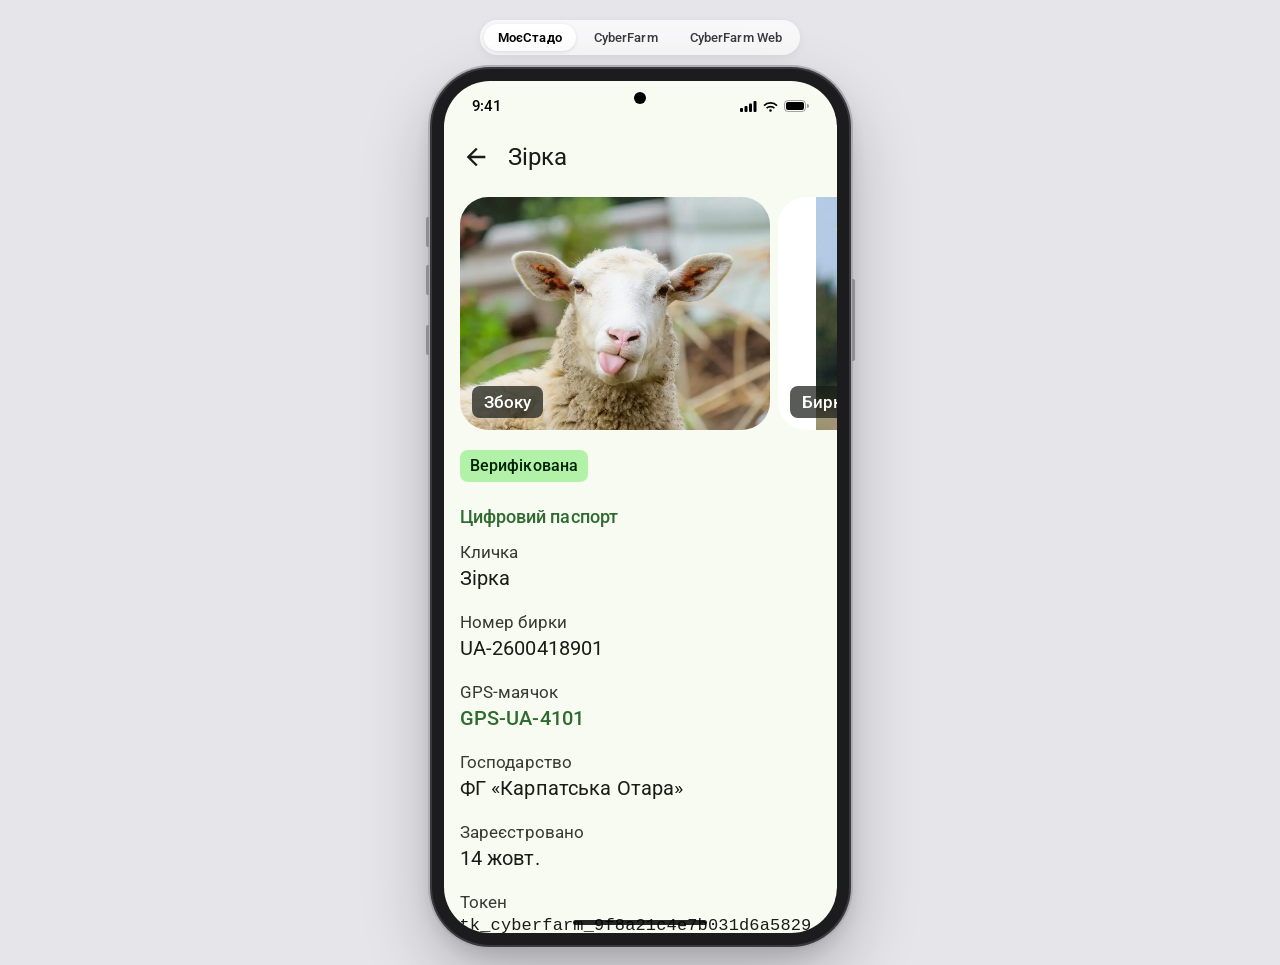
<file: moe-stado-sheep.html>
<!DOCTYPE html>
<html lang="uk">
<head>
  <meta charset="utf-8">
  <meta name="viewport" content="width=device-width, initial-scale=1.0, viewport-fit=cover">
  <title>Картка вівці — МоєСтадо</title>
  <link rel="preconnect" href="https://fonts.googleapis.com">
  <link rel="preconnect" href="https://fonts.gstatic.com" crossorigin>
  <link rel="stylesheet" href="https://fonts.googleapis.com/css2?family=Roboto:wght@400;500;600;700&display=swap">
  <link rel="stylesheet" href="./styles.css">
  <link rel="stylesheet" href="./md3-add.css">
  <link rel="stylesheet" href="./md3-app.css">
</head>
<body class="app-farmer md3">
  <div id="sr-live" class="visually-hidden" aria-live="polite"></div>

  <nav class="studio-bar" aria-label="Перемикання додатків">
    <a class="studio-link active" href="./moe-stado.html">МоєСтадо</a>
    <a class="studio-link" href="./cyberfarm.html">CyberFarm</a>
    <a class="studio-link" href="./cyberfarm-web.html">CyberFarm Web</a>
  </nav>

  <div class="iphone-device">
    <div class="iphone-screen">
      <!-- iOS Status Bar + Dynamic Island -->
      <div class="ios-statusbar" aria-hidden="true">
        <span class="ios-time">9:41</span>
        <div class="dynamic-island"></div>
        <div class="ios-status-icons">
          <svg width="17" height="11" viewBox="0 0 17 11" fill="currentColor">
            <rect x="0" y="7" width="3" height="4" rx="1"/>
            <rect x="4.5" y="5" width="3" height="6" rx="1"/>
            <rect x="9" y="2.5" width="3" height="8.5" rx="1"/>
            <rect x="13.5" y="0" width="3" height="11" rx="1"/>
          </svg>
          <svg width="15" height="11" viewBox="0 0 15 11" fill="currentColor">
            <path d="M7.5 10.8a1.3 1.3 0 1 0 0-2.6 1.3 1.3 0 0 0 0 2.6Zm-3.3-3a4.7 4.7 0 0 1 6.6 0l1.2-1.2a6.4 6.4 0 0 0-9 0l1.2 1.2Zm-2.6-2.6a8.3 8.3 0 0 1 11.8 0L14.6 4A10 10 0 0 0 .4 4l1.2 1.2Z"/>
          </svg>
          <svg width="25" height="12" viewBox="0 0 25 12" fill="none">
            <rect x="0.5" y="0.5" width="21" height="11" rx="3.5" stroke="currentColor" stroke-opacity="0.35"/>
            <rect x="2" y="2" width="18" height="8" rx="2" fill="currentColor"/>
            <path d="M23 4v4a2 2 0 0 0 0-4Z" fill="currentColor" fill-opacity="0.4"/>
          </svg>
        </div>
      </div>

      <!-- iOS Push Banner -->
      <div id="ios-banner" class="ios-banner" role="status">
        <p class="ios-banner-title"></p>
        <p class="ios-banner-sub"></p>
      </div>

      <!-- Картка вівці (Material 3) -->
      <div class="m3 m3-app m3-sheep">
        <header class="m3-appbar has-nav" id="appbar">
          <a class="m3-icon-btn" href="./moe-stado.html" aria-label="Назад до стада">
            <svg viewBox="0 0 24 24" fill="currentColor" aria-hidden="true"><path d="M20 11H7.83l5.59-5.59L12 4l-8 8 8 8 1.41-1.41L7.83 13H20v-2z"/></svg>
          </a>
          <h1 class="m3-appbar-title" id="page-title">Вівця</h1>
        </header>
        <main class="m3-scroll" id="page-content"></main>
      </div>

      <!-- Діалог видалення вівці -->
      <dialog id="delete-reason-dialog" class="m3-dialog m3" closedby="any" aria-labelledby="delete-sheet-title">
        <form method="dialog" id="delete-form">
          <h2 id="delete-sheet-title">Видалити вівцю?</h2>
          <p class="m3-dialog-text">Оберіть причину списання зі стада.</p>
          <label class="m3-radio-row"><input type="radio" name="reason" value="Помилково додали" checked> Помилково додали</label>
          <label class="m3-radio-row"><input type="radio" name="reason" value="Пустили на мʼясо"> Пустили на мʼясо</label>
          <label class="m3-radio-row"><input type="radio" name="reason" value="Нещасний випадок"> Нещасний випадок</label>
          <div class="m3-dialog-actions">
            <button type="submit" class="m3-btn text" value="cancel" autofocus>Скасувати</button>
            <button type="submit" class="m3-btn text danger-text" value="delete">Видалити</button>
          </div>
        </form>
      </dialog>

      <div class="home-indicator" aria-hidden="true"></div>
    </div>
  </div>

  <script src="./shared-data.js"></script>
  <script>
    (function () {
      'use strict';

      const Store = window.SheepSystemStore;
      const UI = window.SheepSystemUI;

      const params = new URLSearchParams(location.search);
      const sheepCode = params.get('code') || sessionStorage.getItem('farmer_selected_sheep') || 'SHP-00101';

      function esc(str) {
        return String(str ?? '')
          .replace(/&/g, '&amp;')
          .replace(/</g, '&lt;')
          .replace(/>/g, '&gt;')
          .replace(/"/g, '&quot;');
      }

      function statusPillHtml(status) {
        if (status === 'Verified') return '<span class="m3-status verified">Верифікована</span>';
        if (status === 'Rejected') return '<span class="m3-status rejected">Відхилена</span>';
        return '<span class="m3-status pending">На перевірці</span>';
      }
      const row = (label, value, cls = '') => `
        <li class="m3-row"><span class="m3-row-text">
          <span class="m3-row-label">${label}</span>
          <span class="m3-row-value ${cls}">${value}</span>
        </span></li>`;

      function render() {
        const db = Store.getState();
        const s = Store.getSheepByCode(sheepCode, db) || db.Catalogs.Sheep[0];
        if (!s) return;

        const farmer = Store.getFarmerByCode(s.Farmer, db);
        document.title = `${s.Description} — МоєСтадо`;
        document.getElementById('page-title').textContent = s.Description;

        const content = document.getElementById('page-content');
        content.innerHTML = `
          <div class="m3-carousel" aria-label="Фото вівці">
            <figure class="m3-slide">
              <img src="${s.FullBodyPhoto}" alt="У повний зріст — ${esc(s.Description)}">
              <figcaption>Збоку</figcaption>
            </figure>
            <figure class="m3-slide">
              <img src="${s.EarTagPhoto}" alt="Вушна бирка ${esc(s.EarTagNumber)}">
              <figcaption>Бирка</figcaption>
            </figure>
            <figure class="m3-slide">
              <img src="${s.StateCertificatePhoto}" alt="Державне свідоцтво">
              <figcaption>Свідоцтво</figcaption>
            </figure>
          </div>

          <div class="m3-sheep-head">${statusPillHtml(s.VerificationStatus)}</div>

          ${s.VerificationStatus === 'Rejected' && s.VerificationComment ? `
            <div class="m3-alert">
              <p>${esc(s.VerificationComment)}</p>
              <button type="button" class="m3-btn" id="resubmit-cert-btn">Замінити свідоцтво</button>
            </div>
          ` : ''}

          <h2 class="m3-section">Цифровий паспорт</h2>
          <ul class="m3-rows">
            ${row('Кличка', esc(s.Description))}
            ${row('Номер бирки', esc(s.EarTagNumber))}
            ${row('GPS-маячок', s.GpsTrackerId ? esc(s.GpsTrackerId) : 'Не підключено', s.GpsTrackerId ? 'ok' : '')}
            ${row('Господарство', farmer ? esc(farmer.FarmName) : '—')}
            ${row('Зареєстровано', esc(UI.formatDate(s.RegistrationDate)))}
            ${row('Токен', esc(s.Token), 'mono')}
          </ul>

          <div class="m3-field" style="margin-block-start:24px">
            <select id="detail-purpose" name="purpose">
              <option value="ForBreeding" ${s.Purpose === 'ForBreeding' ? 'selected' : ''}>На розмноження</option>
              <option value="ForMeat" ${s.Purpose === 'ForMeat' ? 'selected' : ''}>На м'ясо</option>
            </select>
            <label for="detail-purpose">Призначення</label>
            <span class="m3-trailing"><svg viewBox="0 0 24 24" fill="currentColor" aria-hidden="true"><path d="M7 10l5 5 5-5z"/></svg></span>
          </div>

          <button type="button" class="m3-btn danger m3-block-btn" id="delete-sheep-btn" style="margin-block-start:24px">Видалити вівцю</button>
        `;

        content.querySelector('#delete-sheep-btn').addEventListener('click', () => {
          const dlg = document.getElementById('delete-reason-dialog');
          if (dlg) dlg.showModal();
        });

        content.querySelector('#detail-purpose').addEventListener('change', (e) => {
          const next = e.target.value;
          Store.updateSheepPurpose(s.Code, next);
          UI.showBanner('Призначення оновлено', `${s.Description} → ${Store.Enums.SheepPurpose[next].label}`);
        });

        const resub = content.querySelector('#resubmit-cert-btn');
        if (resub) {
          resub.addEventListener('click', () => {
            const cleanCert = Store.generateStateCertificatePhoto(
              s.EarTagNumber,
              s.Description,
              farmer ? farmer.FarmName : 'Господарство',
              new Date().toISOString().slice(0, 10),
              false
            );
            Store.resubmitSheepPhotos(s.Code, { stateCertificatePhoto: cleanCert });
            UI.showBanner('Повторно надіслано', `Картка «${s.Description}» на перевірці`);
          });
        }
      }

      const deleteDialog = document.getElementById('delete-reason-dialog');
      if (deleteDialog) {
        if (!('closedBy' in HTMLDialogElement.prototype)) {
          const outside = (e, dialog) => {
            const r = dialog.getBoundingClientRect();
            return e.clientX < r.left || e.clientX > r.right || e.clientY < r.top || e.clientY > r.bottom;
          };
          let pressedOutside = false;
          deleteDialog.addEventListener('pointerdown', (e) => {
            pressedOutside = outside(e, deleteDialog);
          });
          deleteDialog.addEventListener('pointerup', (e) => {
            if (pressedOutside && outside(e, deleteDialog)) deleteDialog.close();
          });
        }

        deleteDialog.addEventListener('close', () => {
          const action = deleteDialog.returnValue;
          deleteDialog.returnValue = '';
          if (action !== 'delete') return;
          const picked = deleteDialog.querySelector('input[name="reason"]:checked');
          const reason = picked ? picked.value : 'Помилково додали';

          const db = Store.getState();
          const s = Store.getSheepByCode(sheepCode, db) || db.Catalogs.Sheep[0];
          if (!s) return;

          const removed = Store.deleteSheep(s.Code, reason);
          if (removed) {
            sessionStorage.setItem(
              'farmer_flash_banner',
              JSON.stringify({
                title: `«${removed.Description}» видалено`,
                sub: `Причина: ${reason}`
              })
            );
            location.href = './moe-stado.html';
          }
        });
      }

      const scroller = document.getElementById('page-content');
      scroller.addEventListener('scroll', () => {
        document.getElementById('appbar').classList.toggle('scrolled', scroller.scrollTop > 4);
      }, { passive: true });

      Store.subscribe(render);
      render();
    })();
  </script>
</body>
</html>
</file>
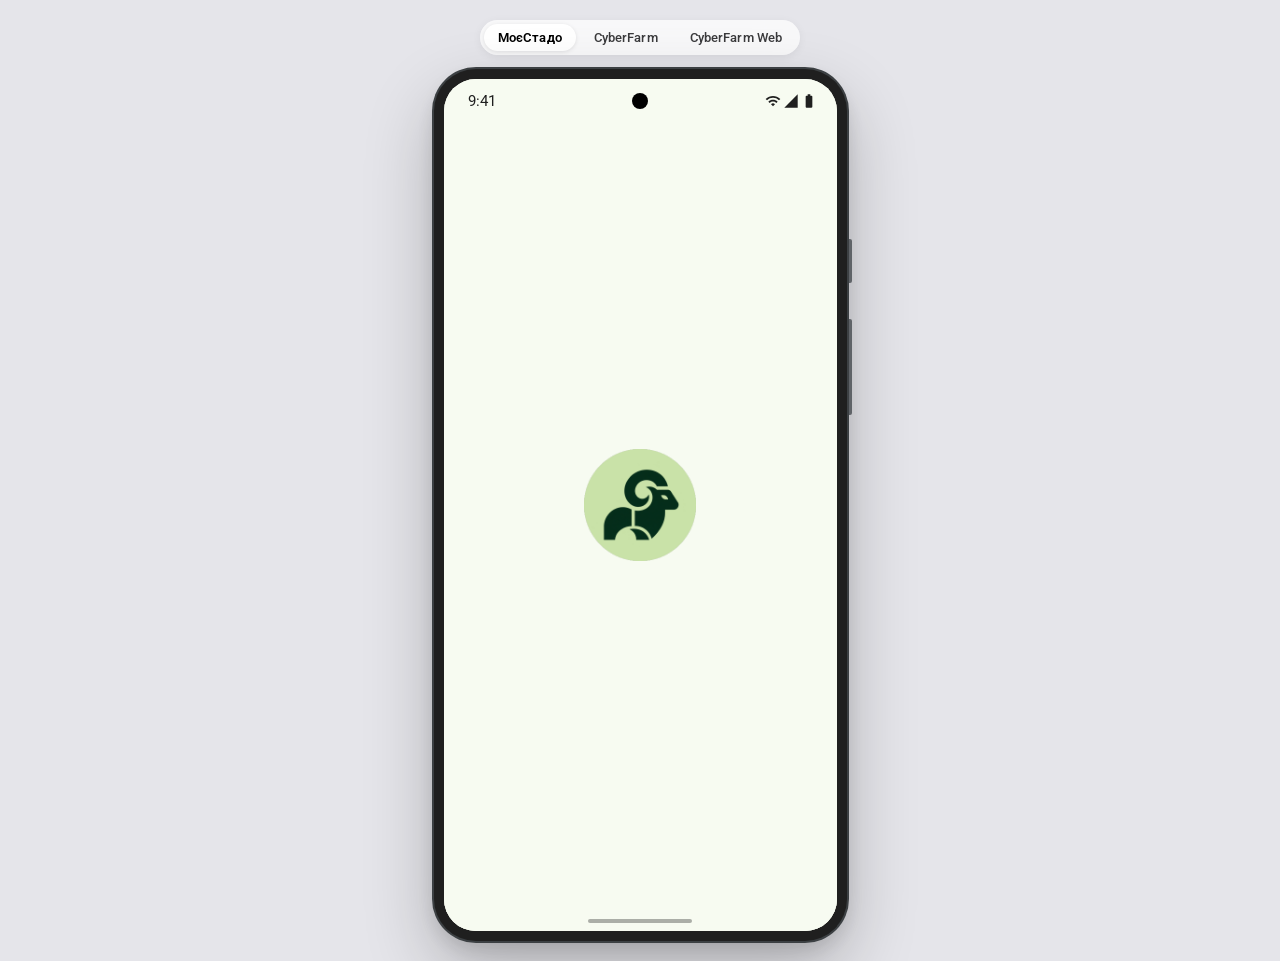
<file: moe-stado.html>
<!DOCTYPE html>
<html lang="uk">
<head>
  <meta charset="utf-8">
  <meta name="viewport" content="width=device-width, initial-scale=1.0, viewport-fit=cover">
  <title>МоєСтадо</title>
  <link rel="preconnect" href="https://fonts.googleapis.com">
  <link rel="preconnect" href="https://fonts.gstatic.com" crossorigin>
  <link rel="stylesheet" href="https://fonts.googleapis.com/css2?family=Roboto:wght@400;500;600;700&display=swap">
  <link rel="stylesheet" href="./styles.css">
  <link rel="stylesheet" href="./md3-add.css">
  <link rel="stylesheet" href="./md3-app.css">
</head>
<body class="app-farmer md3">
  <div id="sr-live" class="visually-hidden" aria-live="polite"></div>

  <!-- Мінімалістичний перемикач поза межами iPhone -->
  <nav class="studio-bar" aria-label="Перемикання додатків">
    <a class="studio-link active" href="./moe-stado.html">МоєСтадо</a>
    <a class="studio-link" href="./cyberfarm.html">CyberFarm</a>
    <a class="studio-link" href="./cyberfarm-web.html">CyberFarm Web</a>
  </nav>

  <!-- Фізичний корпус iPhone -->
  <div class="iphone-device android-device">
    <div class="iphone-screen" id="iphone-screen">
      <!-- Android status bar -->
      <div class="ios-statusbar m3-statusbar" aria-hidden="true">
        <span class="ios-time">9:41</span>
        <div class="punch-hole"></div>
        <div class="ios-status-icons">
          <svg viewBox="0 0 24 24" fill="currentColor"><path d="M1 9l2 2c4.97-4.97 13.03-4.97 18 0l2-2C16.93 2.93 7.08 2.93 1 9zm8 8 3 3 3-3a4.237 4.237 0 0 0-6 0zm-4-4 2 2a7.074 7.074 0 0 1 10 0l2-2C15.14 9.14 8.87 9.14 5 13z"/></svg>
          <svg viewBox="0 0 24 24" fill="currentColor"><path d="M2 22h20V2z"/></svg>
          <svg viewBox="0 0 24 24" fill="currentColor"><path d="M15.67 4H14V2h-4v2H8.33C7.6 4 7 4.6 7 5.33v15.33C7 21.4 7.6 22 8.33 22h7.33c.74 0 1.34-.6 1.34-1.33V5.33C17 4.6 16.4 4 15.67 4z"/></svg>
        </div>
      </div>

      <!-- iOS Top Notification Banner -->
      <div id="ios-banner" class="ios-banner" role="status">
        <p class="ios-banner-title"></p>
        <p class="ios-banner-sub"></p>
      </div>

      <!-- Мінімалістичний iOS Launch Screen — зникає автоматично через 3 секунди -->
      <div id="splash-screen" class="ios-splash-screen" aria-label="Завантаження МоєСтадо">
        <div class="ios-splash-center">
          <img
            class="ios-splash-logo"
            src="./images/osl-logo.png"
            alt="МоєСтадо"
            width="112"
            height="112"
            fetchpriority="high"
          >
        </div>
      </div>

      <!-- Головна оболонка додатку (Material 3) -->
      <div id="main-app" class="m3 m3-app" inert>
        <!-- ВКЛАДКА 1: СТАДО -->
        <main id="view-herd" class="m3-view" aria-label="Стадо">
          <div class="m3-scroll">
            <search class="m3-search">
              <form id="search-form" action="#" role="search">
                <label class="m3-search-bar">
                  <span class="m3-search-icon"><svg viewBox="0 0 24 24" fill="currentColor" aria-hidden="true"><path d="M15.5 14h-.79l-.28-.27A6.47 6.47 0 0 0 16 9.5 6.5 6.5 0 1 0 9.5 16c1.61 0 3.09-.59 4.23-1.57l.27.28v.79l5 4.99L20.49 19l-4.99-5zm-6 0C7.01 14 5 11.99 5 9.5S7.01 5 9.5 5 14 7.01 14 9.5 11.99 14 9.5 14z"/></svg></span>
                  <span class="sr-only">Пошук вівці</span>
                  <input type="search" id="herd-q" name="q" placeholder="Пошук вівці" autocomplete="off" autocorrect="off" autocapitalize="none" spellcheck="false">
                </label>
              </form>
            </search>
            <ul class="m3-rows" id="herd-list"></ul>
          </div>
        </main>

        <!-- ВКЛАДКА 2: ПЕРЕВІРКА -->
        <section id="view-verify" class="m3-view" hidden aria-labelledby="verify-title">
          <header class="m3-appbar"><h1 class="m3-appbar-title" id="verify-title">Перевірка</h1></header>
          <div class="m3-scroll">
            <h2 class="m3-section">Очікують верифікації</h2>
            <div class="m3-cards" id="pending-verify-list"></div>
            <h2 class="m3-section">Журнал подій</h2>
            <ul class="m3-rows" id="events-list"></ul>
          </div>
        </section>

        <!-- ВКЛАДКА 3: ГОСПОДАРСТВО -->
        <section id="view-profile" class="m3-view" hidden aria-labelledby="profile-title">
          <header class="m3-appbar"><h1 class="m3-appbar-title" id="profile-title">Господарство</h1></header>
          <div class="m3-scroll">
            <div class="m3-form-block">
              <div class="m3-field">
                <select id="farmer-switcher"></select>
                <label for="farmer-switcher">Профіль фермера</label>
                <span class="m3-trailing"><svg viewBox="0 0 24 24" fill="currentColor" aria-hidden="true"><path d="M7 10l5 5 5-5z"/></svg></span>
              </div>
            </div>

            <h2 class="m3-section">Реквізити</h2>
            <form id="farmer-form" class="m3-form-block" action="#">
              <div class="m3-field"><input type="text" id="f-farmname" name="FarmName" placeholder=" " autocomplete="organization"><label for="f-farmname">Назва господарства</label></div>
              <div class="m3-field"><input type="text" id="f-desc" name="Description" placeholder=" " autocomplete="name"><label for="f-desc">ПІБ</label></div>
              <div class="m3-field"><input type="text" id="f-tax" name="TaxId" placeholder=" " inputmode="numeric"><label for="f-tax">ЄДРПОУ</label></div>
              <div class="m3-field"><input type="tel" id="f-phone" name="Phone" placeholder=" " autocomplete="tel"><label for="f-phone">Телефон</label></div>
              <div class="m3-field"><input type="text" id="f-addr" name="FarmAddress" placeholder=" " autocomplete="street-address"><label for="f-addr">Локація</label></div>
              <button type="submit" class="m3-btn filled m3-block-btn" id="save-farmer-btn">Зберегти</button>
            </form>

            <h2 class="m3-section">Зручність</h2>
            <div class="m3-rows">
              <label class="m3-row" for="big-ui-switch">
                <span class="m3-row-text"><span class="m3-row-title">Великий шрифт</span></span>
                <input type="checkbox" role="switch" class="m3-switch" id="big-ui-switch">
              </label>
            </div>

            <button type="button" class="m3-btn danger m3-block-btn" id="reset-db-btn">Скинути демо-дані</button>
          </div>
        </section>

        <a class="m3-fab" id="add-fab" href="./moe-stado-add.html"><svg viewBox="0 0 24 24" fill="currentColor" aria-hidden="true"><path d="M19 13h-6v6h-2v-6H5v-2h6V5h2v6h6v2z"/></svg><span>Додати вівцю</span></a>

        <!-- Navigation bar -->
        <nav class="m3-navbar" aria-label="Головна навігація" role="tablist">
          <button type="button" class="m3-nav-item" role="tab" data-tab="herd" aria-selected="true">
            <span class="m3-nav-pill"><svg class="ic-off" viewBox="0 0 24 24" fill="currentColor" aria-hidden="true"><path d="M3 3v8h8V3H3zm6 6H5V5h4v4zm-6 4v8h8v-8H3zm6 6H5v-4h4v4zm4-16v8h8V3h-8zm6 6h-4V5h4v4zm-6 4v8h8v-8h-8zm6 6h-4v-4h4v4z"/></svg><svg class="ic-on" viewBox="0 0 24 24" fill="currentColor" aria-hidden="true"><path d="M3 3h8v8H3zm10 0h8v8h-8zM3 13h8v8H3zm10 0h8v8h-8z"/></svg></span><span>Стадо</span>
          </button>
          <button type="button" class="m3-nav-item" role="tab" data-tab="verify" aria-selected="false">
            <span class="m3-nav-pill"><svg class="ic-off" viewBox="0 0 24 24" fill="currentColor" aria-hidden="true"><path d="M12 1 3 5v6c0 5.55 3.84 10.74 9 12 5.16-1.26 9-6.45 9-12V5l-9-4zm7 10c0 4.52-2.98 8.69-7 9.93-4.02-1.24-7-5.41-7-9.93V6.3l7-3.11 7 3.11V11zm-11.59.59L6 13l4 4 8-8-1.41-1.42L10 14.17z"/></svg><svg class="ic-on" viewBox="0 0 24 24" fill="currentColor" aria-hidden="true"><path d="M12 1 3 5v6c0 5.55 3.84 10.74 9 12 5.16-1.26 9-6.45 9-12V5l-9-4zm-2 16-4-4 1.41-1.41L10 14.17l6.59-6.59L18 9l-8 8z"/></svg><span class="m3-badge" id="verify-badge" hidden>0</span></span><span>Перевірка</span>
          </button>
          <button type="button" class="m3-nav-item" role="tab" data-tab="profile" aria-selected="false">
            <span class="m3-nav-pill"><svg class="ic-off" viewBox="0 0 24 24" fill="currentColor" aria-hidden="true"><path d="M12 5.69l5 4.5V18h-2v-6H9v6H7v-7.81l5-4.5M12 3 2 12h3v8h6v-6h2v6h6v-8h3L12 3z"/></svg><svg class="ic-on" viewBox="0 0 24 24" fill="currentColor" aria-hidden="true"><path d="M12 3 2 12h3v8h6v-6h2v6h6v-8h3L12 3z"/></svg></span><span>Господарство</span>
          </button>
        </nav>
      </div>

      <div class="home-indicator" aria-hidden="true"></div>
    </div>
  </div>

  <script src="./shared-data.js"></script>
  <script>
    (function () {
      'use strict';

      const Store = window.SheepSystemStore;
      const UI = window.SheepSystemUI;

      let activeFarmerCode = localStorage.getItem('ios_farmer_code') || 'FRM-00001';
      const searchInput = document.getElementById('herd-q');

      function esc(str) {
        return String(str ?? '')
          .replace(/&/g, '&amp;')
          .replace(/</g, '&lt;')
          .replace(/>/g, '&gt;')
          .replace(/"/g, '&quot;');
      }

      // Перемикання нижнього Tab Bar
      const views = {
        herd: document.getElementById('view-herd'),
        verify: document.getElementById('view-verify'),
        profile: document.getElementById('view-profile')
      };

      document.querySelectorAll('.m3-nav-item').forEach((tabBtn) => {
        tabBtn.addEventListener('click', () => {
          const target = tabBtn.dataset.tab;
          document.querySelectorAll('.m3-nav-item').forEach((b) => {
            b.setAttribute('aria-selected', String(b === tabBtn));
          });
          Object.entries(views).forEach(([key, el]) => {
            el.hidden = key !== target;
          });
          document.getElementById('add-fab').hidden = target !== 'herd';
        });
      });

      document.getElementById('search-form').addEventListener('submit', (e) => e.preventDefault());
      searchInput.addEventListener('input', renderAll);

      function statusDotClass(status) {
        if (status === 'Verified') return 'dot-verified';
        if (status === 'Rejected') return 'dot-rejected';
        return 'dot-pending';
      }

      function renderHerd(db) {
        if (!db.Catalogs.Farmers.some((f) => f.Code === activeFarmerCode) && db.Catalogs.Farmers.length) {
          activeFarmerCode = db.Catalogs.Farmers[0].Code;
        }
        const farmer = Store.getFarmerByCode(activeFarmerCode, db);
        if (!farmer) return;

        const herd = Store.getFarmerHerdResolved(activeFarmerCode, db);
        const q = searchInput.value.trim().toLowerCase();
        const filtered = herd.filter((s) => {
          if (q && !`${s.Description} ${s.EarTagNumber} ${s.Token}`.toLowerCase().includes(q)) return false;
          return true;
        });

        const listEl = document.getElementById('herd-list');
        if (!filtered.length) {
          listEl.innerHTML = `<li class="m3-empty">Овець не знайдено</li>`;
          return;
        }

        listEl.innerHTML = filtered
          .map((s) => {
            const pLabel = Store.Enums.SheepPurpose[s.Purpose].shortLabel;
            const st =
              s.VerificationStatus === 'PendingVerification'
                ? '<span class="m3-status pending">На перевірці</span>'
                : s.VerificationStatus === 'Rejected'
                  ? '<span class="m3-status rejected">Відхилена</span>'
                  : '';
            return `
              <li>
                <a class="m3-row" href="./moe-stado-sheep.html?code=${encodeURIComponent(s.Code)}" data-sheep-link="${esc(s.Code)}">
                  <span class="m3-row-thumb"><img src="${s.FullBodyPhoto}" alt="" width="56" height="56"></span>
                  <span class="m3-row-text">
                    <span class="m3-row-title">${esc(s.Description)}</span>
                    <span class="m3-row-sub"><span class="nowrap">${esc(s.EarTagNumber)}</span> · ${esc(pLabel)}</span>
                    ${st}
                  </span>
                </a>
              </li>
            `;
          })
          .join('');
      }

      function renderVerifyAndEvents(db) {
        const pendingAll = db.Catalogs.Sheep.filter((s) => s.VerificationStatus === 'PendingVerification');
        const badge = document.getElementById('verify-badge');
        badge.hidden = pendingAll.length === 0;
        badge.textContent = String(pendingAll.length);

        const pendingEl = document.getElementById('pending-verify-list');
        if (!pendingAll.length) {
          pendingEl.innerHTML = `<div class="m3-card m3-empty">Усі вівці перевірено</div>`;
        } else {
          pendingEl.innerHTML = pendingAll
            .map((s) => `
              <article class="m3-card">
                <div class="m3-row">
                  <span class="m3-row-thumb"><img src="${s.StateCertificatePhoto}" alt="Свідоцтво ${esc(s.Description)}" width="56" height="56"></span>
                  <span class="m3-row-text">
                    <span class="m3-row-title">${esc(s.Description)}</span>
                    <span class="m3-row-sub"><span class="nowrap">${esc(s.EarTagNumber)}</span></span>
                  </span>
                </div>
                <div class="m3-card-actions">
                  <button type="button" class="m3-btn danger" data-reject="${esc(s.Code)}">Відхилити</button>
                  <button type="button" class="m3-btn filled" data-approve="${esc(s.Code)}">Підтвердити</button>
                </div>
              </article>
            `)
            .join('');
        }

        const eventsEl = document.getElementById('events-list');
        eventsEl.innerHTML = db.EventLog.slice(0, 10)
          .map((ev) => `
            <li class="m3-row">
              <span class="m3-row-text">
                <span class="m3-row-title">${esc(ev.Title)}</span>
                <span class="m3-row-sub">${esc(ev.Subtitle)}</span>
              </span>
              <span class="m3-row-end">${esc(UI.formatDate(ev.Timestamp))}</span>
            </li>
          `)
          .join('');
      }

      function renderFarmerProfile(db) {
        const switcher = document.getElementById('farmer-switcher');
        if (!db.Catalogs.Farmers.some((f) => f.Code === activeFarmerCode) && db.Catalogs.Farmers.length) {
          activeFarmerCode = db.Catalogs.Farmers[0].Code;
        }
        switcher.innerHTML = db.Catalogs.Farmers
          .map((f) => `<option value="${esc(f.Code)}" ${f.Code === activeFarmerCode ? 'selected' : ''}>${esc(f.FarmName)}</option>`)
          .join('');

        const f = Store.getFarmerByCode(activeFarmerCode, db);
        if (!f) return;
        document.getElementById('f-farmname').value = f.FarmName;
        document.getElementById('f-desc').value = f.Description;
        document.getElementById('f-tax').value = f.TaxId;
        document.getElementById('f-phone').value = f.Phone;
        document.getElementById('f-addr').value = f.FarmAddress;
      }

      function renderAll() {
        const db = Store.getState();
        renderHerd(db);
        renderVerifyAndEvents(db);
        renderFarmerProfile(db);
      }

      // Обробка кліків у списках
      document.addEventListener('click', (e) => {
        const sheepLink = e.target.closest('[data-sheep-link]');
        if (sheepLink) {
          sessionStorage.setItem('farmer_selected_sheep', sheepLink.dataset.sheepLink);
          return;
        }
        const approveBtn = e.target.closest('[data-approve]');
        if (approveBtn) {
          const s = Store.setSheepVerificationStatus(approveBtn.dataset.approve, 'Verified', 'Перевірено держреєстратором');
          if (s) UI.showBanner(`«${s.Description}» верифіковано`, 'Вівця тепер доступна у додатку «CyberFarm»');
          return;
        }
        const rejectBtn = e.target.closest('[data-reject]');
        if (rejectBtn) {
          const s = Store.setSheepVerificationStatus(rejectBtn.dataset.reject, 'Rejected', 'Нечітке фото рожевого свідоцтва.');
          if (s) UI.showBanner(`«${s.Description}» відхилено`, 'Потрібно замінити фото свідоцтва');
        }
      });

      // Перемикання господарства у шапці списку стада та в профілі
      function handleFarmSwitch(e) {
        activeFarmerCode = e.target.value;
        localStorage.setItem('ios_farmer_code', activeFarmerCode);
        renderAll();
      }

      document.getElementById('farmer-switcher').addEventListener('change', handleFarmSwitch);

      document.getElementById('farmer-form').addEventListener('submit', (e) => {
        e.preventDefault();
        Store.updateFarmerProfile(activeFarmerCode, {
          FarmName: document.getElementById('f-farmname').value.trim(),
          Description: document.getElementById('f-desc').value.trim(),
          TaxId: document.getElementById('f-tax').value.trim(),
          Phone: document.getElementById('f-phone').value.trim(),
          FarmAddress: document.getElementById('f-addr').value.trim()
        });
        UI.showBanner('Профіль збережено');
      });

      const bigUiSwitch = document.getElementById('big-ui-switch');
      bigUiSwitch.checked = UI.isBigUi();
      bigUiSwitch.addEventListener('change', () => UI.setBigUi(bigUiSwitch.checked));

      document.getElementById('reset-db-btn').addEventListener('click', () => {
        Store.resetToDemoData();
        UI.showBanner('Демо-дані відновлено');
      });

      Store.subscribe(renderAll);
      renderAll();

      // Екран завантаження (Launch Screen) — закривається по кліку
      const iphoneScreen = document.getElementById('iphone-screen');
      const splashScreen = document.getElementById('splash-screen');
      const mainApp = document.getElementById('main-app');
      const flashRaw = sessionStorage.getItem('farmer_flash_banner');

      function showPendingFlashBanner() {
        if (!flashRaw) return;
        sessionStorage.removeItem('farmer_flash_banner');
        try {
          const flash = JSON.parse(flashRaw);
          if (flash && flash.title) {
            UI.showBanner(flash.title, flash.sub || '');
          }
        } catch (_) {}
      }

      function dismissSplashScreen() {
        if (!splashScreen || splashScreen.hidden) return;
        iphoneScreen.classList.remove('is-splash-active');
        mainApp.removeAttribute('inert');
        splashScreen.classList.add('is-dismissing');

        const finishDismiss = () => {
          splashScreen.hidden = true;
          showPendingFlashBanner();
        };

        if (splashScreen.getAnimations().length === 0) {
          finishDismiss();
        } else {
          splashScreen.addEventListener('transitionend', finishDismiss, { once: true });
        }
      }

      if (flashRaw) {
        // Якщо щойно додали або видалили вівцю — одразу показуємо стадо та пуш-банер
        iphoneScreen.classList.remove('is-splash-active');
        mainApp.removeAttribute('inert');
        splashScreen.hidden = true;
        showPendingFlashBanner();
      } else {
        setTimeout(dismissSplashScreen, 3000);
      }
    })();
  </script>
</body>
</html>
</file>
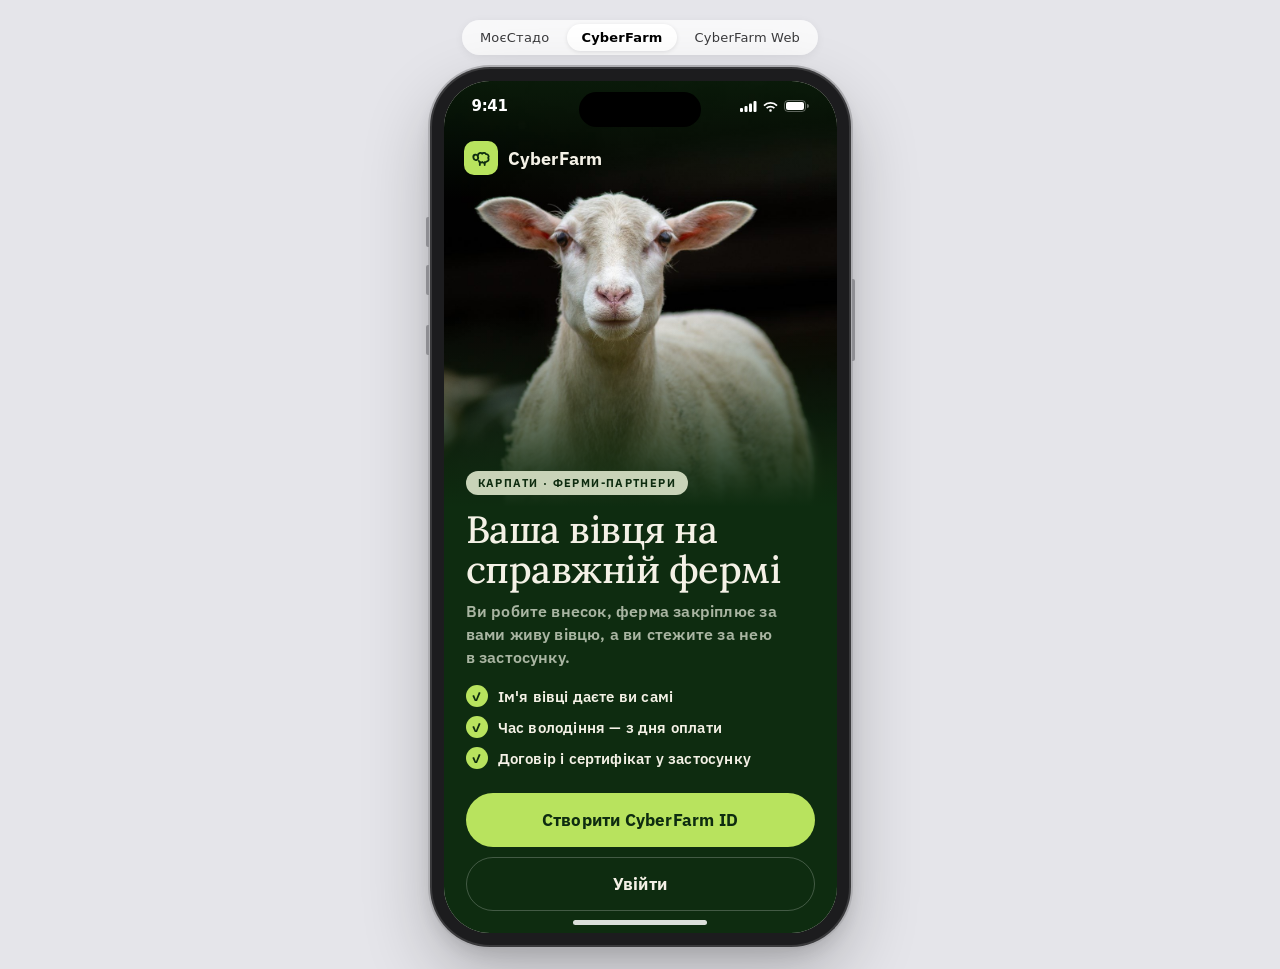
<file: ye-vivtsia-sheep.html>
<!DOCTYPE html>
<html lang="uk">
<head>
  <meta charset="utf-8">
  <meta http-equiv="refresh" content="0; url=./cyberfarm.html">
  <title>CyberFarm</title>
  <script>window.location.replace('./cyberfarm.html');</script>
</head>
<body><a href="./cyberfarm.html">CyberFarm</a></body>
</html>
</file>
<file: cyberfarm.css>
/* CyberFarm — B2C кабінет інвестора. Окремий від styles.css (той належить «МоєСтадо»). */
:root {
  --bg: #F6F4EC;
  --surface: #FFFFFF;
  --line: #E4E0D2;
  --ink: #10260F;
  --muted: #66705F;
  --forest: #0E2C10;
  --forest-2: #183D18;
  --forest-line: rgba(255, 255, 255, 0.1);
  --on-forest: #F4F1E6;
  --on-forest-muted: #A9B5A2;
  --lime: #B8E35E;
  --lime-ink: #2F4A0B;
  --sage: #C8D3B8;
  --amber: #F2C14E;
  --amber-bg: #FFF4D6;
  --red: #B3261E;
  --radius: 22px;
  --serif: 'Lora', Georgia, 'Times New Roman', serif;
  --sans: 'IBM Plex Sans', system-ui, -apple-system, 'Segoe UI', Roboto, sans-serif;
  --tabbar-h: 68px;
  color-scheme: light;
}

* { box-sizing: border-box; }
[hidden] { display: none !important; }
html, body { margin: 0; }
body {
  background: var(--bg);
  color: var(--ink);
  font-family: var(--sans);
  font-size: 16px;
  line-height: 1.45;
  -webkit-font-smoothing: antialiased;
  min-height: 100dvh;
}
a { color: inherit; }
button, input, select { font: inherit; color: inherit; }
img { display: block; max-width: 100%; }
.visually-hidden { position: absolute !important; width: 1px; height: 1px; overflow: hidden; clip: rect(0 0 0 0); white-space: nowrap; }

/* ---------- Каркас ---------- */
.cf-header {
  position: sticky; top: 0; z-index: 20;
  display: flex; align-items: center; gap: 16px;
  padding: 12px 20px;
  background: color-mix(in srgb, var(--bg) 88%, transparent);
  backdrop-filter: blur(14px);
  -webkit-backdrop-filter: blur(14px);
  border-bottom: 1px solid transparent;
}
.cf-header.scrolled { border-bottom-color: var(--line); }
.cf-logo { display: inline-flex; align-items: center; gap: 10px; text-decoration: none; font-weight: 700; font-size: 18px; letter-spacing: -0.2px; }
.cf-logo-mark { width: 32px; height: 32px; border-radius: 10px; background: var(--forest); color: var(--lime); display: grid; place-items: center; }
.cf-topnav { display: none; gap: 4px; margin-inline: auto; }
.cf-topnav a { text-decoration: none; padding: 8px 14px; border-radius: 99px; font-weight: 500; color: var(--muted); display: inline-flex; gap: 6px; align-items: center; }
.cf-topnav a[aria-current="page"] { background: var(--forest); color: var(--on-forest); }
.cf-header-end { margin-inline-start: auto; display: flex; align-items: center; gap: 8px; }
.cf-studio { display: inline-flex; gap: 2px; padding: 3px; border-radius: 99px; background: rgba(255,255,255,.75); border: 1px solid var(--line); }
.cf-studio a { font-size: 13px; text-decoration: none; padding: 6px 11px; border-radius: 99px; color: var(--muted); white-space: nowrap; }
.cf-studio a[aria-current="page"] { background: var(--forest); color: var(--on-forest); font-weight: 600; }
@media (max-width: 520px) { .cf-studio a:not([aria-current]) { padding: 6px 7px; font-size: 12px; } .cf-logo { font-size: 0; gap: 0; } }
.cf-proto-link { font-size: 13px; color: var(--muted); text-decoration: none; padding: 6px 10px; border: 1px solid var(--line); border-radius: 99px; }

.cf-main { max-width: 1120px; margin: 0 auto; padding: 8px 20px calc(var(--tabbar-h) + 40px); }
.cf-main.narrow { max-width: 560px; }

.cf-tabbar {
  position: fixed; left: 0; right: 0; bottom: 0; z-index: 30;
  display: grid; grid-template-columns: repeat(4, 1fr);
  height: calc(var(--tabbar-h) + env(safe-area-inset-bottom));
  padding-bottom: env(safe-area-inset-bottom);
  background: rgba(255, 255, 255, 0.94);
  backdrop-filter: blur(16px);
  -webkit-backdrop-filter: blur(16px);
  border-top: 1px solid var(--line);
}
.cf-tab { position: relative; display: flex; flex-direction: column; align-items: center; justify-content: center; gap: 3px; text-decoration: none; color: var(--muted); font-size: 12px; font-weight: 500; }
.cf-tab svg { width: 24px; height: 24px; }
.cf-tab[aria-current="page"] { color: var(--forest); font-weight: 700; }
.cf-tab[aria-current="page"] .cf-tab-ico { background: var(--lime); }
.cf-tab-ico { width: 56px; height: 30px; border-radius: 99px; display: grid; place-items: center; transition: background .2s; }
.cf-soon { font-size: 10px; font-weight: 700; letter-spacing: .3px; text-transform: uppercase; background: var(--amber-bg); color: #7A5600; border-radius: 99px; padding: 1px 6px; }
.cf-tab .cf-soon { position: absolute; top: 6px; right: calc(50% - 38px); }

@media (min-width: 860px) {
  .cf-topnav { display: flex; }
  .cf-tabbar { display: none; }
  .cf-main { padding-bottom: 64px; }
  .cf-header { padding: 16px 36px; }
}

/* ---------- Типографіка ---------- */
.cf-eyebrow { display: inline-block; font-size: 11.5px; font-weight: 700; letter-spacing: 1.4px; text-transform: uppercase; background: var(--sage); color: var(--forest); padding: 5px 12px; border-radius: 99px; }
.cf-h1 { font-family: var(--serif); font-weight: 500; font-size: clamp(34px, 6vw, 52px); line-height: 1.05; letter-spacing: -0.5px; margin: 14px 0 6px; }
.cf-h2 { font-family: var(--serif); font-weight: 500; font-size: 26px; line-height: 1.15; margin: 0 0 8px; }
.cf-h3 { font-size: 17px; font-weight: 700; margin: 0 0 6px; }
.cf-sub { color: var(--muted); margin: 0; }
.cf-pagehead { display: flex; align-items: flex-end; justify-content: space-between; gap: 16px; margin: 18px 0 22px; flex-wrap: wrap; }
.cf-back { display: inline-flex; align-items: center; gap: 6px; color: var(--muted); text-decoration: none; font-weight: 500; margin: 10px 0 14px; min-height: 44px; }

/* ---------- Кнопки та поля ---------- */
.cf-btn { display: inline-flex; align-items: center; justify-content: center; gap: 8px; min-height: 52px; padding: 0 24px; border-radius: 99px; border: 0; cursor: pointer; font-weight: 700; font-size: 16px; text-decoration: none; transition: transform .08s, filter .15s; }
.cf-btn:active { transform: scale(0.98); }
.cf-btn.primary { background: var(--forest); color: var(--on-forest); }
.cf-btn.lime { background: var(--lime); color: var(--forest); }
.cf-btn.ghost { background: transparent; color: var(--ink); border: 1px solid var(--line); }
.cf-btn.on-dark { background: transparent; color: var(--on-forest); border: 1px solid var(--forest-line); }
.cf-btn.block { width: 100%; }
.cf-btn.small { min-height: 40px; padding: 0 16px; font-size: 14px; }
.cf-btn[disabled] { opacity: .45; cursor: not-allowed; }
.cf-link { background: none; border: 0; padding: 0; cursor: pointer; font-weight: 700; color: var(--lime-ink); text-decoration: none; min-height: 44px; display: inline-flex; align-items: center; gap: 6px; }
.on-forest .cf-link, .cf-link.on-dark { color: var(--lime); }

.cf-field { display: flex; flex-direction: column; gap: 6px; margin-bottom: 14px; }
.cf-field label { font-size: 14px; font-weight: 600; }
.cf-field input, .cf-field select {
  min-height: 54px; padding: 0 16px; border-radius: 14px; border: 1px solid var(--line);
  background: var(--surface); font-size: 17px; outline: none; width: 100%;
}
.cf-field input:focus { border-color: var(--forest); box-shadow: 0 0 0 3px color-mix(in srgb, var(--lime) 55%, transparent); }
.cf-hint { font-size: 13px; color: var(--muted); }
.cf-error { color: var(--red); font-size: 14px; font-weight: 600; margin: 0 0 12px; }
.cf-check { display: flex; gap: 12px; align-items: flex-start; font-size: 15px; margin: 6px 0 18px; cursor: pointer; }
.cf-check input { width: 22px; height: 22px; accent-color: var(--forest); flex: none; margin-top: 1px; }
.cf-otp { display: flex; gap: 10px; justify-content: center; margin: 18px 0; }
.cf-otp input { width: 58px; height: 64px; text-align: center; font-size: 26px; font-weight: 700; border-radius: 14px; border: 1px solid var(--line); background: var(--surface); }

/* ---------- Онбординг ---------- */
.cf-steps { display: flex; gap: 6px; margin: 8px 0 20px; }
.cf-steps span { flex: 1; height: 5px; border-radius: 99px; background: var(--line); }
.cf-steps span.done { background: var(--forest); }
.cf-steps span.now { background: var(--lime); }
.cf-steplabel { font-size: 13px; color: var(--muted); font-weight: 600; margin: 0; }

.cf-welcome { min-height: calc(100dvh - 70px); display: grid; align-content: center; gap: 0; max-width: 560px; margin: 0 auto; padding: 10px 0 40px; }
.cf-welcome-photo { border-radius: var(--radius); overflow: hidden; aspect-ratio: 4 / 3; background: var(--forest); margin-bottom: 22px; }
.cf-welcome-photo img { width: 100%; height: 100%; object-fit: cover; }
.cf-welcome .cf-h1 { margin-top: 10px; }
.cf-welcome-actions { display: grid; gap: 10px; margin-top: 22px; }
.cf-bullets { list-style: none; padding: 0; margin: 18px 0 0; display: grid; gap: 10px; }
.cf-bullets li { display: flex; gap: 12px; align-items: flex-start; }
.cf-bullets li::before { content: ''; flex: none; width: 22px; height: 22px; margin-top: 1px; border-radius: 99px; background: var(--lime) url("data:image/svg+xml,%3Csvg xmlns='http://www.w3.org/2000/svg' viewBox='0 0 24 24' fill='none' stroke='%230E2C10' stroke-width='3' stroke-linecap='round' stroke-linejoin='round'%3E%3Cpath d='m6 12 4 4 8-8'/%3E%3C/svg%3E") center / 14px no-repeat; }

.cf-panel { background: var(--surface); border: 1px solid var(--line); border-radius: var(--radius); padding: 20px; margin-bottom: 14px; }
.cf-panel.dark { background: var(--forest); color: var(--on-forest); border-color: var(--forest); }
.cf-option { display: flex; gap: 14px; align-items: center; width: 100%; text-align: left; background: var(--surface); border: 1.5px solid var(--line); border-radius: 18px; padding: 16px; margin-bottom: 10px; cursor: pointer; min-height: 72px; }
.cf-option[aria-pressed="true"] { border-color: var(--forest); box-shadow: 0 0 0 3px color-mix(in srgb, var(--lime) 60%, transparent); }
.cf-option-ico { width: 44px; height: 44px; flex: none; border-radius: 12px; background: var(--bg); display: grid; place-items: center; font-weight: 800; color: var(--forest); }
.cf-option strong { display: block; }
.cf-option small { color: var(--muted); font-size: 14px; }

.cf-stepper { display: flex; align-items: center; justify-content: center; gap: 22px; margin: 14px 0 6px; }
.cf-stepper button { width: 56px; height: 56px; border-radius: 99px; border: 1px solid var(--line); background: var(--surface); font-size: 26px; cursor: pointer; }
.cf-stepper output { font-family: var(--serif); font-size: 52px; min-width: 70px; text-align: center; }
.cf-sumrow { display: flex; justify-content: space-between; gap: 12px; padding: 12px 0; border-top: 1px solid var(--line); }
.cf-sumrow:first-child { border-top: 0; }
.cf-sumrow strong { text-align: right; }

.cf-doc { background: var(--surface); border: 1px solid var(--line); border-radius: var(--radius); padding: 22px; max-height: 46vh; overflow: auto; font-size: 15px; }
.cf-doc h3 { font-family: var(--serif); font-weight: 500; font-size: 20px; margin: 0 0 4px; }
.cf-doc ol { padding-left: 20px; margin: 12px 0 0; display: grid; gap: 10px; }

.cf-success { text-align: center; padding: 30px 0; }
.cf-success-ico { width: 84px; height: 84px; margin: 0 auto 16px; border-radius: 99px; background: var(--lime); display: grid; place-items: center; }

/* ---------- Кабінет: картки овець ---------- */
.cf-grid { display: grid; grid-template-columns: repeat(auto-fill, minmax(290px, 1fr)); gap: 18px; }
.cf-card { position: relative; display: flex; flex-direction: column; border-radius: var(--radius); overflow: hidden; background: var(--forest); color: var(--on-forest); text-decoration: none; min-height: 100%; }
.cf-card-photo { aspect-ratio: 4 / 3; background: var(--forest-2); overflow: hidden; }
.cf-card-photo img { width: 100%; height: 100%; object-fit: cover; transition: transform .4s; }
a.cf-card:hover .cf-card-photo img { transform: scale(1.03); }
.cf-card-body { padding: 20px 22px 18px; display: flex; flex-direction: column; flex: 1; }
.cf-card-tag { font-size: 12px; letter-spacing: 1.6px; text-transform: uppercase; color: var(--lime); font-weight: 600; margin: 0 0 10px; }
.cf-card-name { font-family: var(--serif); font-weight: 500; font-size: 32px; line-height: 1.1; margin: 0 0 6px; }
.cf-card-name.unnamed { font-size: 24px; color: var(--on-forest-muted); font-style: italic; }
.cf-card-meta { color: var(--on-forest-muted); font-size: 15px; margin: 0 0 14px; }
.cf-card-foot { margin-top: auto; display: flex; justify-content: space-between; align-items: center; gap: 10px; flex-wrap: wrap; padding-top: 6px; }
.cf-chip { display: inline-flex; align-items: center; gap: 6px; font-size: 13px; font-weight: 600; padding: 5px 11px; border-radius: 99px; background: rgba(255,255,255,.08); color: var(--on-forest); }
.cf-chip.lime { background: var(--lime); color: var(--forest); }
.cf-chip.amber { background: var(--amber-bg); color: #6B4B00; }
.cf-chip.light { background: var(--bg); color: var(--forest); }
.cf-dot { width: 8px; height: 8px; border-radius: 99px; background: var(--lime); display: inline-block; }
.cf-dot.amber { background: var(--amber); }

.cf-bar { margin: 0 0 12px; }
.cf-bar-head { display: flex; justify-content: space-between; font-size: 14px; color: var(--on-forest-muted); margin-bottom: 6px; }
.cf-bar-track { height: 8px; border-radius: 99px; background: rgba(255,255,255,.12); overflow: hidden; }
.cf-bar-fill { height: 100%; border-radius: 99px; background: var(--lime); }
.light .cf-bar-head { color: var(--muted); }
.light .cf-bar-track { background: var(--line); }
.light .cf-bar-fill { background: var(--forest); }

/* Стан «оплачено, вівцю ще не призначено» */
.cf-card.awaiting .cf-card-photo { display: grid; place-items: center; background: radial-gradient(120% 90% at 50% 100%, #24502A 0%, var(--forest-2) 55%, var(--forest) 100%); }
.cf-await-art { width: 62%; max-width: 230px; opacity: .9; }
.cf-await-art .pulse { animation: cfPulse 2.4s ease-in-out infinite; transform-origin: center; }
@keyframes cfPulse { 0%,100% { opacity: .35; } 50% { opacity: 1; } }
.cf-timeline { list-style: none; padding: 0; margin: 4px 0 14px; display: grid; gap: 10px; }
.cf-timeline li { display: flex; gap: 12px; align-items: flex-start; font-size: 15px; color: var(--on-forest-muted); }
.cf-timeline li b { color: var(--on-forest); font-weight: 600; display: block; }
.cf-timeline .ico { flex: none; width: 24px; height: 24px; border-radius: 99px; display: grid; place-items: center; border: 1.5px solid rgba(255,255,255,.25); margin-top: 1px; }
.cf-timeline .done .ico { background: var(--lime); border-color: var(--lime); }
.cf-timeline .now .ico { border-color: var(--amber); }
.cf-timeline .now .ico::after { content: ''; width: 8px; height: 8px; border-radius: 99px; background: var(--amber); }
.cf-demo-btn { font-size: 13px; font-weight: 600; color: var(--on-forest-muted); background: none; border: 1px dashed rgba(255,255,255,.3); border-radius: 10px; padding: 8px 12px; cursor: pointer; min-height: 40px; }
.cf-demo-btn.on-light { color: var(--muted); border-color: var(--line); }

.cf-addcard { border: 2px dashed var(--line); border-radius: var(--radius); display: grid; place-items: center; text-align: center; padding: 30px 22px; text-decoration: none; min-height: 260px; color: var(--muted); background: transparent; cursor: pointer; }
.cf-addcard:hover { border-color: var(--forest); color: var(--ink); }
.cf-addcard-plus { width: 60px; height: 60px; border-radius: 99px; background: var(--forest); color: var(--lime); display: grid; place-items: center; margin: 0 auto 12px; font-size: 32px; }

.cf-empty { text-align: center; padding: 40px 20px; }

/* ---------- Моя вівця ---------- */
.cf-detail { display: grid; gap: 18px; grid-template-columns: 1fr; }
@media (min-width: 960px) { .cf-detail { grid-template-columns: 1.05fr 1fr; align-items: start; } .cf-detail-photo { position: sticky; top: 90px; } }
.cf-detail-photo { border-radius: var(--radius); overflow: hidden; aspect-ratio: 4 / 3; background: var(--forest); }
.cf-detail-photo img { width: 100%; height: 100%; object-fit: cover; }
.cf-passport { background: var(--forest); color: var(--on-forest); border-radius: var(--radius); padding: 24px 22px; }
.cf-passport-head { display: flex; align-items: flex-start; justify-content: space-between; gap: 12px; }
.cf-passport-name { font-family: var(--serif); font-weight: 500; font-size: 44px; line-height: 1.05; margin: 6px 0 4px; word-break: break-word; }
.cf-rename { flex: none; width: 44px; height: 44px; border-radius: 12px; border: 1px solid var(--forest-line); background: rgba(255,255,255,.06); color: var(--on-forest); display: grid; place-items: center; cursor: pointer; }
.cf-section-title { font-size: 12px; letter-spacing: 1.6px; text-transform: uppercase; color: var(--lime); font-weight: 700; margin: 26px 0 10px; }
.cf-rows { display: grid; }
.cf-row { display: flex; justify-content: space-between; gap: 16px; padding: 13px 0; border-top: 1px solid var(--forest-line); font-size: 15.5px; }
.cf-row:first-child { border-top: 0; }
.cf-row span:first-child { color: var(--on-forest-muted); }
.cf-row span:last-child { text-align: right; font-weight: 600; }
.light .cf-row { border-top-color: var(--line); }
.light .cf-row span:first-child { color: var(--muted); }

.cf-health { display: flex; gap: 12px; align-items: center; background: rgba(255,255,255,.06); border-radius: 16px; padding: 14px; margin-bottom: 14px; }
.cf-health-ico { flex: none; width: 42px; height: 42px; border-radius: 12px; background: var(--lime); color: var(--forest); display: grid; place-items: center; }
.cf-health.check .cf-health-ico { background: var(--amber); }
.cf-health b { display: block; }
.cf-health small { color: var(--on-forest-muted); font-size: 14px; }

.cf-map { position: relative; border-radius: 16px; overflow: hidden; aspect-ratio: 16 / 9; background: #20431F; }
.cf-map svg { width: 100%; height: 100%; display: block; }
.cf-map-pin { position: absolute; width: 18px; height: 18px; margin: -9px 0 0 -9px; border-radius: 99px; background: var(--lime); box-shadow: 0 0 0 6px rgba(184,227,94,.25), 0 0 0 14px rgba(184,227,94,.12); }
.cf-map-label { position: absolute; left: 12px; bottom: 10px; right: 12px; display: flex; flex-wrap: wrap; justify-content: space-between; gap: 2px 8px; font-size: 12.5px; color: var(--on-forest); text-shadow: 0 1px 2px rgba(0,0,0,.5); }

.cf-cert { background: linear-gradient(140deg, #F9F6EA, #EEF3E2); color: var(--ink); border-radius: 18px; padding: 18px; }
.cf-cert-head { display: flex; gap: 12px; align-items: center; margin-bottom: 10px; }
.cf-cert-seal { flex: none; width: 46px; height: 46px; border-radius: 99px; background: var(--forest); color: var(--lime); display: grid; place-items: center; }
.cf-cert-num { font-family: ui-monospace, 'SF Mono', Menlo, monospace; font-size: 14px; color: var(--muted); }
.cf-cert p { margin: 0 0 10px; font-size: 15px; }
.cf-cert-actions { display: flex; gap: 8px; flex-wrap: wrap; }
.cf-tech { margin-top: 10px; font-size: 14px; color: var(--muted); }
.cf-tech summary { cursor: pointer; font-weight: 600; min-height: 40px; display: flex; align-items: center; }
.cf-tech code { display: block; word-break: break-all; font-size: 12.5px; background: rgba(0,0,0,.04); padding: 10px; border-radius: 10px; margin-top: 4px; }

.cf-tile-link { display: flex; align-items: center; justify-content: space-between; gap: 12px; background: var(--surface); border: 1px solid var(--line); border-radius: 18px; padding: 16px 18px; text-decoration: none; margin-top: 14px; min-height: 64px; }
.cf-tile-link small { display: block; color: var(--muted); font-size: 14px; }

/* ---------- Мій внесок ---------- */
.cf-notice { background: var(--forest); color: var(--on-forest); border-radius: var(--radius); padding: 26px 24px; margin-bottom: 18px; display: grid; gap: 10px; }
.cf-notice-big { font-family: var(--serif); font-weight: 500; font-size: clamp(24px, 3.6vw, 32px); line-height: 1.2; margin: 0; }
.cf-notice small { color: var(--on-forest-muted); font-size: 15px; }
.cf-kpis { display: grid; grid-template-columns: repeat(auto-fit, minmax(160px, 1fr)); gap: 12px; margin-bottom: 18px; }
.cf-kpi { background: var(--surface); border: 1px solid var(--line); border-radius: 18px; padding: 16px; }
.cf-kpi-val { font-family: var(--serif); font-size: 28px; line-height: 1.1; margin: 0 0 4px; font-variant-numeric: tabular-nums; }
.cf-kpi-lbl { font-size: 14px; color: var(--muted); margin: 0; }
.cf-pay { background: var(--surface); border: 1px solid var(--line); border-radius: 18px; padding: 16px 18px; margin-bottom: 10px; }
.cf-pay-head { display: flex; justify-content: space-between; gap: 12px; align-items: baseline; margin-bottom: 10px; }
.cf-pay-head strong { font-size: 18px; font-variant-numeric: tabular-nums; }
.cf-period { display: flex; justify-content: space-between; font-size: 13.5px; color: var(--muted); margin-top: 6px; }
.cf-placeholder { border: 1.5px dashed var(--line); border-radius: 18px; padding: 18px; color: var(--muted); }
.cf-placeholder b { color: var(--ink); }

/* ---------- Профіль ---------- */
.cf-id-card { background: var(--forest); color: var(--on-forest); border-radius: var(--radius); padding: 22px; display: grid; gap: 4px; margin-bottom: 16px; }
.cf-id-card .cf-avatar { width: 56px; height: 56px; border-radius: 99px; background: var(--lime); color: var(--forest); display: grid; place-items: center; font-weight: 800; font-size: 20px; margin-bottom: 10px; }
.cf-id-num { font-family: ui-monospace, 'SF Mono', Menlo, monospace; color: var(--lime); font-size: 14px; }
.cf-list { background: var(--surface); border: 1px solid var(--line); border-radius: 18px; padding: 4px 18px; margin-bottom: 16px; }
.cf-list .cf-row { color: var(--ink); }
.cf-list-title { font-size: 13px; font-weight: 700; letter-spacing: .6px; text-transform: uppercase; color: var(--muted); margin: 22px 4px 8px; }
.cf-list button.cf-row, .cf-list a.cf-row { width: 100%; background: none; border: 0; border-top: 1px solid var(--line); cursor: pointer; text-decoration: none; text-align: left; min-height: 52px; align-items: center; }
.cf-list > .cf-row:first-child, .cf-list > button.cf-row:first-child, .cf-list > a.cf-row:first-child { border-top: 0; }

/* ---------- Маркет «Скоро» ---------- */
.cf-soon-hero { border-radius: var(--radius); overflow: hidden; background: var(--forest); color: var(--on-forest); display: grid; }
@media (min-width: 860px) { .cf-soon-hero { grid-template-columns: 1fr 1fr; } }
.cf-soon-hero img { width: 100%; height: 100%; object-fit: cover; aspect-ratio: 4 / 3; filter: saturate(.8); }
.cf-soon-hero > div { padding: 26px 24px; display: grid; align-content: center; gap: 12px; }

/* ---------- Модальні вікна ---------- */
.cf-modal { position: fixed; inset: 0; z-index: 50; display: grid; align-items: end; justify-items: center; background: rgba(10, 22, 10, .45); padding: 0; }
@media (min-width: 640px) { .cf-modal { align-items: center; padding: 20px; } }
.cf-modal-box { width: 100%; max-width: 520px; max-height: 92dvh; overflow: auto; background: var(--bg); border-radius: 26px 26px 0 0; padding: 22px 20px calc(22px + env(safe-area-inset-bottom)); animation: cfUp .22s ease-out; }
@media (min-width: 640px) { .cf-modal-box { border-radius: 26px; } }
@keyframes cfUp { from { transform: translateY(24px); opacity: 0; } to { transform: none; opacity: 1; } }
.cf-modal-head { display: flex; justify-content: space-between; align-items: center; gap: 10px; margin-bottom: 12px; }
.cf-close { width: 44px; height: 44px; border-radius: 99px; border: 0; background: var(--surface); cursor: pointer; font-size: 22px; }
.cf-suggest { display: flex; flex-wrap: wrap; gap: 8px; margin: 4px 0 18px; }
.cf-suggest button { border: 1px solid var(--line); background: var(--surface); border-radius: 99px; padding: 8px 14px; cursor: pointer; min-height: 40px; }

.cf-certificate { background: #FBF8EE; border: 1px solid #DDD5BC; border-radius: 18px; padding: 26px 22px; text-align: center; position: relative; }
.cf-certificate::before { content: ''; position: absolute; inset: 8px; border: 1px solid #E6DEC4; border-radius: 12px; pointer-events: none; }
.cf-certificate h3 { font-family: var(--serif); font-weight: 500; font-size: 26px; margin: 10px 0 4px; }
.cf-certificate .who { font-family: var(--serif); font-size: 22px; margin: 6px 0; }
.cf-certificate dl { display: grid; grid-template-columns: auto 1fr; gap: 6px 14px; text-align: left; font-size: 14px; margin: 18px 0 0; }
.cf-certificate dt { color: var(--muted); }
.cf-certificate dd { margin: 0; font-weight: 600; word-break: break-word; }

/* ---------- Тост ---------- */
.cf-toast { position: fixed; left: 50%; bottom: calc(var(--tabbar-h) + 18px); transform: translate(-50%, 20px); opacity: 0; z-index: 60; background: var(--forest); color: var(--on-forest); padding: 12px 18px; border-radius: 14px; font-weight: 600; box-shadow: 0 10px 30px rgba(0,0,0,.2); transition: .25s; pointer-events: none; max-width: calc(100vw - 32px); }
.cf-toast.show { opacity: 1; transform: translate(-50%, 0); }
@media (min-width: 860px) { .cf-toast { bottom: 28px; } }

@media (prefers-reduced-motion: reduce) { *, *::before, *::after { animation: none !important; transition: none !important; } }
</file>
<file: styles.css>
/* ==========================================================================
   iOS 18 Human Interface Guidelines Minimalist System + iPhone Hardware Frame
   ========================================================================== */

@view-transition {
  navigation: auto;
}

:root {
  --studio-bg: #E5E5EA;
  --ios-bg: #F2F2F7;
  --ios-card: #FFFFFF;
  --ios-fill: rgba(118, 118, 128, 0.12);
  --ios-label: #000000;
  --ios-secondary: #8E8E93;
  --ios-tertiary: #C7C7CC;
  --ios-separator: rgba(60, 60, 67, 0.2);
  --ios-tint: #007AFF;
  --ios-green: #34C759;
  --ios-green-ink: #1E7E34;
  --ios-orange: #FF9500;
  --ios-red: #FF3B30;
  --target-size: 24px;
}

@media (pointer: coarse) {
  :root {
    --target-size: 44px;
  }
}

body.app-farmer {
  --ios-tint: #248A3D;
}

body.app-investor {
  --ios-tint: #007AFF;
}

*,
*::before,
*::after {
  box-sizing: border-box;
  -webkit-tap-highlight-color: transparent;
}

html {
  font-family: -apple-system, BlinkMacSystemFont, "SF Pro Text", "SF Pro Display", system-ui, sans-serif;
  -webkit-font-smoothing: antialiased;
  text-rendering: optimizeLegibility;
  color: var(--ios-label);
  background: var(--studio-bg);
}

body {
  margin: 0;
  min-block-size: 100dvh;
  background: var(--studio-bg);
  display: flex;
  flex-direction: column;
  align-items: center;
  justify-content: center;
  padding: 20px 16px;
  gap: 14px;
  overflow-wrap: anywhere;
}

img,
svg {
  display: block;
  max-inline-size: 100%;
}

h1,
h2,
h3 {
  text-wrap: balance;
}

p,
li {
  text-wrap: pretty;
}

[hidden]:not([hidden="until-found"]) {
  display: none !important;
}

.visually-hidden {
  position: absolute;
  clip-path: inset(50%);
  overflow: hidden;
  inline-size: 1px;
  block-size: 1px;
  margin: -1px;
  padding: 0;
  border: 0;
  white-space: nowrap;
}

:focus-visible {
  outline: 2px solid var(--ios-tint);
  outline-offset: 2px;
}

/* ==========================================================================
   Зовнішній мінімалістичний перемикач над корпусом iPhone
   ========================================================================== */
.studio-bar {
  display: inline-flex;
  align-items: center;
  gap: 4px;
  background: rgba(255, 255, 255, 0.72);
  backdrop-filter: blur(16px);
  -webkit-backdrop-filter: blur(16px);
  padding: 4px;
  border-radius: 999px;
  box-shadow: 0 2px 10px rgba(0, 0, 0, 0.06);
}

.studio-link {
  padding: 6px 14px;
  border-radius: 999px;
  font-size: 13px;
  font-weight: 500;
  color: #3A3A3C;
  text-decoration: none;
  transition: background-color 0.15s ease, color 0.15s ease;
}

.studio-link:hover {
  color: #000000;
}

.studio-link.active {
  background: #FFFFFF;
  color: #000000;
  font-weight: 600;
  box-shadow: 0 1px 4px rgba(0, 0, 0, 0.1);
}

/* ==========================================================================
   Фізичний корпус iPhone (393 × 852 pt внутрішній екран)
   ========================================================================== */
.iphone-device {
  position: relative;
  padding: 12px;
  border-radius: 58px;
  background: #1C1C1E;
  box-shadow:
    0 0 0 2px #3A3A3C,
    0 0 0 4px #AEAEB2,
    0 30px 70px rgba(0, 0, 0, 0.24),
    0 8px 20px rgba(0, 0, 0, 0.12);
  flex: none;
}

/* Бічні фізичні кнопки iPhone */
.iphone-device::before {
  content: "";
  position: absolute;
  inset-inline-start: -6px;
  inset-block-start: 148px;
  inline-size: 3px;
  block-size: 30px;
  background: #8E8E93;
  border-radius: 2px 0 0 2px;
  box-shadow: 0 48px 0 #8E8E93, 0 108px 0 #8E8E93;
}

.iphone-device::after {
  content: "";
  position: absolute;
  inset-inline-end: -6px;
  inset-block-start: 210px;
  inline-size: 3px;
  block-size: 82px;
  background: #8E8E93;
  border-radius: 0 2px 2px 0;
}

.iphone-screen {
  position: relative;
  inline-size: 393px;
  block-size: 852px;
  border-radius: 46px;
  background: #000000;
  overflow: clip;
  user-select: none;
}

/* ==========================================================================
   iOS Системна оболонка (Status Bar, Dynamic Island, Home Indicator)
   ========================================================================== */
.ios-statusbar {
  position: absolute;
  inset-block-start: 0;
  inset-inline: 0;
  block-size: 54px;
  padding: 14px 28px 0;
  display: flex;
  align-items: flex-start;
  justify-content: space-between;
  z-index: 70;
  pointer-events: none;
}

.ios-time {
  font-size: 15px;
  font-weight: 600;
  letter-spacing: -0.3px;
  color: #000000;
  line-height: 22px;
}

.dynamic-island {
  position: absolute;
  inset-block-start: 11px;
  inset-inline-start: 50%;
  transform: translateX(-50%);
  inline-size: 122px;
  block-size: 35px;
  border-radius: 20px;
  background: #000000;
}

.ios-status-icons {
  display: flex;
  align-items: center;
  gap: 6px;
  block-size: 22px;
  color: #000000;
}

.home-indicator {
  position: absolute;
  inset-block-end: 8px;
  inset-inline-start: 50%;
  transform: translateX(-50%);
  inline-size: 134px;
  block-size: 5px;
  border-radius: 99px;
  background: #000000;
  opacity: 0.85;
  z-index: 70;
  pointer-events: none;
}

/* iOS Push Banner під Dynamic Island */
.ios-banner {
  position: absolute;
  inset-block-start: 54px;
  inset-inline: 12px;
  z-index: 50;
  background: rgba(255, 255, 255, 0.94);
  backdrop-filter: saturate(180%) blur(20px);
  -webkit-backdrop-filter: saturate(180%) blur(20px);
  border-radius: 18px;
  padding: 12px 16px;
  box-shadow: 0 10px 30px rgba(0, 0, 0, 0.14), 0 0 0 0.5px rgba(0, 0, 0, 0.08);
  transform: translateY(-130px);
  opacity: 0;
  pointer-events: none;
  transition: transform 0.35s cubic-bezier(0.32, 0.72, 0, 1), opacity 0.25s ease;
}

.ios-banner.visible {
  transform: translateY(0);
  opacity: 1;
}

.ios-banner-title {
  margin: 0;
  font-size: 14px;
  font-weight: 600;
  color: #000000;
}

.ios-banner-sub {
  margin: 2px 0 0;
  font-size: 12.5px;
  color: var(--ios-secondary);
}

/* ==========================================================================
   Головний iOS View та стек навігації
   ========================================================================== */
.ios-app {
  position: relative;
  inline-size: 100%;
  block-size: 100%;
  background: var(--ios-bg);
  display: flex;
  flex-direction: column;
  padding-block-start: 54px;
  transition: transform 0.32s cubic-bezier(0.32, 0.72, 0, 1), border-radius 0.32s ease, filter 0.32s ease;
  transform-origin: center top;
}

.ios-view {
  display: flex;
  flex-direction: column;
  flex: 1 1 auto;
  min-block-size: 0;
  position: relative;
}

.ios-view[hidden] {
  display: none;
}

.ios-app.scaled-back {
  transform: scale(0.93) translateY(8px);
  border-radius: 32px;
  overflow: clip;
  filter: brightness(0.9);
}

.ios-navbar {
  padding: 2px 16px 8px;
  background: var(--ios-bg);
  flex: none;
}

/* Верхня панель окремої сторінки перегляду (UINavigationBar з кнопкою «Назад») */
.ios-subpage-navbar {
  min-block-size: 44px;
  padding: 0 12px 0 6px;
  display: grid;
  grid-template-columns: 1fr auto 1fr;
  align-items: center;
  gap: 8px;
  background: rgba(242, 242, 247, 0.88);
  backdrop-filter: saturate(180%) blur(20px);
  -webkit-backdrop-filter: saturate(180%) blur(20px);
  border-block-end: 0.5px solid var(--ios-separator);
  flex: none;
}

.ios-subpage-navbar h1 {
  margin: 0;
  font-size: 17px;
  font-weight: 600;
  letter-spacing: -0.3px;
  text-align: center;
}

.ios-back-link {
  justify-self: start;
  display: inline-flex;
  align-items: center;
  gap: 2px;
  min-block-size: 44px;
  padding-inline: 4px 8px;
  color: var(--ios-tint);
  font-size: 17px;
  font-weight: 400;
  text-decoration: none;
}

.ios-subpage-end {
  justify-self: end;
}

.ios-navbar-top {
  min-block-size: 44px;
  display: flex;
  align-items: center;
  justify-content: space-between;
  gap: 8px;
}

.ios-navbar-eyebrow {
  font-size: 13px;
  font-weight: 500;
  color: var(--ios-secondary);
  overflow: hidden;
  text-overflow: ellipsis;
  white-space: nowrap;
}

.ios-navbar-farm-picker {
  position: relative;
  display: inline-flex;
  align-items: center;
  min-inline-size: 0;
  max-inline-size: calc(100% - 48px);
}

.ios-navbar-farm-select {
  appearance: none;
  border: 0;
  background: transparent;
  padding: 6px 22px 6px 0;
  margin: 0;
  font: inherit;
  font-size: 20px;
  font-weight: 700;
  letter-spacing: -0.35px;
  color: var(--ios-label);
  cursor: pointer;
  overflow: hidden;
  text-overflow: ellipsis;
  white-space: nowrap;
  outline: none;
}

.ios-navbar-farm-chevron {
  position: absolute;
  inset-inline-end: 2px;
  color: var(--ios-secondary);
  pointer-events: none;
}

.ios-large-title {
  margin: 0;
  font-size: 34px;
  line-height: 41px;
  font-weight: 700;
  letter-spacing: -0.4px;
  color: var(--ios-label);
}

.ios-nav-btn {
  appearance: none;
  border: 0;
  background: transparent;
  color: var(--ios-tint);
  font: inherit;
  font-size: 17px;
  font-weight: 400;
  padding: 6px 4px;
  min-block-size: 44px;
  min-inline-size: 44px;
  display: inline-flex;
  align-items: center;
  justify-content: center;
  gap: 4px;
  cursor: pointer;
  transition: opacity 0.12s ease;
}

.ios-nav-btn:active,
.ios-back-link:active {
  opacity: 0.35;
}

.ios-nav-btn.semibold {
  font-weight: 600;
}

/* Стандартний UIBarButtonItem(.add) за iOS HIG: 44x44pt зона кліку, чистий SF Symbol plus без заливки */
.ios-bar-icon-btn {
  margin-inline-end: -10px;
  padding: 0;
}

/* Скрол-область екрана */
.ios-scroll {
  flex: 1 1 auto;
  overflow-y: auto;
  overscroll-behavior: contain;
  padding-block: 4px 20px;
  scrollbar-width: none;
}

.ios-scroll::-webkit-scrollbar {
  display: none;
}

/* ==========================================================================
   iOS Компоненти: Search, Segmented Control, Summary, Inset Grouped List
   ========================================================================== */
.ios-search {
  margin: 0 16px 12px;
  background: var(--ios-fill);
  border-radius: 10px;
  padding: 0 10px;
  min-block-size: 36px;
  display: flex;
  align-items: center;
  gap: 6px;
}

.ios-search svg {
  flex: none;
  color: var(--ios-secondary);
}

.ios-search input {
  appearance: none;
  border: 0;
  background: transparent;
  inline-size: 100%;
  min-block-size: 36px;
  font: inherit;
  font-size: max(1rem, 17px);
  color: var(--ios-label);
  outline: none;
}

.ios-search input::placeholder {
  color: var(--ios-secondary);
}

.ios-segmented {
  margin: 0 16px 16px;
  padding: 2px;
  background: var(--ios-fill);
  border-radius: 9px;
  display: grid;
  grid-auto-flow: column;
  grid-auto-columns: 1fr;
}

.ios-seg-btn {
  appearance: none;
  border: 0;
  background: transparent;
  border-radius: 7px;
  min-block-size: 28px;
  padding: 4px 8px;
  font: inherit;
  font-size: 13px;
  font-weight: 500;
  color: var(--ios-label);
  cursor: pointer;
  transition: background-color 0.15s ease, box-shadow 0.15s ease;
}

.ios-seg-btn[aria-selected="true"],
.ios-seg-btn.active {
  background: #FFFFFF;
  font-weight: 600;
  box-shadow: 0 3px 8px rgba(0, 0, 0, 0.12), 0 3px 1px rgba(0, 0, 0, 0.04);
}

/* Мінімалістична картка метрик */
.ios-stats-card {
  margin: 0 16px 16px;
  background: var(--ios-card);
  border-radius: 12px;
  padding: 12px 14px;
  display: grid;
  grid-template-columns: repeat(3, 1fr);
  gap: 8px;
}

.ios-stat-cell {
  min-inline-size: 0;
}

.ios-stat-cell + .ios-stat-cell {
  border-inline-start: 0.5px solid var(--ios-separator);
  padding-inline-start: 10px;
}

.ios-stat-val {
  margin: 0;
  font-size: 20px;
  font-weight: 700;
  letter-spacing: -0.4px;
  font-variant-numeric: tabular-nums;
}

.ios-stat-lbl {
  margin: 1px 0 0;
  font-size: 11.5px;
  color: var(--ios-secondary);
}

/* Wallet-style Hero Card для портфеля в єВівця */
.ios-wallet-card {
  margin: 0 16px 18px;
  background: var(--ios-card);
  border-radius: 16px;
  padding: 18px 18px 16px;
}

.ios-wallet-caption {
  margin: 0;
  font-size: 13px;
  color: var(--ios-secondary);
}

.ios-wallet-balance {
  margin: 2px 0 12px;
  font-size: 32px;
  font-weight: 700;
  letter-spacing: -0.6px;
  font-variant-numeric: tabular-nums;
}

.ios-wallet-subrow {
  padding-block-start: 12px;
  border-block-start: 0.5px solid var(--ios-separator);
  display: flex;
  justify-content: space-between;
  font-size: 13px;
}

/* Section header & Inset Grouped List */
.ios-section-header {
  padding: 0 32px 6px;
  font-size: 13px;
  font-weight: 400;
  text-transform: uppercase;
  letter-spacing: -0.08px;
  color: #6D6D72;
}

.ios-group {
  margin: 0 16px 20px;
  background: var(--ios-card);
  border-radius: 12px;
  overflow: clip;
}

.ios-row {
  position: relative;
  inline-size: 100%;
  min-block-size: 48px;
  padding: 11px 16px;
  background: transparent;
  border: 0;
  display: flex;
  align-items: center;
  gap: 12px;
  text-align: start;
  font: inherit;
  color: var(--ios-label);
}

button.ios-row,
a.ios-row {
  cursor: pointer;
  text-decoration: none;
}

button.ios-row:active,
a.ios-row:active {
  background: rgba(0, 0, 0, 0.05);
}

.ios-row + .ios-row::before {
  content: "";
  position: absolute;
  inset-block-start: 0;
  inset-inline: 16px 0;
  border-block-start: 0.5px solid var(--ios-separator);
}

.ios-row.has-thumb + .ios-row::before {
  inset-inline-start: 78px;
}

.ios-thumb {
  inline-size: 50px;
  block-size: 50px;
  border-radius: 10px;
  overflow: clip;
  background: #EFEFF4;
  flex: none;
}

.ios-thumb img {
  inline-size: 100%;
  block-size: 100%;
  object-fit: cover;
}

.ios-row-main {
  flex: 1 1 auto;
  min-inline-size: 0;
}

.ios-row-title {
  margin: 0;
  font-size: 17px;
  font-weight: 600;
  letter-spacing: -0.3px;
  line-height: 1.25;
  display: flex;
  align-items: center;
  gap: 6px;
}

.ios-row-sub {
  margin: 2px 0 0;
  font-size: 13px;
  color: var(--ios-secondary);
  white-space: nowrap;
  overflow: hidden;
  text-overflow: ellipsis;
}

.ios-row-Side {
  display: flex;
  align-items: center;
  gap: 6px;
  flex: none;
  color: var(--ios-secondary);
  font-size: 15px;
}

.ios-chevron {
  color: var(--ios-tertiary);
  font-size: 18px;
  line-height: 1;
  font-weight: 500;
}

/* Статус-крапки та лаконічні мітки */
.status-dot {
  inline-size: 8px;
  block-size: 8px;
  border-radius: 99px;
  flex: none;
}

.dot-verified {
  background: var(--ios-green);
}

.dot-pending {
  background: var(--ios-orange);
}

.dot-rejected {
  background: var(--ios-red);
}

.ios-pill {
  display: inline-flex;
  align-items: center;
  gap: 4px;
  padding: 2px 8px;
  border-radius: 99px;
  font-size: 12px;
  font-weight: 500;
  background: var(--ios-fill);
  color: #3A3A3C;
}

.ios-pill.green {
  background: rgba(52, 199, 89, 0.14);
  color: var(--ios-green-ink);
}

.ios-pill.orange {
  background: rgba(255, 149, 0, 0.15);
  color: #B25000;
}

.ios-pill.red {
  background: rgba(255, 59, 48, 0.14);
  color: #D70015;
}

.ios-pill.blue {
  background: rgba(0, 122, 255, 0.12);
  color: #0062CC;
}

/* Поля вводу у стилі iOS Settings / Contacts */
.ios-field-row {
  position: relative;
  display: flex;
  align-items: center;
  gap: 12px;
  min-block-size: 48px;
  padding: 6px 16px;
}

.ios-field-row + .ios-field-row::before,
.ios-row + .ios-field-row::before,
.ios-field-row + .ios-row::before {
  content: "";
  position: absolute;
  inset-block-start: 0;
  inset-inline: 16px 0;
  border-block-start: 0.5px solid var(--ios-separator);
}

.ios-field-row label {
  inline-size: 112px;
  flex: none;
  font-size: 16px;
  color: var(--ios-label);
}

.ios-field-row input,
.ios-field-row select {
  appearance: none;
  border: 0;
  background: transparent;
  flex: 1 1 auto;
  min-inline-size: 0;
  min-block-size: 36px;
  font: inherit;
  font-size: max(1rem, 16px);
  color: var(--ios-label);
  text-align: end;
  outline: none;
}

.ios-field-row input::placeholder {
  color: var(--ios-tertiary);
}

/* Основні кнопки iOS */
.ios-primary-btn {
  appearance: none;
  border: 0;
  inline-size: calc(100% - 32px);
  margin: 4px 16px 12px;
  min-block-size: 50px;
  border-radius: 14px;
  background: var(--ios-tint);
  color: #FFFFFF;
  font: inherit;
  font-size: 17px;
  font-weight: 600;
  cursor: pointer;
  transition: opacity 0.15s ease;
}

.ios-primary-btn:active {
  opacity: 0.82;
}

.ios-secondary-btn {
  appearance: none;
  border: 0;
  inline-size: calc(100% - 32px);
  margin: 0 16px 12px;
  min-block-size: 48px;
  border-radius: 14px;
  background: rgba(118, 118, 128, 0.12);
  color: var(--ios-tint);
  font: inherit;
  font-size: 16px;
  font-weight: 600;
  cursor: pointer;
}

/* ==========================================================================
   iOS Bottom Tab Bar (UITabBar)
   ========================================================================== */
.ios-tabbar {
  flex: none;
  block-size: 83px;
  padding: 6px 8px 28px;
  background: rgba(249, 249, 249, 0.88);
  backdrop-filter: saturate(180%) blur(20px);
  -webkit-backdrop-filter: saturate(180%) blur(20px);
  border-block-start: 0.5px solid rgba(60, 60, 67, 0.24);
  display: grid;
  grid-auto-flow: column;
  grid-auto-columns: 1fr;
}

.ios-tab {
  position: relative;
  appearance: none;
  border: 0;
  background: transparent;
  display: flex;
  flex-direction: column;
  align-items: center;
  justify-content: center;
  gap: 3px;
  color: #8E8E93;
  font: inherit;
  font-size: 10px;
  font-weight: 500;
  cursor: pointer;
  padding: 0;
}

.ios-tab[aria-selected="true"] {
  color: var(--ios-tint);
}

.ios-tab-badge {
  position: absolute;
  inset-block-start: 0;
  inset-inline-start: calc(50% + 6px);
  min-inline-size: 16px;
  block-size: 16px;
  padding-inline: 4px;
  border-radius: 99px;
  background: var(--ios-red);
  color: #FFFFFF;
  font-size: 10px;
  font-weight: 600;
  display: grid;
  place-items: center;
}

.ios-tab-badge[hidden] {
  display: none;
}

/* ==========================================================================
   iOS Bottom Sheet (UISheetPresentationController всередині екрана iPhone)
   ========================================================================== */
.ios-sheet-layer {
  position: absolute;
  inset: 0;
  z-index: 35;
  display: flex;
  flex-direction: column;
  justify-content: flex-end;
  background: rgba(0, 0, 0, 0);
  transition: background-color 0.28s ease;
}

.ios-sheet-layer[hidden] {
  display: none;
}

.ios-sheet-layer.open {
  background: rgba(0, 0, 0, 0.36);
}

.ios-sheet {
  inline-size: 100%;
  max-block-size: 91%;
  background: var(--ios-bg);
  border-radius: 20px 20px 0 0;
  display: flex;
  flex-direction: column;
  overflow: clip;
  transform: translateY(100%);
  transition: transform 0.32s cubic-bezier(0.32, 0.72, 0, 1);
}

.ios-sheet-layer.open .ios-sheet {
  transform: translateY(0);
}

.ios-sheet-grabber {
  inline-size: 36px;
  block-size: 5px;
  border-radius: 99px;
  background: #C7C7CC;
  margin: 6px auto 0;
  flex: none;
}

.ios-sheet-header {
  min-block-size: 46px;
  padding: 2px 12px 6px;
  display: grid;
  grid-template-columns: 1fr auto 1fr;
  align-items: center;
  border-block-end: 0.5px solid var(--ios-separator);
  flex: none;
}

.ios-sheet-header h2 {
  margin: 0;
  font-size: 17px;
  font-weight: 600;
  letter-spacing: -0.3px;
  text-align: center;
}

.ios-sheet-header .end-action {
  justify-self: end;
}

.ios-sheet-header .start-action {
  justify-self: start;
}

.ios-sheet-body {
  flex: 1 1 auto;
  overflow-y: auto;
  overscroll-behavior: contain;
  padding-block: 14px 36px;
  scrollbar-width: none;
}

.ios-sheet-body::-webkit-scrollbar {
  display: none;
}

/* Горизонтальна iOS карусель 3-х фото у картці вівці */
.ios-photo-carousel {
  display: flex;
  overflow-x: auto;
  scroll-snap-type: x mandatory;
  gap: 10px;
  padding: 0 16px 14px;
  scrollbar-width: none;
}

.ios-photo-carousel::-webkit-scrollbar {
  display: none;
}

.ios-photo-slide {
  flex: 0 0 86%;
  scroll-snap-align: center;
  background: var(--ios-card);
  border-radius: 14px;
  overflow: clip;
}

.ios-photo-slide img {
  inline-size: 100%;
  aspect-ratio: 3 / 2;
  object-fit: cover;
}

.ios-photo-caption {
  padding: 8px 12px;
  font-size: 12.5px;
  color: var(--ios-secondary);
  display: flex;
  justify-content: space-between;
}

.ios-empty {
  padding: 48px 28px;
  text-align: center;
  color: var(--ios-secondary);
  font-size: 15px;
}

/* Швидкі пресети сум інвестицій */
.ios-amount-chips {
  display: flex;
  gap: 8px;
  padding: 0 16px 14px;
}

.ios-chip {
  flex: 1 1 0;
  appearance: none;
  border: 0;
  min-block-size: 36px;
  border-radius: 10px;
  background: var(--ios-card);
  color: var(--ios-label);
  font: inherit;
  font-size: 14px;
  font-weight: 500;
  cursor: pointer;
}

.ios-chip.active {
  background: var(--ios-tint);
  color: #FFFFFF;
}

a.ios-nav-btn,
button.ios-back-link {
  appearance: none;
  border: 0;
  background: transparent;
  font: inherit;
  text-decoration: none;
  cursor: pointer;
}

/* ==========================================================================
   iOS Wizard (Повноекранна камера + пунктирний силует вуха з біркою)
   ========================================================================== */
.iphone-screen.is-camera-step .ios-time,
.iphone-screen.is-camera-step .ios-status-icons {
  color: #FFFFFF;
}

.iphone-screen.is-camera-step .home-indicator {
  background: #FFFFFF;
}

.iphone-screen.is-camera-step .ios-app {
  background: #0D0E11;
}

.iphone-screen.is-camera-step .ios-subpage-navbar {
  position: relative;
  z-index: 20;
  background: transparent;
  backdrop-filter: none;
  -webkit-backdrop-filter: none;
  border-block-end: 0;
}

.iphone-screen.is-camera-step .ios-subpage-navbar h1,
.iphone-screen.is-camera-step .ios-back-link,
.iphone-screen.is-camera-step #wizard-cancel-btn {
  color: #FFFFFF;
  text-shadow: 0 1px 6px rgba(0, 0, 0, 0.5);
}

.ios-wizard-progress {
  position: relative;
  z-index: 20;
  list-style: none;
  margin: 8px 16px 2px;
  padding: 0;
  display: grid;
  grid-auto-flow: column;
  grid-auto-columns: 1fr;
  gap: 6px;
  flex: none;
}

.ios-wizard-bar {
  block-size: 4px;
  border-radius: 99px;
  background: rgba(118, 118, 128, 0.22);
  transition: background-color 0.2s ease;
}

.ios-wizard-bar.done,
.ios-wizard-bar[aria-current="step"] {
  background: var(--ios-tint);
}

.iphone-screen.is-camera-step .ios-wizard-bar {
  background: rgba(255, 255, 255, 0.28);
}

.iphone-screen.is-camera-step .ios-wizard-bar.done,
.iphone-screen.is-camera-step .ios-wizard-bar[aria-current="step"] {
  background: #30D158;
}

.ios-wizard-form {
  flex: 1 1 auto;
  min-block-size: 0;
  display: flex;
  flex-direction: column;
}

.ios-wizard-step {
  flex: 1 1 auto;
  min-block-size: 0;
  overflow-y: auto;
  overscroll-behavior: contain;
  padding-block: 12px 16px;
  scrollbar-width: none;
}

.ios-wizard-step::-webkit-scrollbar {
  display: none;
}

/* На кроках 1–3 секція стає контейнером поверх повноекранного поля фото */
.ios-wizard-step.ios-cam-step {
  overflow: visible;
  padding-block: 0;
  display: flex;
  flex-direction: column;
  justify-content: space-between;
}

/* Поле фото на ВЕСЬ екран iPhone (від верхнього до нижнього краю 393×852) */
.ios-cam-canvas {
  position: absolute;
  inset: 0;
  z-index: 1;
  background: radial-gradient(circle at 50% 44%, #252830 0%, #101115 76%);
  overflow: clip;
}

.ios-cam-canvas::before {
  content: "";
  position: absolute;
  inset-block-start: 0;
  inset-inline: 0;
  block-size: 190px;
  z-index: 2;
  background: linear-gradient(to bottom, rgba(0, 0, 0, 0.68) 0%, rgba(0, 0, 0, 0.28) 65%, transparent 100%);
  pointer-events: none;
}

.ios-cam-canvas::after {
  content: "";
  position: absolute;
  inset-block-end: 0;
  inset-inline: 0;
  block-size: 270px;
  z-index: 2;
  background: linear-gradient(to top, rgba(0, 0, 0, 0.82) 0%, rgba(0, 0, 0, 0.42) 64%, transparent 100%);
  pointer-events: none;
}

.ios-viewfinder-img {
  position: absolute;
  inset: 0;
  z-index: 1;
  inline-size: 100%;
  block-size: 100%;
  object-fit: cover;
}

/* Верхній підпис поверх повноекранної камери */
.ios-cam-head {
  position: relative;
  z-index: 10;
  padding: 10px 22px 0;
  text-align: center;
  color: #FFFFFF;
}

.ios-cam-title {
  margin: 0;
  font-size: 24px;
  line-height: 1.2;
  font-weight: 700;
  letter-spacing: -0.4px;
  text-shadow: 0 1px 8px rgba(0, 0, 0, 0.45);
  outline: none;
}

.ios-cam-sub {
  margin: 5px 0 0;
  font-size: 13.5px;
  line-height: 1.35;
  color: rgba(255, 255, 255, 0.84);
  text-shadow: 0 1px 6px rgba(0, 0, 0, 0.45);
}

.ios-vf-status {
  display: inline-block;
  margin-block-start: 8px;
  padding: 4px 11px;
  border-radius: 99px;
  background: rgba(48, 209, 88, 0.92);
  color: #FFFFFF;
  font-size: 12px;
  font-weight: 600;
}

/* Центральна зона з пунктирним силуетом */
.ios-cam-guide {
  position: relative;
  z-index: 10;
  flex: 1 1 auto;
  min-block-size: 0;
  display: flex;
  flex-direction: column;
  align-items: center;
  justify-content: center;
  padding: 8px 24px;
  pointer-events: none;
  transition: opacity 0.22s ease;
}

.ios-cam-guide svg {
  inline-size: min(266px, 76%);
  block-size: auto;
  max-block-size: 100%;
  filter: drop-shadow(0 2px 10px rgba(0, 0, 0, 0.45));
}

.ios-cam-step.has-photo .ios-cam-guide {
  opacity: 0.26;
}

/* Нижній блок керування камерою поверх повноекранного фото */
.ios-cam-dock {
  position: relative;
  z-index: 15;
  padding: 6px 16px 8px;
  display: flex;
  flex-direction: column;
  gap: 10px;
}

.ios-cam-controls-row {
  display: grid;
  grid-template-columns: 1fr auto 1fr;
  align-items: center;
  gap: 10px;
}

.ios-vf-chip {
  justify-self: start;
  appearance: none;
  border: 1px solid rgba(255, 255, 255, 0.2);
  min-block-size: 38px;
  padding: 6px 13px;
  border-radius: 99px;
  background: rgba(28, 28, 30, 0.65);
  backdrop-filter: blur(16px);
  -webkit-backdrop-filter: blur(16px);
  color: #FFFFFF;
  font: inherit;
  font-size: 13px;
  font-weight: 600;
  cursor: pointer;
}

.ios-shutter-btn {
  inline-size: 66px;
  block-size: 66px;
  border-radius: 99px;
  border: 3.5px solid #FFFFFF;
  padding: 4px;
  background: rgba(0, 0, 0, 0.22);
  display: grid;
  place-items: center;
  cursor: pointer;
}

.ios-shutter-btn::after {
  content: "";
  inline-size: 100%;
  block-size: 100%;
  border-radius: 99px;
  background: #FFFFFF;
  transition: transform 0.12s ease;
}

.ios-shutter-btn:active::after {
  transform: scale(0.88);
}

input:focus-visible + .ios-shutter-btn,
.ios-seg-radio:focus-visible + .ios-seg-btn {
  outline: 2.5px solid #30D158;
  outline-offset: 2px;
}

.ios-cam-manual-btn {
  appearance: none;
  border: 1px solid rgba(255, 255, 255, 0.18);
  inline-size: 100%;
  min-block-size: 46px;
  border-radius: 13px;
  background: rgba(255, 255, 255, 0.16);
  backdrop-filter: blur(18px);
  -webkit-backdrop-filter: blur(18px);
  color: #FFFFFF;
  font: inherit;
  font-size: 15.5px;
  font-weight: 600;
  cursor: pointer;
}

.ios-cam-manual-btn:active {
  background: rgba(255, 255, 255, 0.26);
}

/* Напівпрозора картка ручного вводу номера бірки поверх камери */
.ios-cam-glass-card {
  background: rgba(28, 28, 30, 0.84);
  backdrop-filter: blur(22px);
  -webkit-backdrop-filter: blur(22px);
  border: 1px solid rgba(255, 255, 255, 0.18);
  border-radius: 14px;
  padding: 4px 14px;
}

.ios-cam-glass-row {
  display: flex;
  align-items: center;
  gap: 10px;
  min-block-size: 44px;
}

.ios-cam-glass-row label {
  flex: none;
  font-size: 15px;
  color: rgba(255, 255, 255, 0.88);
}

.ios-cam-glass-row input {
  appearance: none;
  border: 0;
  background: transparent;
  flex: 1 1 auto;
  min-inline-size: 0;
  min-block-size: 36px;
  font: inherit;
  font-size: max(1rem, 16px);
  font-weight: 600;
  color: #FFFFFF;
  text-align: end;
  outline: none;
}

.ios-cam-glass-row input::placeholder {
  color: rgba(255, 255, 255, 0.42);
}

.ios-cam-hint {
  margin: 4px 6px 0;
  font-size: 12px;
  color: rgba(255, 255, 255, 0.78);
  text-align: center;
}

.ios-cam-error {
  margin: 0;
  padding: 7px 12px;
  border-radius: 10px;
  background: rgba(255, 59, 48, 0.9);
  color: #FFFFFF;
  font-size: 13px;
  font-weight: 600;
  text-align: center;
}

/* Крок 4 (світла форма паспорта) */
.ios-wizard-head {
  padding: 2px 20px 14px;
}

.ios-wizard-title {
  margin: 0;
  font-size: 26px;
  line-height: 1.18;
  font-weight: 700;
  letter-spacing: -0.45px;
  outline: none;
}

.ios-wizard-sub {
  margin: 5px 0 0;
  font-size: 14px;
  line-height: 1.38;
  color: var(--ios-secondary);
}

.ios-field-error {
  margin: -8px 24px 12px;
  font-size: 13px;
  font-weight: 500;
  color: #D70015;
}

.ios-field-row input:user-invalid,
.ios-field-row input[aria-invalid="true"] {
  color: #D70015;
}

.ios-fieldset {
  border: 0;
  margin: 0;
  padding: 0;
  min-inline-size: 0;
}

.ios-seg-radio:checked + .ios-seg-btn {
  background: #FFFFFF;
  font-weight: 600;
  box-shadow: 0 3px 8px rgba(0, 0, 0, 0.12), 0 3px 1px rgba(0, 0, 0, 0.04);
}

.ios-seg-btn-label {
  display: flex;
  align-items: center;
  justify-content: center;
  text-align: center;
}

.ios-wizard-footer {
  position: relative;
  z-index: 20;
  flex: none;
  padding: 8px 0 26px;
  background: rgba(242, 242, 247, 0.92);
  backdrop-filter: blur(16px);
  -webkit-backdrop-filter: blur(16px);
  border-block-start: 0.5px solid var(--ios-separator);
}

.iphone-screen.is-camera-step .ios-wizard-footer {
  background: transparent;
  backdrop-filter: none;
  -webkit-backdrop-filter: none;
  border-block-start: 0;
  padding-block-start: 2px;
}

.ios-wizard-footer .ios-primary-btn {
  margin-block: 0;
}

/* ==========================================================================
   iOS Launch / Splash Screen (Мінімалістичний за iOS HIG)
   ========================================================================== */
.ios-splash-screen {
  position: absolute;
  inset: 0;
  z-index: 60;
  appearance: none;
  border: 0;
  margin: 0;
  padding: 0;
  inline-size: 100%;
  block-size: 100%;
  display: flex;
  align-items: center;
  justify-content: center;
  background: var(--ios-bg);
  color: var(--ios-label);
  font: inherit;
  transition: opacity 0.22s ease-out;
}

.ios-splash-screen.is-dismissing {
  opacity: 0;
  pointer-events: none;
}

.ios-splash-center {
  display: flex;
  flex-direction: column;
  align-items: center;
  gap: 12px;
}

.ios-splash-logo {
  inline-size: 112px;
  block-size: 112px;
  object-fit: contain;
  display: block;
}

/* ==========================================================================
   iOS UIAlertController Action Sheet (<dialog>)
   ========================================================================== */
dialog:modal {
  overscroll-behavior: contain;
}

dialog::backdrop {
  overflow: hidden;
  overscroll-behavior: contain;
}

.ios-action-sheet-dialog[open] {
  position: fixed;
  inset-block: auto 34px;
  inset-inline: 0;
  margin-inline: auto;
  inline-size: min(369px, calc(100vw - 24px));
  padding: 0;
  border: 0;
  background: transparent;
  color: var(--ios-label);
  font: inherit;
}

.ios-action-sheet-dialog::backdrop {
  background: rgba(0, 0, 0, 0.36);
  backdrop-filter: blur(2px);
  -webkit-backdrop-filter: blur(2px);
}

.ios-action-sheet-form {
  display: flex;
  flex-direction: column;
  gap: 8px;
}

.ios-action-sheet-group {
  background: rgba(248, 248, 248, 0.92);
  backdrop-filter: saturate(180%) blur(24px);
  -webkit-backdrop-filter: saturate(180%) blur(24px);
  border-radius: 14px;
  overflow: clip;
  display: flex;
  flex-direction: column;
}

.ios-action-sheet-header {
  padding: 14px 16px 12px;
  text-align: center;
  border-block-end: 0.5px solid var(--ios-separator);
}

.ios-action-sheet-title {
  margin: 0;
  font-size: 13px;
  font-weight: 600;
  color: #6D6D72;
}

.ios-action-sheet-sub {
  margin: 3px 0 0;
  font-size: 12px;
  color: #8E8E93;
}

.ios-action-sheet-btn {
  appearance: none;
  border: 0;
  background: transparent;
  inline-size: 100%;
  min-block-size: 56px;
  padding: 12px 16px;
  font: inherit;
  font-size: 20px;
  font-weight: 400;
  letter-spacing: -0.3px;
  color: #007AFF;
  text-align: center;
  cursor: pointer;
}

.ios-action-sheet-btn + .ios-action-sheet-btn {
  border-block-start: 0.5px solid var(--ios-separator);
}

.ios-action-sheet-btn.destructive {
  color: var(--ios-red);
}

.ios-action-sheet-btn:active,
.ios-action-sheet-cancel:active {
  background: rgba(0, 0, 0, 0.06);
}

.ios-action-sheet-cancel {
  appearance: none;
  border: 0;
  background: #FFFFFF;
  border-radius: 14px;
  inline-size: 100%;
  min-block-size: 56px;
  padding: 12px 16px;
  font: inherit;
  font-size: 20px;
  font-weight: 600;
  letter-spacing: -0.3px;
  color: #007AFF;
  text-align: center;
  cursor: pointer;
}

/* ==========================================================================
   єВівця: плаваюча скляна панель вкладок (на всіх вкладках інвестора)
   ========================================================================== */
body.app-investor {
  --glass-bg: rgba(255, 255, 255, 0.52);
  --glass-border: rgba(255, 255, 255, 0.65);
  --glass-shadow: 0 10px 30px rgba(0, 0, 0, 0.16), 0 1px 3px rgba(0, 0, 0, 0.08);
  --glass-blur: blur(24px) saturate(190%);
  --tabbar-bottom: 22px;
  --tabbar-h: 62px;
}

body.app-investor .ios-tabbar {
  position: absolute;
  inset-inline: 18px;
  inset-block-end: var(--tabbar-bottom);
  z-index: 20;
  block-size: var(--tabbar-h);
  padding: 4px;
  border: 0;
  border-radius: 999px;
  background: var(--glass-bg);
  backdrop-filter: var(--glass-blur);
  -webkit-backdrop-filter: var(--glass-blur);
  box-shadow: var(--glass-shadow), inset 0 0 0 0.5px var(--glass-border), inset 0 1px 0 rgba(255, 255, 255, 0.7);
}

body.app-investor .ios-tab {
  border-radius: 999px;
  color: rgba(0, 0, 0, 0.62);
  transition: background-color 0.25s ease, color 0.25s ease;
}

body.app-investor .ios-tab[aria-selected="true"] {
  color: var(--ios-tint);
  background: rgba(255, 255, 255, 0.7);
  box-shadow: 0 1px 4px rgba(0, 0, 0, 0.08);
}

/* Контент інших вкладок прокручується під плаваючою панеллю */
body.app-investor .ios-view:not(.hero-view) .ios-scroll {
  padding-block-end: calc(var(--tabbar-h) + var(--tabbar-bottom) + 24px) !important;
}

body.app-investor #batch-cta-wrap {
  inset-block-end: calc(var(--tabbar-h) + var(--tabbar-bottom) + 10px) !important;
}

.ios-app.hero-mode {
  padding-block-start: 0;
  background: #000000;
}

.iphone-screen .ios-time,
.iphone-screen .ios-status-icons {
  transition: color 0.3s ease;
}

.iphone-screen.status-light .ios-time,
.iphone-screen.status-light .ios-status-icons {
  color: #FFFFFF;
}

/* ==========================================================================
   єВівця: головний екран — фото з галереї на весь екран + скляна картка заробітку
   ========================================================================== */
.hero-view {
  --p: 0;
  --peek: 260px;
  overflow: clip;
  isolation: isolate;
}

.hero-photo {
  position: absolute;
  inset: 0;
  background: #1C1C1E;
  transform: scale(calc(1 + var(--p) * 0.06));
  transform-origin: center 30%;
}

.hero-photo img {
  position: absolute;
  inset: 0;
  inline-size: 100%;
  block-size: 100%;
  max-inline-size: none;
  object-fit: cover;
  opacity: 0;
  transform: scale(1.08);
  transition: opacity 1.4s ease, transform 9s cubic-bezier(0.2, 0.6, 0.3, 1);
}

.hero-photo img.active {
  opacity: 1;
  transform: scale(1);
}

.hero-shade {
  position: absolute;
  inset: 0;
  pointer-events: none;
  background:
    linear-gradient(to bottom, rgba(0, 0, 0, 0.42) 0, rgba(0, 0, 0, 0) 150px),
    linear-gradient(to top, rgba(0, 0, 0, 0.35) 0, rgba(0, 0, 0, 0) 45%),
    rgba(0, 0, 0, calc(var(--p) * 0.35));
}

.hero-topbar {
  position: absolute;
  inset-block-start: 58px;
  inset-inline: 20px;
  display: flex;
  align-items: center;
  justify-content: space-between;
  color: #FFFFFF;
  z-index: 2;
  opacity: calc(1 - var(--p) * 1.8);
}

.hero-brand {
  font-size: 22px;
  font-weight: 700;
  letter-spacing: -0.5px;
  text-shadow: 0 1px 12px rgba(0, 0, 0, 0.35);
}

.hero-actions {
  display: flex;
  gap: 8px;
}

.hero-glass-btn {
  appearance: none;
  inline-size: 38px;
  block-size: 38px;
  border-radius: 50%;
  border: 0;
  display: grid;
  place-items: center;
  background: rgba(255, 255, 255, 0.2);
  backdrop-filter: blur(16px) saturate(160%);
  -webkit-backdrop-filter: blur(16px) saturate(160%);
  color: #FFFFFF;
  font: inherit;
  font-size: 15px;
  font-weight: 600;
  cursor: pointer;
  box-shadow: inset 0 0 0 0.5px rgba(255, 255, 255, 0.45), inset 0 1px 0 rgba(255, 255, 255, 0.35);
}

.hero-glass-btn:focus-within {
  outline: 2px solid #FFFFFF;
  outline-offset: 2px;
}

.hero-dots {
  position: absolute;
  inset-inline: 0;
  inset-block-end: calc(var(--peek) + 14px);
  display: flex;
  justify-content: center;
  gap: 6px;
  z-index: 2;
  opacity: calc(1 - var(--p) * 2);
  pointer-events: none;
}

.hero-dot {
  inline-size: 6px;
  block-size: 6px;
  border-radius: 99px;
  background: rgba(255, 255, 255, 0.5);
  transition: inline-size 0.4s ease, background-color 0.4s ease;
}

.hero-dot.active {
  inline-size: 18px;
  background: #FFFFFF;
}

/* Скляна картка заробітку — окремо від панелі, над нею */
.earn-sheet {
  position: absolute;
  inset-inline: 12px;
  inset-block-end: calc(var(--tabbar-h) + var(--tabbar-bottom) + 10px);
  z-index: 5;
  display: flex;
  flex-direction: column;
  overflow: clip;
  border-radius: 30px;
  background: rgba(246, 246, 250, calc(0.5 + var(--p) * 0.38));
  backdrop-filter: blur(28px) saturate(190%);
  -webkit-backdrop-filter: blur(28px) saturate(190%);
  box-shadow: var(--glass-shadow), inset 0 0 0 0.5px var(--glass-border), inset 0 1px 0 rgba(255, 255, 255, 0.75);
}

.earn-sheet.animating {
  transition: block-size 0.5s cubic-bezier(0.32, 0.72, 0, 1);
}

.earn-handle {
  appearance: none;
  border: 0;
  background: transparent;
  font: inherit;
  color: var(--ios-label);
  text-align: start;
  padding: 8px 20px 16px;
  display: flex;
  flex-direction: column;
  align-items: flex-start;
  flex: none;
  cursor: grab;
  touch-action: none;
  user-select: none;
}

.earn-handle:active {
  cursor: grabbing;
}

.earn-handle:focus-visible {
  outline: 2px solid var(--ios-tint);
  outline-offset: -4px;
  border-radius: 28px;
}

.earn-grabber {
  align-self: center;
  inline-size: 36px;
  block-size: 5px;
  border-radius: 99px;
  background: rgba(60, 60, 67, 0.3);
  margin-block-end: 12px;
}

.earn-caption {
  font-size: 13px;
  font-weight: 500;
  color: rgba(60, 60, 67, 0.75);
}

.earn-amount {
  margin-block: 2px 4px;
  font-size: 42px;
  font-weight: 700;
  letter-spacing: -1.2px;
  line-height: 1.05;
  color: var(--ios-green-ink);
  font-variant-numeric: tabular-nums;
}

.earn-sub {
  display: flex;
  gap: 6px;
  font-size: 14px;
  color: rgba(60, 60, 67, 0.75);
}

.earn-sub strong {
  color: var(--ios-label);
  font-weight: 600;
}

.earn-hint {
  display: none;
}

.earn-body {
  flex: 1 1 auto;
  min-block-size: 0;
  opacity: var(--p);
  touch-action: pan-y;
  padding-block-end: 12px;
}

.earn-body .ios-group,
.earn-stats {
  margin-inline: 12px;
}

.earn-body .ios-section-header {
  padding-inline: 28px;
}

.earn-stats {
  margin-block: 0 20px;
  background: var(--ios-card);
  border-radius: 16px;
  padding: 14px 16px;
  display: grid;
  grid-template-columns: repeat(3, 1fr);
  gap: 10px;
}

.earn-stat + .earn-stat {
  border-inline-start: 0.5px solid var(--ios-separator);
  padding-inline-start: 12px;
}

.earn-stat-val {
  margin: 0;
  font-size: 17px;
  font-weight: 700;
  letter-spacing: -0.3px;
  font-variant-numeric: tabular-nums;
  white-space: nowrap;
}

.earn-stat-val.green {
  color: var(--ios-green-ink);
}

.earn-stat-lbl {
  margin: 2px 0 0;
  font-size: 12px;
  color: var(--ios-secondary);
}

@media (prefers-reduced-motion: reduce) {
  .hero-photo img,
  .earn-sheet.animating {
    transition-duration: 0.01s;
  }
}

.iphone-screen.status-light .home-indicator {
  background: #FFFFFF;
}

/* ==========================================================================
   Мобільний режим: на весь екран без корпусу iPhone та без перемикача
   ========================================================================== */
@media (max-width: 600px) {
  html,
  body {
    background: var(--ios-bg);
    block-size: 100dvh;
    overflow: hidden;
  }

  body {
    padding: 0;
    gap: 0;
    justify-content: stretch;
    align-items: stretch;
  }

  /* Прибираємо перемикач, фізичний корпус телефону та штучні системні бари */
  .studio-bar,
  .iphone-device::before,
  .iphone-device::after,
  .ios-statusbar,
  .home-indicator {
    display: none;
  }

  .iphone-device {
    padding: 0;
    border-radius: 0;
    background: transparent;
    box-shadow: none;
    inline-size: 100%;
    block-size: 100dvh;
  }

  .iphone-screen {
    inline-size: 100%;
    block-size: 100dvh;
    border-radius: 0;
  }

  .ios-app {
    padding-block-start: max(8px, env(safe-area-inset-top, 8px));
  }

  .ios-app.hero-mode {
    padding-block-start: 0;
  }

  .hero-topbar {
    inset-block-start: max(14px, env(safe-area-inset-top, 14px));
  }

  .ios-banner {
    inset-block-start: max(12px, env(safe-area-inset-top, 12px));
  }

  body.app-farmer .ios-tabbar {
    block-size: auto;
    min-block-size: 62px;
    padding-block: 6px max(12px, env(safe-area-inset-bottom, 12px));
  }

  body.app-investor {
    --tabbar-bottom: max(14px, env(safe-area-inset-bottom, 14px));
  }

  .ios-wizard-footer {
    padding-block-end: max(16px, env(safe-area-inset-bottom, 16px));
  }

  .ios-action-sheet-dialog[open] {
    inset-block-end: max(16px, env(safe-area-inset-bottom, 16px));
    inline-size: calc(100vw - 20px);
  }
}

/* ==========================================================================
   єВівця: Маркет фермерських товарів
   ========================================================================== */
.mkt-chips {
  display: flex;
  gap: 8px;
  overflow-x: auto;
  padding: 2px 16px 14px;
  scrollbar-width: none;
}

.mkt-chips::-webkit-scrollbar {
  display: none;
}

.mkt-chip {
  appearance: none;
  flex: none;
  border: 0;
  min-block-size: 34px;
  padding: 0 14px;
  border-radius: 999px;
  background: var(--ios-card);
  color: var(--ios-label);
  font: inherit;
  font-size: 15px;
  font-weight: 500;
  cursor: pointer;
  box-shadow: inset 0 0 0 0.5px var(--ios-separator);
  transition: background-color 0.2s ease, color 0.2s ease;
}

.mkt-chip[aria-selected="true"] {
  background: var(--ios-label);
  color: #FFFFFF;
  box-shadow: none;
}

.mkt-grid {
  display: grid;
  grid-template-columns: repeat(2, minmax(0, 1fr));
  gap: 12px;
  margin: 0 16px 24px;
}

.mkt-card {
  display: flex;
  flex-direction: column;
  background: var(--ios-card);
  border-radius: 18px;
  overflow: clip;
}

.mkt-card-open {
  appearance: none;
  border: 0;
  background: transparent;
  padding: 0;
  font: inherit;
  color: inherit;
  text-align: start;
  display: flex;
  flex-direction: column;
  cursor: pointer;
}

.mkt-card-open:active {
  opacity: 0.7;
}

.mkt-card-img {
  display: grid;
  place-items: center;
  aspect-ratio: 4 / 3;
  font-size: 52px;
  line-height: 1;
  margin-block-end: 10px;
}

.mkt-card-name {
  padding-inline: 12px;
  font-size: 15px;
  font-weight: 600;
  letter-spacing: -0.2px;
  line-height: 1.25;
}

.mkt-card-farm {
  padding: 2px 12px 0;
  font-size: 12px;
  color: var(--ios-secondary);
  white-space: nowrap;
  overflow: hidden;
  text-overflow: ellipsis;
}

.mkt-card-foot {
  margin-block-start: auto;
  padding: 8px 8px 10px 12px;
  display: flex;
  align-items: center;
  justify-content: space-between;
  gap: 6px;
}

.mkt-card-price {
  font-size: 15px;
  font-weight: 700;
  font-variant-numeric: tabular-nums;
  white-space: nowrap;
}

.mkt-card-price small {
  font-size: 12px;
  font-weight: 400;
  color: var(--ios-secondary);
}

.mkt-add,
.mkt-card-qty {
  appearance: none;
  flex: none;
  inline-size: 32px;
  block-size: 32px;
  border: 0;
  border-radius: 50%;
  display: grid;
  place-items: center;
  background: var(--ios-tint);
  color: #FFFFFF;
  font: inherit;
  font-size: 20px;
  font-weight: 500;
  line-height: 1;
  cursor: pointer;
}

.mkt-card-qty {
  font-size: 14px;
  font-weight: 700;
  background: rgba(0, 122, 255, 0.12);
  color: var(--ios-tint);
}

.mkt-add:active,
.mkt-card-qty:active {
  opacity: 0.7;
}

/* Плаваюча скляна кнопка кошика над панеллю вкладок */
.mkt-cart-fab {
  appearance: none;
  position: absolute;
  inset-inline: 18px;
  inset-block-end: calc(var(--tabbar-h, 62px) + var(--tabbar-bottom, 22px) + 10px);
  z-index: 15;
  min-block-size: 54px;
  padding: 0 20px 0 8px;
  border: 0;
  border-radius: 999px;
  display: flex;
  align-items: center;
  gap: 12px;
  background: var(--ios-tint);
  color: #FFFFFF;
  font: inherit;
  font-size: 17px;
  font-weight: 600;
  cursor: pointer;
  box-shadow: 0 10px 28px rgba(0, 122, 255, 0.35), inset 0 1px 0 rgba(255, 255, 255, 0.25);
}

.mkt-cart-fab:active {
  opacity: 0.85;
}

.mkt-cart-fab-count {
  min-inline-size: 38px;
  block-size: 38px;
  padding-inline: 8px;
  border-radius: 999px;
  display: grid;
  place-items: center;
  background: rgba(255, 255, 255, 0.22);
  font-size: 15px;
  font-variant-numeric: tabular-nums;
}

.mkt-cart-fab-label {
  flex: 1 1 auto;
  text-align: start;
}

.mkt-cart-fab-total {
  font-variant-numeric: tabular-nums;
}

body.app-investor #view-market.has-cart .ios-scroll {
  padding-block-end: calc(var(--tabbar-h) + var(--tabbar-bottom) + 90px) !important;
}

/* Картка товару */
.mkt-hero {
  display: grid;
  place-items: center;
  block-size: 200px;
  margin: 0 16px 16px;
  border-radius: 20px;
  font-size: 96px;
  line-height: 1;
}

.mkt-detail {
  padding: 0 20px 18px;
}

.mkt-detail-name {
  margin: 0;
  font-size: 26px;
  font-weight: 700;
  letter-spacing: -0.6px;
}

.mkt-detail-price {
  margin: 4px 0 10px;
  font-size: 20px;
  font-weight: 600;
  color: var(--ios-tint);
  font-variant-numeric: tabular-nums;
}

.mkt-detail-price small {
  font-size: 14px;
  font-weight: 400;
  color: var(--ios-secondary);
}

.mkt-detail-desc {
  margin: 0;
  font-size: 15px;
  line-height: 1.45;
  color: #3A3A3C;
}

.mkt-stepper {
  flex: none;
  display: inline-flex;
  align-items: center;
  border-radius: 999px;
  background: var(--ios-fill);
}

.mkt-stepper button {
  appearance: none;
  border: 0;
  background: transparent;
  inline-size: 36px;
  block-size: 34px;
  font: inherit;
  font-size: 20px;
  color: var(--ios-tint);
  cursor: pointer;
}

.mkt-stepper button:disabled {
  color: var(--ios-tertiary);
  cursor: default;
}

.mkt-stepper output {
  min-inline-size: 22px;
  text-align: center;
  font-size: 16px;
  font-weight: 600;
  font-variant-numeric: tabular-nums;
}

.mkt-thumb {
  display: grid;
  place-items: center;
  font-size: 26px;
}

.mkt-summary .ios-row {
  min-block-size: 40px;
  font-size: 15px;
}

.mkt-summary-total {
  font-size: 17px !important;
  font-weight: 700;
}

.mkt-note {
  margin: 0 32px;
  font-size: 13px;
  text-align: center;
  color: var(--ios-secondary);
}

/* Іконки плюс/мінус як SVG — точно по центру кнопок */
.mkt-add svg,
.mkt-stepper button svg {
  display: block;
}

.mkt-stepper button {
  display: grid;
  place-items: center;
}

/* «Мої замовлення» у вкладці «Профіль» */
#view-account #mkt-orders-wrap {
  margin-block-start: 4px;
}

/* Маркет: пошук і категорії прилипають до верху під час прокрутки */
.mkt-sticky {
  position: sticky;
  inset-block-start: -4px;
  z-index: 6;
  margin-block-start: -4px;
  padding-block-start: 6px;
  background: rgba(242, 242, 247, 0.86);
  backdrop-filter: saturate(180%) blur(20px);
  -webkit-backdrop-filter: saturate(180%) blur(20px);
}

.mkt-sticky .mkt-chips {
  padding-block-end: 10px;
}

.mkt-grid {
  margin-block-start: 4px;
}

/* Деталі замовлення */
.mkt-order-head {
  display: flex;
  flex-direction: column;
  align-items: center;
  padding: 6px 20px 22px;
  text-align: center;
}

.mkt-order-total {
  margin: 10px 0 2px;
  font-size: 34px;
  font-weight: 700;
  letter-spacing: -0.8px;
  font-variant-numeric: tabular-nums;
}

.mkt-order-date {
  margin: 0;
  font-size: 14px;
  color: var(--ios-secondary);
}

.mkt-order-val {
  color: var(--ios-secondary);
  text-align: end;
  font-size: 15px;
}

/* Профіль: лише перегляд даних, редагування у шторці */
.profile-row {
  gap: 16px;
}

.profile-lbl {
  flex: none;
  font-size: 16px;
  color: var(--ios-label);
}

.profile-val {
  flex: 1 1 auto;
  min-inline-size: 0;
  text-align: end;
  font-size: 16px;
  color: var(--ios-secondary);
  overflow-wrap: break-word;
  font-variant-numeric: tabular-nums;
}

.profile-edit-btn {
  margin-block: -8px 24px;
}

/* ==========================================================================
   МоєСтадо: «Великий шрифт» — режим для фермерів 50–60+ (увімкнений за замовчуванням)
   Крупніший текст, темніші підписи, вищі рядки та кнопки. Вимикається в «Господарстві».
   ========================================================================== */
body.app-farmer.big-ui {
  --ios-secondary: #4F4F55;
  --ios-tertiary: #8A8A90;
  --ios-separator: rgba(60, 60, 67, 0.32);
  --ios-green-ink: #17692B;
}

/* Шапка */
.big-ui .ios-navbar-eyebrow { font-size: 16px; font-weight: 500; }
.big-ui .ios-navbar-farm-select { font-size: 22px; }
.big-ui .ios-large-title { font-size: 36px; }
.big-ui .ios-nav-btn,
.big-ui .ios-back-link,
.big-ui .ios-nav-btn[style*="font-size"] { font-size: 19px !important; min-block-size: 48px; }
.big-ui .ios-subpage-navbar { min-block-size: 52px; }
.big-ui .ios-subpage-navbar h1 { font-size: 20px; }

/* Пошук і сегменти */
.big-ui .ios-search { min-block-size: 48px; border-radius: 12px; }
.big-ui .ios-search input { font-size: 19px; min-block-size: 48px; }
.big-ui .ios-seg-btn { min-block-size: 40px; font-size: 16px; font-weight: 600; }

/* Підсумки стада */
.big-ui .ios-stat-val { font-size: 28px; }
.big-ui .ios-stat-lbl { font-size: 15px; color: var(--ios-secondary); }

/* Списки */
.big-ui .ios-section-header { font-size: 15px; font-weight: 600; color: #3C3C43; padding-block-end: 8px; }
.big-ui .ios-row { min-block-size: 64px; padding-block: 14px; gap: 14px; }
.big-ui .ios-row.has-thumb + .ios-row::before { inset-inline-start: 90px; }
.big-ui .ios-thumb { inline-size: 60px; block-size: 60px; border-radius: 12px; }
.big-ui .ios-row-title,
.big-ui .ios-row-title[style*="font-size"] { font-size: 20px !important; line-height: 1.25; }
.big-ui .ios-row-sub { font-size: 16px; white-space: normal; line-height: 1.35; }
.big-ui .ios-row-Side,
.big-ui .ios-row span[style*="font-size"],
.big-ui .ios-row select[style*="font-size"] { font-size: 17px !important; }
.big-ui .ios-chevron { font-size: 24px; }
.big-ui .status-dot { inline-size: 11px; block-size: 11px; }
.big-ui .ios-pill { font-size: 15px; padding: 4px 10px; }
.big-ui .ios-empty { font-size: 18px; }

/* Поля: підпис над значенням, щоб довгі значення не обрізались */
.big-ui .ios-field-row {
  flex-direction: column;
  align-items: stretch;
  gap: 2px;
  min-block-size: 72px;
  padding-block: 10px;
}
.big-ui .ios-field-row label { inline-size: auto; font-size: 15px; font-weight: 600; color: var(--ios-secondary); }
.big-ui .ios-field-row input,
.big-ui .ios-field-row select { font-size: 20px; text-align: start; min-block-size: 40px; }
.big-ui .ios-field-error { font-size: 16px; }

/* Кнопки */
.big-ui .ios-primary-btn { min-block-size: 60px; font-size: 20px; border-radius: 16px; }
.big-ui .ios-secondary-btn { min-block-size: 56px; font-size: 18px; border-radius: 16px; }
.big-ui .ios-chip { min-block-size: 44px; font-size: 17px; }
.big-ui .ios-action-sheet-title { font-size: 16px; }
.big-ui .ios-action-sheet-sub { font-size: 15px; }

/* Нижня панель вкладок */
.big-ui .ios-tabbar { block-size: 92px; padding-block-end: 26px; }
.big-ui .ios-tab { font-size: 13px; font-weight: 600; gap: 4px; }
.big-ui .ios-tab svg { inline-size: 30px; block-size: 30px; }
.big-ui .ios-tab-badge { min-inline-size: 20px; block-size: 20px; font-size: 12px; }

/* Банер і шторки */
.big-ui .ios-banner-title { font-size: 17px; }
.big-ui .ios-banner-sub { font-size: 15px; }
.big-ui .ios-sheet-header h2 { font-size: 20px; }
.big-ui .ios-photo-caption { font-size: 15px; }

/* Візард і камера */
.big-ui .ios-wizard-title { font-size: 30px; }
.big-ui .ios-wizard-sub { font-size: 18px; line-height: 1.4; color: var(--ios-secondary); }
.big-ui .ios-wizard-bar { block-size: 6px; }
.big-ui .ios-cam-title { font-size: 28px; }
.big-ui .ios-cam-sub { font-size: 17px; }
.big-ui .ios-vf-status { font-size: 15px; }
.big-ui .ios-vf-chip { min-block-size: 46px; font-size: 16px; }
.big-ui .ios-cam-manual-btn { min-block-size: 54px; font-size: 18px; }
.big-ui .ios-cam-glass-row label { font-size: 17px; }
.big-ui .ios-cam-glass-row input { font-size: 19px; }
.big-ui .ios-cam-hint { font-size: 15px; }
.big-ui .ios-cam-error { font-size: 16px; }
.big-ui .ios-shutter-btn { inline-size: 76px; block-size: 76px; }

@media (max-width: 600px) {
  body.app-farmer.big-ui .ios-tabbar {
    min-block-size: 76px;
    padding-block: 8px max(14px, env(safe-area-inset-bottom, 14px));
  }
}

/* Перемикач iOS (UISwitch) */
.ios-switch {
  appearance: none;
  flex: none;
  position: relative;
  inline-size: 51px;
  block-size: 31px;
  margin: 0;
  border-radius: 999px;
  background: rgba(120, 120, 128, 0.32);
  cursor: pointer;
  transition: background-color 0.2s ease;
}
.ios-switch::after {
  content: "";
  position: absolute;
  inset-block-start: 2px;
  inset-inline-start: 2px;
  inline-size: 27px;
  block-size: 27px;
  border-radius: 50%;
  background: #FFFFFF;
  box-shadow: 0 3px 8px rgba(0, 0, 0, 0.15), 0 1px 1px rgba(0, 0, 0, 0.16);
  transition: transform 0.2s ease;
}
.ios-switch:checked { background: var(--ios-green); }
.ios-switch:checked::after { transform: translateX(20px); }
.ios-switch:focus-visible { outline: 2px solid var(--ios-tint); outline-offset: 2px; }

/* Великий шрифт: без розривів посеред слова */
.nowrap { white-space: nowrap; }
.big-ui .ios-row-sub .nowrap { white-space: nowrap; }
.big-ui .ios-seg-btn,
.big-ui .ios-stat-lbl,
.big-ui .ios-pill,
.big-ui .ios-row-title,
.big-ui .ios-row > span,
.big-ui .ios-field-row label {
  overflow-wrap: normal;
  word-break: normal;
}
.big-ui .ios-seg-btn { font-size: 15px; padding-inline: 4px; white-space: nowrap; }
.big-ui .ios-stat-lbl { font-size: 14px; white-space: nowrap; }
.big-ui .ios-pill,
.big-ui .ios-row-Side { white-space: nowrap; }
.big-ui .ios-row-main { min-inline-size: 0; }
.big-ui .ios-row > .ios-row-main + span { text-align: end; }
.big-ui .ios-row:has(> .ios-row-main + span) > .ios-row-main { flex: none; max-inline-size: 55%; }
.big-ui .ios-row:has(> .ios-row-main + span) > .ios-row-main + span { flex: 1 1 auto; min-inline-size: 0; }

/* Поля зі списком (select) лишаються в один рядок, як звичайні рядки */
.big-ui .ios-field-row:has(select) {
  flex-direction: row;
  align-items: center;
  min-block-size: 64px;
}
.big-ui .ios-field-row:has(select) label { font-size: 20px; font-weight: 400; color: var(--ios-label); }
.big-ui .ios-field-row select,
.big-ui .ios-field-row select[style*="font-size"] { font-size: 17px !important; text-align: end; }

body.app-farmer.big-ui { overflow-wrap: break-word; }

/* Статус вівці текстом під номером (лише у великому режимі) */
.st-inline { display: none; }
.big-ui .st-inline { display: block; font-weight: 600; }
.big-ui .st-inline.st-pending { color: #A24600; }
.big-ui .st-inline.st-rejected { color: #C4000F; }
.big-ui .st-side { display: none; }

/* Перевірка: кнопки дій окремим рядком на всю ширину */
.big-ui .verify-row { flex-wrap: wrap; }
.big-ui .verify-row .ios-row-main { flex: 1 1 0; max-inline-size: none; }
.big-ui .verify-actions { flex: 1 0 100%; padding-inline-start: 74px; gap: 10px !important; }
.big-ui .verify-actions .ios-pill {
  min-block-size: 46px;
  padding: 0 18px !important;
  font-size: 18px;
  font-weight: 600;
  justify-content: center;
}
.big-ui .verify-actions .ios-pill.green { flex: 1 1 auto; }

/* Токен — моноширинний, переноситься */
.big-ui .ios-row-title[style*="monospace"] { font-size: 15px !important; word-break: break-all; }

/* ==========================================================================
   МоєСтадо: Material 3 (Android-first). Клас body.md3 на сторінках фермера.
   Поверх базових iOS-компонентів; режим «Великий шрифт» працює разом із ним.
   ========================================================================== */
body.md3 {
  --md-primary: #2E6B2F;
  --md-on-primary: #FFFFFF;
  --md-primary-container: #B1F2A8;
  --md-on-primary-container: #002204;
  --md-secondary-container: #D5E8CF;
  --md-on-secondary-container: #111F0F;
  --md-surface: #F7FBF1;
  --md-surface-low: #F1F5EB;
  --md-surface-container: #EBEFE5;
  --md-surface-high: #E5E9DF;
  --md-surface-highest: #E0E4DA;
  --md-on-surface: #181D17;
  --md-on-surface-variant: #424940;
  --md-outline: #72796F;
  --md-outline-variant: #C2C9BD;
  --md-error: #BA1A1A;
  --md-error-container: #FFDAD6;
  --md-on-error-container: #410002;
  --md-inverse-surface: #2D322B;
  --md-inverse-on-surface: #EEF2E8;

  --ios-tint: var(--md-primary);
  --ios-bg: var(--md-surface);
  --ios-card: var(--md-surface-low);
  --ios-label: var(--md-on-surface);
  --ios-secondary: var(--md-on-surface-variant);
  --ios-tertiary: var(--md-outline);
  --ios-separator: var(--md-outline-variant);
  --ios-fill: var(--md-surface-high);
  --ios-green: var(--md-primary);
  --ios-green-ink: var(--md-primary);
  --ios-red: var(--md-error);
  font-family: Roboto, "Google Sans", system-ui, -apple-system, "Segoe UI", sans-serif;
  letter-spacing: 0.1px;
}

body.md3.big-ui {
  --ios-secondary: #353B33;
  --ios-tertiary: #5E655B;
}

.md3 .ios-app,
.md3 .ios-navbar { background: var(--md-surface); }

/* Android-статус-бар у десктопному фреймі: «пробита» камера замість Dynamic Island */
.md3 .dynamic-island { inline-size: 12px; block-size: 12px; border-radius: 50%; }
.md3 .ios-time { font-weight: 500; }

/* Верхня панель (Top app bar) */
.md3 .ios-large-title { font-size: 28px; font-weight: 400; letter-spacing: 0; }
.md3.big-ui .ios-large-title { font-size: 32px; }
.md3 .ios-navbar-eyebrow { color: var(--md-on-surface-variant); letter-spacing: 0.1px; }
.md3 .ios-navbar-farm-select { font-weight: 500; letter-spacing: 0; }
.md3 .ios-nav-btn {
  border-radius: 999px;
  padding-inline: 12px;
  font-weight: 500;
  letter-spacing: 0.1px;
}
.md3 .ios-nav-btn:active,
.md3 .ios-back-link:active { opacity: 1; background: rgba(46, 107, 47, 0.12); }

/* Сторінка вівці / візард: стрілка «назад» + заголовок зліва */
.md3 .ios-subpage-navbar { grid-template-columns: auto 1fr auto; gap: 4px; padding-inline: 4px 8px; }
.md3 .ios-subpage-navbar h1 { text-align: start; font-size: 22px; font-weight: 400; letter-spacing: 0; }
.md3.big-ui .ios-subpage-navbar h1 { font-size: 24px; }
.md3 .ios-back-link {
  inline-size: 48px;
  block-size: 48px;
  min-block-size: 48px;
  padding: 0;
  justify-content: center;
  border-radius: 50%;
  color: var(--md-on-surface);
}
.md3 .ios-back-link svg { display: none; }
.md3 .ios-back-link::before {
  content: "";
  inline-size: 24px;
  block-size: 24px;
  background: currentColor;
  -webkit-mask: url("data:image/svg+xml,%3Csvg xmlns='http://www.w3.org/2000/svg' viewBox='0 0 24 24'%3E%3Cpath d='M20 11H7.83l5.59-5.59L12 4l-8 8 8 8 1.41-1.41L7.83 13H20z'/%3E%3C/svg%3E") center / contain no-repeat;
  mask: url("data:image/svg+xml,%3Csvg xmlns='http://www.w3.org/2000/svg' viewBox='0 0 24 24'%3E%3Cpath d='M20 11H7.83l5.59-5.59L12 4l-8 8 8 8 1.41-1.41L7.83 13H20z'/%3E%3C/svg%3E") center / contain no-repeat;
}
.md3 .ios-back-link span {
  position: absolute;
  inline-size: 1px;
  block-size: 1px;
  overflow: hidden;
  clip-path: inset(50%);
  white-space: nowrap;
}

/* FAB «Додати» замість плюса у шапці */
.md3 #open-add-btn {
  position: absolute;
  inset-inline-end: 16px;
  inset-block-end: 16px;
  z-index: 12;
  margin: 0;
  min-block-size: 56px;
  block-size: 56px;
  padding: 0 20px 0 16px;
  gap: 12px;
  display: inline-flex;
  align-items: center;
  border-radius: 16px;
  background: var(--md-primary-container);
  color: var(--md-on-primary-container);
  font-size: 16px;
  font-weight: 500;
  text-decoration: none;
  box-shadow: 0 3px 6px rgba(0, 0, 0, 0.16), 0 1px 3px rgba(0, 0, 0, 0.2);
}
.md3 #open-add-btn::after { content: "Додати вівцю"; }
.md3 #open-add-btn svg { inline-size: 24px; block-size: 24px; }
.md3.big-ui #open-add-btn { block-size: 64px; min-block-size: 64px; font-size: 19px !important; padding-inline: 20px 24px; border-radius: 20px; }
.md3 #view-herd .ios-scroll { padding-block-end: 96px; }

/* Пошук (Search bar) */
.md3 .ios-search,
.md3.big-ui .ios-search {
  min-block-size: 56px;
  border-radius: 28px;
  padding-inline: 16px;
  gap: 12px;
  background: var(--md-surface-high);
}
.md3 .ios-search svg { inline-size: 22px; block-size: 22px; color: var(--md-on-surface-variant); }
.md3 .ios-search input { min-block-size: 56px; }

/* Сегментовані кнопки (Segmented buttons) */
.md3 .ios-segmented {
  padding: 0;
  gap: 0;
  background: transparent;
  border: 1px solid var(--md-outline);
  border-radius: 999px;
  overflow: clip;
}
.md3 .ios-seg-btn {
  min-block-size: 40px;
  border-radius: 0;
  font-weight: 500;
  color: var(--md-on-surface);
}
.md3.big-ui .ios-seg-btn { min-block-size: 48px; }
.md3 .ios-seg-btn + .ios-seg-btn { border-inline-start: 1px solid var(--md-outline); }
.md3 .ios-seg-btn.active,
.md3 .ios-seg-btn[aria-selected="true"] {
  background: var(--md-secondary-container);
  color: var(--md-on-secondary-container);
  box-shadow: none;
  font-weight: 600;
}
.md3 .ios-seg-btn.active::before { content: "✓ "; }

/* Картки та списки */
.md3 .ios-stats-card,
.md3 .ios-group { border-radius: 16px; background: var(--md-surface-container); }
.md3 .ios-section-header {
  padding-inline: 32px;
  text-transform: none;
  font-size: 14px;
  font-weight: 500;
  letter-spacing: 0.1px;
  color: var(--md-primary);
}
.md3.big-ui .ios-section-header { font-size: 17px; font-weight: 600; color: var(--md-primary); }
.md3 button.ios-row:active,
.md3 a.ios-row:active { background: rgba(46, 107, 47, 0.1); }
.md3 .ios-row-title { letter-spacing: 0; font-weight: 500; }
.md3 .ios-thumb { border-radius: 12px; background: var(--md-surface-highest); }
.md3 .ios-chevron { color: var(--md-on-surface-variant); }

/* Мітки статусу (chips) */
.md3 .ios-pill { border-radius: 8px; font-weight: 500; }
.md3 .ios-pill.green { background: var(--md-primary-container); color: var(--md-on-primary-container); }
.md3 .ios-pill.red { background: var(--md-error-container); color: var(--md-on-error-container); }
.md3 .ios-pill.orange { background: #FFDCC1; color: #2E1500; }
.md3 .verify-actions .ios-pill { border-radius: 999px; }
.md3 .verify-actions .ios-pill.green { background: var(--md-primary); color: var(--md-on-primary); }

/* Текстові поля (Filled text field) */
.md3 form.ios-group { background: transparent; border-radius: 0; overflow: visible; }
.md3 .ios-group > .ios-field-row:has(input),
.md3 form.ios-group > .ios-field-row {
  flex-direction: column;
  align-items: stretch;
  gap: 0;
  min-block-size: 56px;
  margin-block-end: 10px;
  padding: 8px 16px 6px;
  border-radius: 4px 4px 0 0;
  background: var(--md-surface-highest);
  box-shadow: inset 0 -1px 0 var(--md-on-surface-variant);
}
.md3 .ios-group > .ios-field-row:has(input)::before,
.md3 form.ios-group > .ios-field-row::before { display: none; }
.md3 .ios-group > .ios-field-row:focus-within { box-shadow: inset 0 -3px 0 var(--md-primary); }
.md3 .ios-group > .ios-field-row:focus-within label { color: var(--md-primary); }
.md3 .ios-field-row label { inline-size: auto; font-size: 12px; font-weight: 400; color: var(--md-on-surface-variant); }
.md3.big-ui .ios-field-row label { font-size: 15px; font-weight: 500; }
.md3 .ios-field-row input,
.md3 form.ios-group > .ios-field-row select { text-align: start; min-block-size: 32px; }
.md3.big-ui .ios-group > .ios-field-row:has(input),
.md3.big-ui form.ios-group > .ios-field-row { min-block-size: 72px; padding-block: 10px 8px; }
.md3 form.ios-group > .ios-field-row:has(select) { flex-direction: column; align-items: stretch; }
.md3 form.ios-group > .ios-field-row:has(select) label { font-size: 12px; color: var(--md-on-surface-variant); }
.md3.big-ui form.ios-group > .ios-field-row:has(select) label { font-size: 15px; font-weight: 500; }

/* Кнопки (Filled / Tonal) */
.md3 .ios-primary-btn {
  border-radius: 999px;
  min-block-size: 48px;
  font-size: 16px;
  font-weight: 500;
  letter-spacing: 0.1px;
  background: var(--md-primary);
  color: var(--md-on-primary);
}
.md3.big-ui .ios-primary-btn { min-block-size: 60px; font-size: 20px; border-radius: 999px; }
.md3 .ios-secondary-btn {
  border-radius: 999px;
  font-weight: 500;
  background: var(--md-secondary-container);
  color: var(--md-on-secondary-container);
}
.md3.big-ui .ios-secondary-btn { border-radius: 999px; }
.md3 #reset-db-btn,
.md3 .ios-secondary-btn[style*="ios-red"] { background: transparent; box-shadow: inset 0 0 0 1px var(--md-outline); }

/* Нижня навігаційна панель (Navigation bar) */
.md3 .ios-tabbar,
.md3.big-ui .ios-tabbar {
  block-size: 80px;
  padding: 12px 8px 16px;
  background: var(--md-surface-container);
  backdrop-filter: none;
  -webkit-backdrop-filter: none;
  border: 0;
}
.md3.big-ui .ios-tabbar { block-size: 92px; }
.md3 .ios-tab {
  justify-content: flex-start;
  gap: 4px;
  color: var(--md-on-surface-variant);
  font-size: 12px;
  font-weight: 500;
  letter-spacing: 0.5px;
}
.md3.big-ui .ios-tab { font-size: 14px; }
.md3 .ios-tab svg {
  box-sizing: content-box;
  padding: 4px 20px;
  border-radius: 16px;
  transition: background-color 0.2s ease;
}
.md3 .ios-tab[aria-selected="true"] { color: var(--md-on-surface); font-weight: 700; }
.md3 .ios-tab[aria-selected="true"] svg { background: var(--md-secondary-container); color: var(--md-on-secondary-container); }
.md3 .ios-tab-badge { inset-block-start: -2px; inset-inline-start: calc(50% + 8px); background: var(--md-error); }

@media (max-width: 600px) {
  body.md3 .ios-tabbar,
  body.md3.big-ui .ios-tabbar {
    block-size: auto;
    min-block-size: 80px;
    padding-block: 12px max(16px, env(safe-area-inset-bottom, 16px));
  }
}

/* Повідомлення (Snackbar) знизу */
.md3 .ios-banner {
  inset-block: auto 104px;
  inset-inline: 16px;
  border-radius: 4px;
  padding: 14px 16px;
  background: var(--md-inverse-surface);
  backdrop-filter: none;
  -webkit-backdrop-filter: none;
  box-shadow: 0 3px 6px rgba(0, 0, 0, 0.2);
  transform: translateY(24px);
}
.md3 .ios-banner.visible { transform: translateY(0); }
.md3 .ios-banner-title { color: var(--md-inverse-on-surface); font-weight: 500; }
.md3 .ios-banner-sub { color: rgba(238, 242, 232, 0.8); }
@media (max-width: 600px) {
  .md3 .ios-banner { inset-block-start: auto; }
}

/* Перемикач (Switch) */
.md3 .ios-switch {
  inline-size: 52px;
  block-size: 32px;
  background: var(--md-surface-highest);
  box-shadow: inset 0 0 0 2px var(--md-outline);
}
.md3 .ios-switch::after {
  inset-block-start: 8px;
  inset-inline-start: 8px;
  inline-size: 16px;
  block-size: 16px;
  background: var(--md-outline);
  box-shadow: none;
  transition: transform 0.2s ease, inline-size 0.2s ease, block-size 0.2s ease, inset 0.2s ease;
}
.md3 .ios-switch:checked { background: var(--md-primary); box-shadow: none; }
.md3 .ios-switch:checked::after {
  inset-block-start: 4px;
  inset-inline-start: 4px;
  inline-size: 24px;
  block-size: 24px;
  background: var(--md-on-primary);
  transform: translateX(20px);
}

/* Шторки та діалоги */
.md3 .ios-sheet { border-radius: 28px 28px 0 0; background: var(--md-surface-low); }
.md3 .ios-sheet-grabber { inline-size: 32px; block-size: 4px; background: var(--md-outline); margin-block-start: 16px; }
.md3 .ios-sheet-header { border: 0; }
.md3 .ios-action-sheet-dialog[open] { inset-block-end: 0; inline-size: 100%; max-inline-size: 393px; }
.md3 .ios-action-sheet-group {
  border-radius: 28px 28px 0 0;
  background: var(--md-surface-low);
  backdrop-filter: none;
  -webkit-backdrop-filter: none;
  padding-block: 8px;
}
.md3 .ios-action-sheet-header { text-align: start; border: 0; padding: 16px 24px 8px; }
.md3 .ios-action-sheet-title { font-size: 22px; font-weight: 400; color: var(--md-on-surface); }
.md3 .ios-action-sheet-sub { font-size: 14px; color: var(--md-on-surface-variant); }
.md3 .ios-action-sheet-btn,
.md3 .ios-action-sheet-cancel {
  text-align: start;
  padding-inline: 24px;
  font-size: 16px;
  font-weight: 400;
  letter-spacing: 0.5px;
  color: var(--md-on-surface);
  border: 0 !important;
}
.md3.big-ui .ios-action-sheet-btn,
.md3.big-ui .ios-action-sheet-cancel { font-size: 19px; }
.md3 .ios-action-sheet-btn.destructive { color: var(--md-error); }
.md3 .ios-action-sheet-cancel {
  border-radius: 0;
  background: var(--md-surface-low);
  text-align: center;
  font-weight: 500;
  color: var(--md-primary);
}

/* Візард і низ сторінки */
.md3 .ios-wizard-footer {
  background: var(--md-surface-container);
  backdrop-filter: none;
  -webkit-backdrop-filter: none;
  border: 0;
}
.md3 .ios-wizard-title { font-weight: 400; letter-spacing: 0; }
.md3 .ios-wizard-bar { border-radius: 2px; background: var(--md-secondary-container); }
.md3 .ios-wizard-bar.done,
.md3 .ios-wizard-bar[aria-current="step"] { background: var(--md-primary); }
.md3 .ios-cam-manual-btn,
.md3 .ios-vf-chip { border-radius: 999px; }
.md3 .ios-photo-carousel .ios-photo-slide,
.md3 .ios-photo-slide { border-radius: 16px; }

/* M3: поле-список усередині картки списку (напр. «Призначення») — як звичайний рядок */
.md3 .ios-group:not(form) > .ios-field-row:has(select) label { font-size: 17px; font-weight: 400; color: var(--md-on-surface); }
.md3.big-ui .ios-group:not(form) > .ios-field-row:has(select) label { font-size: 20px; }
.md3 .ios-action-sheet-form { gap: 0; background: var(--md-surface-low); border-radius: 28px 28px 0 0; overflow: clip; }
.md3 .ios-action-sheet-cancel { border-block-start: 1px solid var(--md-outline-variant) !important; }

/* M3: візард додавання вівці */
.md3 #wizard-cancel-btn {
  inline-size: 48px;
  block-size: 48px;
  min-block-size: 48px;
  padding: 0 !important;
  border-radius: 50%;
  display: inline-grid;
  place-items: center;
  font-size: 0 !important;
  color: var(--md-on-surface);
}
.md3 #wizard-cancel-btn::before {
  content: "";
  inline-size: 24px;
  block-size: 24px;
  background: currentColor;
  -webkit-mask: url("data:image/svg+xml,%3Csvg xmlns='http://www.w3.org/2000/svg' viewBox='0 0 24 24'%3E%3Cpath d='M19 6.41 17.59 5 12 10.59 6.41 5 5 6.41 10.59 12 5 17.59 6.41 19 12 13.41 17.59 19 19 17.59 13.41 12z'/%3E%3C/svg%3E") center / contain no-repeat;
  mask: url("data:image/svg+xml,%3Csvg xmlns='http://www.w3.org/2000/svg' viewBox='0 0 24 24'%3E%3Cpath d='M19 6.41 17.59 5 12 10.59 6.41 5 5 6.41 10.59 12 5 17.59 6.41 19 12 13.41 17.59 19 19 17.59 13.41 12z'/%3E%3C/svg%3E") center / contain no-repeat;
}
.md3 #wizard-cancel-btn:active { background: rgba(0, 0, 0, 0.1); }
/* На першому кроці стрілки «назад» немає — заголовок притискаємо до лівого краю */
.md3 #wizard-back-nav[style*="hidden"] { display: none; }
.md3 .ios-subpage-navbar:has(#wizard-back-nav[style*="hidden"]) { grid-template-columns: 1fr auto; padding-inline-start: 16px; }

/* Лінійний індикатор прогресу (Linear progress) замість сегментів */
.md3 .ios-wizard-progress { gap: 0; margin-inline: 16px; border-radius: 2px; overflow: clip; }
.md3 .ios-wizard-bar,
.md3.big-ui .ios-wizard-bar { block-size: 4px; border-radius: 0; }
.md3.big-ui .ios-wizard-bar { block-size: 6px; }

/* Камера */
.md3 .ios-cam-title { font-weight: 400; letter-spacing: 0; }
.md3 .ios-cam-glass-card {
  border-radius: 16px;
  border: 0;
  background: rgba(45, 50, 43, 0.92);
  backdrop-filter: none;
  -webkit-backdrop-filter: none;
}
.md3 .ios-vf-chip {
  border-radius: 8px;
  border: 1px solid rgba(238, 242, 232, 0.5);
  background: rgba(45, 50, 43, 0.85);
  backdrop-filter: none;
  -webkit-backdrop-filter: none;
  font-weight: 500;
}
.md3 .ios-cam-manual-btn {
  background: transparent;
  border: 1px solid rgba(238, 242, 232, 0.6);
  backdrop-filter: none;
  -webkit-backdrop-filter: none;
  font-weight: 500;
}
.md3 .ios-vf-status { border-radius: 8px; }
.md3 .ios-shutter-btn { border-width: 4px; }
.md3 .ios-cam-manual-btn { background: rgba(45, 50, 43, 0.72); }
.md3 .ios-vf-status { background: var(--md-primary-container); color: var(--md-on-primary-container); font-weight: 500; }
/* ✕ у візарді: іконка точно по центру (текст кнопки не займає місця в сітці) */
.md3 #wizard-cancel-btn { position: relative; display: inline-block; overflow: hidden; }
.md3 #wizard-cancel-btn::before { position: absolute; inset: 0; margin: auto; }
</file>
<file: md3-add.css>
/* ==========================================================================
   МоєСтадо — додавання вівці. Material 3 з нуля (Android-first).
   Окремий файл: не залежить від iOS-компонентів styles.css.
   ========================================================================== */
.m3 {
  --primary: #2E6B2F;
  --on-primary: #FFFFFF;
  --primary-container: #B1F2A8;
  --on-primary-container: #002204;
  --secondary-container: #D5E8CF;
  --on-secondary-container: #111F0F;
  --surface: #F7FBF1;
  --surface-low: #F1F5EB;
  --surface-container: #EBEFE5;
  --surface-high: #E5E9DF;
  --surface-highest: #E0E4DA;
  --on-surface: #181D17;
  --on-surface-variant: #424940;
  --outline: #72796F;
  --outline-variant: #C2C9BD;
  --error: #BA1A1A;
  --error-container: #FFDAD6;
  --on-error-container: #410002;

  /* Типографіка й розміри (звичайний режим) */
  --fs-title: 22px;
  --fs-headline: 28px;
  --fs-body: 16px;
  --fs-support: 14px;
  --fs-label: 14px;
  --fs-field: 16px;
  --field-h: 56px;
  --btn-h: 48px;
  --icon-btn: 48px;

  position: relative;
  inline-size: 100%;
  block-size: 100%;
  display: flex;
  flex-direction: column;
  padding-block-start: 44px;
  background: var(--surface);
  color: var(--on-surface);
  font-family: Roboto, "Google Sans", system-ui, -apple-system, "Segoe UI", sans-serif;
  font-size: var(--fs-body);
  letter-spacing: 0.15px;
}

/* «Великий шрифт» для фермерів 50–60+ */
.big-ui .m3 {
  --fs-title: 24px;
  --fs-headline: 32px;
  --fs-body: 20px;
  --fs-support: 17px;
  --fs-label: 18px;
  --fs-field: 21px;
  --field-h: 68px;
  --btn-h: 60px;
  --icon-btn: 56px;
  --on-surface-variant: #353B33;
}

.m3 *, .m3 *::before, .m3 *::after { box-sizing: border-box; }
.m3 :focus-visible { outline: 3px solid var(--primary); outline-offset: 2px; }
.m3 svg { display: block; flex: none; }
.m3 .sr-only {
  position: absolute; inline-size: 1px; block-size: 1px;
  overflow: hidden; clip-path: inset(50%); white-space: nowrap;
}

/* ---------- Верхня панель (Top app bar) ---------- */
.m3-topbar {
  flex: none;
  display: flex;
  align-items: center;
  gap: 4px;
  min-block-size: 64px;
  padding-inline: 4px 16px;
}
.m3-icon-btn {
  appearance: none;
  inline-size: var(--icon-btn);
  block-size: var(--icon-btn);
  border: 0;
  border-radius: 50%;
  display: grid;
  place-items: center;
  background: transparent;
  color: var(--on-surface);
  cursor: pointer;
  text-decoration: none;
}
.m3-icon-btn:hover { background: rgba(24, 29, 23, 0.08); }
.m3-icon-btn:active { background: rgba(24, 29, 23, 0.12); }
.m3-icon-btn svg { inline-size: 24px; block-size: 24px; }
.big-ui .m3-icon-btn svg { inline-size: 28px; block-size: 28px; }
.m3-topbar-title { flex: 1 1 auto; min-inline-size: 0; }
.m3-topbar-title h1 {
  margin: 0;
  font-size: var(--fs-title);
  font-weight: 400;
  letter-spacing: 0;
  line-height: 1.2;
}
.m3-topbar-title p {
  margin: 2px 0 0;
  font-size: var(--fs-support);
  color: var(--on-surface-variant);
}

/* Лінійний прогрес */
.m3-progress {
  flex: none;
  block-size: 4px;
  margin-inline: 16px;
  border-radius: 2px;
  background: var(--secondary-container);
  overflow: clip;
}
.big-ui .m3-progress { block-size: 6px; border-radius: 3px; }
.m3-progress > span {
  display: block;
  block-size: 100%;
  inline-size: 20%;
  border-radius: inherit;
  background: var(--primary);
  transition: inline-size 0.35s cubic-bezier(0.2, 0, 0, 1);
}

/* ---------- Контент кроків ---------- */
.m3-form {
  flex: 1 1 auto;
  min-block-size: 0;
  display: flex;
  flex-direction: column;
}
.m3-body {
  flex: 1 1 auto;
  min-block-size: 0;
  overflow-y: auto;
  overscroll-behavior: contain;
  padding: 24px 16px 24px;
  scrollbar-width: none;
}
.m3-body::-webkit-scrollbar { display: none; }
.m3-step[hidden] { display: none !important; }
.m3-headline {
  margin: 0 0 8px;
  font-size: var(--fs-headline);
  font-weight: 400;
  line-height: 1.2;
  letter-spacing: 0;
}
.m3-headline:focus { outline: none; }
.m3-lead {
  margin: 0 0 24px;
  font-size: var(--fs-body);
  line-height: 1.45;
  color: var(--on-surface-variant);
}
.m3-subhead {
  margin: 28px 0 12px;
  font-size: var(--fs-label);
  font-weight: 500;
  letter-spacing: 0.1px;
  color: var(--primary);
}

/* ---------- Текстове поле (Outlined text field) ---------- */
.m3-field {
  position: relative;
  margin-block-end: 20px;
}
.m3-field input,
.m3-field select {
  appearance: none;
  inline-size: 100%;
  block-size: var(--field-h);
  margin: 0;
  padding: 0 16px;
  border: 1px solid var(--outline);
  border-radius: 4px;
  background: transparent;
  color: var(--on-surface);
  font: inherit;
  font-size: var(--fs-field);
  letter-spacing: 0.5px;
  outline: none;
}
.m3-field.has-trailing input,
.m3-field select { padding-inline-end: 56px; }
.m3-field input:hover,
.m3-field select:hover { border-color: var(--on-surface); }
.m3-field input:focus,
.m3-field select:focus { border: 2px solid var(--primary); padding-inline-start: 15px; }
.m3-field label {
  position: absolute;
  inset-inline-start: 12px;
  inset-block-start: calc(var(--field-h) / 2);
  transform: translateY(-50%);
  padding-inline: 4px;
  background: var(--surface);
  color: var(--on-surface-variant);
  font-size: var(--fs-field);
  line-height: 1;
  pointer-events: none;
  transition: inset-block-start 0.15s ease, font-size 0.15s ease, color 0.15s ease;
}
/* Плаваючий підпис */
.m3-field input:focus + label,
.m3-field input:not(:placeholder-shown) + label,
.m3-field select + label {
  inset-block-start: 0;
  font-size: calc(var(--fs-label) - 2px);
}
.big-ui .m3-field input:focus + label,
.big-ui .m3-field input:not(:placeholder-shown) + label,
.big-ui .m3-field select + label { font-size: 16px; font-weight: 500; }
.m3-field input:focus + label,
.m3-field select:focus + label { color: var(--primary); }
.m3-field input::placeholder { color: transparent; }
.m3-field input:focus::placeholder { color: var(--outline); }
.m3-field .m3-trailing {
  position: absolute;
  inset-block-start: calc((var(--field-h) - 48px) / 2);
  inset-inline-end: 4px;
  inline-size: 48px;
  block-size: 48px;
  display: grid;
  place-items: center;
  border: 0;
  border-radius: 50%;
  background: transparent;
  color: var(--on-surface-variant);
  pointer-events: none;
}
.m3-field button.m3-trailing { pointer-events: auto; cursor: pointer; }
.m3-field button.m3-trailing:active { background: rgba(24, 29, 23, 0.12); }
.m3-support {
  margin: 4px 16px 0;
  font-size: var(--fs-support);
  line-height: 1.35;
  color: var(--on-surface-variant);
}
.m3-support.ok { color: var(--primary); font-weight: 500; }
.m3-field.error input { border: 2px solid var(--error); }
.m3-field.error label { color: var(--error); }
.m3-field.error .m3-support { color: var(--error); }

/* ---------- Кнопки ---------- */
.m3-btn {
  appearance: none;
  min-block-size: var(--btn-h);
  padding: 0 24px;
  border: 0;
  border-radius: 999px;
  display: inline-flex;
  align-items: center;
  justify-content: center;
  gap: 8px;
  font: inherit;
  font-size: calc(var(--fs-body) - 1px);
  font-weight: 500;
  letter-spacing: 0.1px;
  text-decoration: none;
  cursor: pointer;
  user-select: none;
  transition: box-shadow 0.15s ease, background-color 0.15s ease;
}
.m3-btn svg { inline-size: 20px; block-size: 20px; }
.big-ui .m3-btn svg { inline-size: 24px; block-size: 24px; }
.m3-btn.filled { background: var(--primary); color: var(--on-primary); }
.m3-btn.filled:hover { box-shadow: 0 1px 3px rgba(0, 0, 0, 0.25); }
.m3-btn.tonal { background: var(--secondary-container); color: var(--on-secondary-container); }
.m3-btn.outlined { background: transparent; color: var(--primary); box-shadow: inset 0 0 0 1px var(--outline); }
.m3-btn.text { background: transparent; color: var(--primary); padding-inline: 12px; }
.m3-btn:active { filter: brightness(0.94); }
.m3-btn[disabled] { opacity: 0.5; cursor: default; }

/* ---------- Кроки з фото ---------- */
.m3-photo-card {
  border-radius: 16px;
  background: var(--surface-container);
  overflow: clip;
}
.m3-photo-frame {
  position: relative;
  aspect-ratio: 4 / 3;
  display: grid;
  place-items: center;
  background: var(--surface-highest);
}
.m3-photo-frame img {
  position: absolute;
  inset: 0;
  inline-size: 100%;
  block-size: 100%;
  object-fit: cover;
}
.m3-photo-frame img[hidden] { display: none; }
.m3-photo-frame .m3-guide {
  inline-size: 62%;
  block-size: auto;
  color: var(--on-surface-variant);
  opacity: 0.75;
}
.m3-photo-frame.has-photo .m3-guide { display: none; }
.m3-photo-status {
  position: absolute;
  inset-block-start: 12px;
  inset-inline-start: 12px;
  display: inline-flex;
  align-items: center;
  gap: 6px;
  min-block-size: 32px;
  padding: 0 12px 0 8px;
  border-radius: 8px;
  background: var(--primary-container);
  color: var(--on-primary-container);
  font-size: var(--fs-support);
  font-weight: 500;
}
.m3-photo-status[hidden] { display: none; }
.m3-photo-status svg { inline-size: 18px; block-size: 18px; }
.m3-photo-actions {
  display: flex;
  flex-wrap: wrap;
  gap: 8px;
  padding: 16px;
}
.m3-photo-actions .m3-btn { flex: 1 1 auto; }
.m3-photo-actions .m3-btn.tonal { flex-basis: 100%; }

/* ---------- Підсумок: список фото ---------- */
.m3-list {
  margin: 0;
  padding: 4px 0;
  list-style: none;
  border-radius: 16px;
  background: var(--surface-container);
}
.m3-list-item {
  display: flex;
  align-items: center;
  gap: 16px;
  min-block-size: 72px;
  padding: 8px 8px 8px 16px;
}
.big-ui .m3-list-item { min-block-size: 88px; }
.m3-list-item + .m3-list-item { border-block-start: 1px solid var(--outline-variant); }
.m3-list-thumb {
  flex: none;
  inline-size: 56px;
  block-size: 56px;
  border-radius: 12px;
  overflow: clip;
  display: grid;
  place-items: center;
  background: var(--surface-highest);
  color: var(--on-surface-variant);
}
.big-ui .m3-list-thumb { inline-size: 64px; block-size: 64px; }
.m3-list-thumb img { inline-size: 100%; block-size: 100%; object-fit: cover; }
.m3-list-text { flex: 1 1 auto; min-inline-size: 0; }
.m3-list-text b {
  display: block;
  font-size: var(--fs-body);
  font-weight: 400;
  line-height: 1.3;
}
.m3-list-text span {
  display: block;
  margin-block-start: 2px;
  font-size: var(--fs-support);
  color: var(--on-surface-variant);
}
.m3-list-text span.ok { color: var(--primary); font-weight: 500; }

/* GPS */
.m3-gps-row {
  display: flex;
  align-items: center;
  gap: 12px;
  margin-block-start: -4px;
}
.m3-chip {
  display: inline-flex;
  align-items: center;
  gap: 6px;
  min-block-size: 32px;
  padding: 0 12px 0 8px;
  border-radius: 8px;
  box-shadow: inset 0 0 0 1px var(--outline);
  font-size: var(--fs-support);
  font-weight: 500;
  color: var(--on-surface-variant);
}
.m3-chip svg { inline-size: 18px; block-size: 18px; }
.m3-chip.ok { box-shadow: none; background: var(--primary-container); color: var(--on-primary-container); }

/* ---------- Нижня панель дій ---------- */
.m3-actions {
  flex: none;
  display: flex;
  align-items: center;
  gap: 12px;
  padding: 12px 16px 28px;
  background: var(--surface-container);
}
.m3-actions .m3-btn.filled { flex: 1 1 auto; }
.m3-actions .m3-btn.text[hidden] { display: none; }

@media (max-width: 600px) {
  .m3 { padding-block-start: max(8px, env(safe-area-inset-top, 8px)); }
  .m3-actions { padding-block-end: max(16px, env(safe-area-inset-bottom, 16px)); }
}

/* Поля мають власний стан фокусу — без додаткової рамки */
.m3 .m3-field input:focus-visible,
.m3 .m3-field select:focus-visible { outline: none; }
.m3-field.error input:focus { border-color: var(--error); }

/* Крок з биркою: фото компактніше, щоб поле номера було видно одразу */
.m3-step[data-step="2"] .m3-photo-frame { aspect-ratio: 16 / 9; }
.m3-step[data-step="2"] .m3-photo-frame .m3-guide { inline-size: 40%; }
.m3-step[data-step="2"] .m3-subhead { margin-block-start: 20px; }

.m3-gps-row { flex-wrap: wrap; }
.m3-gps-row .m3-btn { white-space: nowrap; }
.m3-list-item .m3-btn.text { flex: none; }

/* ==========================================================================
   Стиль Android Setup Wizard: кольорова шапка з заголовком кроку,
   білий вміст, кнопки дій унизу праворуч
   ========================================================================== */
.m3 { padding-block-start: 0; background: var(--surface); }
.m3-hero {
  flex: none;
  position: relative;
  padding: 44px 0 0;
  background: var(--primary);
  color: var(--on-primary);
}
.m3-hero-top {
  display: flex;
  align-items: center;
  gap: 4px;
  min-block-size: 56px;
  padding-inline: 24px;
}
/* видима ліва межа хрестика (x=5 з 24) стоїть на одній лінії з заголовком */
.m3-hero-top .m3-icon-btn.on-hero { margin-inline-start: calc(-5px - (var(--icon-btn) - 24px) / 2); }
.big-ui .m3-hero-top .m3-icon-btn.on-hero { margin-inline-start: calc(-35px / 6 - (var(--icon-btn) - 28px) / 2); }
.m3-hero-top .m3-hero-count { margin-inline-start: auto; }
.m3-icon-btn.on-hero { color: var(--on-primary); }
.m3-icon-btn.on-hero:hover { background: rgba(255, 255, 255, 0.12); }
.m3-icon-btn.on-hero:active { background: rgba(255, 255, 255, 0.2); }
.m3-hero-app { flex: 1 1 auto; font-size: var(--fs-support); font-weight: 500; opacity: 0.9; }
.m3-hero-count {
  min-block-size: 28px;
  padding: 0 12px;
  border-radius: 999px;
  display: inline-flex;
  align-items: center;
  background: rgba(255, 255, 255, 0.18);
  font-size: var(--fs-support);
  font-weight: 500;
}
.m3-hero-main {
  display: flex;
  align-items: flex-end;
  gap: 16px;
  padding: 12px 24px 22px;
}
.m3-hero-text { flex: 1 1 auto; min-inline-size: 0; }
.m3-hero-title {
  margin: 0;
  font-size: var(--fs-headline);
  font-weight: 400;
  line-height: 1.15;
  letter-spacing: 0;
}
.m3-hero-title:focus { outline: none; }
.m3-hero-lead {
  margin: 8px 0 0;
  font-size: var(--fs-body);
  line-height: 1.4;
  color: rgba(255, 255, 255, 0.88);
}
.m3-hero-icon {
  flex: none;
  inline-size: 64px;
  block-size: 64px;
  border-radius: 20px;
  display: grid;
  place-items: center;
  background: rgba(255, 255, 255, 0.16);
  color: var(--primary-container);
}
.m3-hero-icon svg { inline-size: 36px; block-size: 36px; }
.big-ui .m3-hero-icon { inline-size: 72px; block-size: 72px; }
.big-ui .m3-hero-icon svg { inline-size: 40px; block-size: 40px; }

.m3-hero .m3-progress { margin: 0; border-radius: 0; background: rgba(255, 255, 255, 0.22); }
.m3-hero .m3-progress > span { background: var(--primary-container); border-radius: 0; }

.m3-body { padding-block-start: 24px; }
.m3-step > .m3-photo-card:first-child,
.m3-step > .m3-field:first-child { margin-block-start: 4px; }
.m3-step[data-step="2"] .m3-photo-frame { aspect-ratio: 4 / 3; }
.m3-step[data-step="2"] .m3-photo-frame .m3-guide { inline-size: 56%; }

/* Нижня панель */
.m3-actions {
  gap: 8px;
  padding: 12px 16px 28px 8px;
  background: var(--surface);
  border-block-start: 1px solid var(--outline-variant);
}
.m3-actions-spacer { flex: 1 1 auto; }
.m3-actions .m3-btn.filled { flex: none; padding-inline: 24px 16px; }
.m3-actions .m3-btn.text[hidden] { display: none; }
#back-btn { padding-inline: 8px 12px; gap: 4px; }

@media (max-width: 600px) {
  .m3 { padding-block-start: 0; }
  .m3-hero { padding-block-start: max(8px, env(safe-area-inset-top, 8px)); }
}
.iphone-screen:has(.m3-hero) .ios-time,
.iphone-screen:has(.m3-hero) .ios-status-icons { color: #FFFFFF; }
.m3-photo-frame,
.m3-step[data-step="2"] .m3-photo-frame { aspect-ratio: 16 / 10; }

/* Однакові висоти: шапка не «стрибає» між кроками, поля й кнопки одного розміру */
.m3 { --field-h: 56px; --btn-h: 56px; }
.big-ui .m3 { --field-h: 64px; --btn-h: 64px; }
.m3-hero-main { align-items: center; }
.m3-hero-title {
  white-space: nowrap;
  overflow: hidden;
  text-overflow: ellipsis;
}
.m3-hero-lead {
  display: -webkit-box;
  -webkit-line-clamp: 2;
  -webkit-box-orient: vertical;
  overflow: hidden;
  min-block-size: calc(2 * 1.4em);
}
.m3-actions .m3-btn,
.m3-photo-actions .m3-btn,
.m3-gps-row .m3-btn { block-size: var(--btn-h); min-block-size: var(--btn-h); }
.m3-list-item .m3-btn.text { block-size: var(--btn-h); min-block-size: var(--btn-h); }

/* Підсумок: фото сіткою з трьох карток (Material), а не iOS-список */
.m3-photo-grid {
  margin: 0;
  padding: 0;
  list-style: none;
  display: grid;
  grid-template-columns: repeat(3, minmax(0, 1fr));
  gap: 12px;
}
.m3-photo-tile {
  appearance: none;
  inline-size: 100%;
  padding: 0;
  border: 0;
  background: transparent;
  color: var(--on-surface);
  font: inherit;
  display: flex;
  flex-direction: column;
  gap: 8px;
  text-align: start;
  cursor: pointer;
}
.m3-photo-tile-img {
  position: relative;
  aspect-ratio: 1;
  border-radius: 12px;
  overflow: clip;
  display: grid;
  place-items: center;
  background: transparent;
  color: var(--primary);
  box-shadow: inset 0 0 0 1px var(--outline);
}
.m3-photo-tile:not(.has) .m3-photo-tile-img {
  box-shadow: none;
  border: 2px dashed var(--outline);
}
.m3-photo-tile-img svg { inline-size: 32px; block-size: 32px; }
.m3-photo-tile-img img { inline-size: 100%; block-size: 100%; object-fit: cover; }
.m3-photo-tile:active .m3-photo-tile-img { filter: brightness(0.9); }
.m3-photo-tile-badge {
  position: absolute;
  inset-block-end: 6px;
  inset-inline-end: 6px;
  inline-size: 26px;
  block-size: 26px;
  border-radius: 50%;
  display: grid;
  place-items: center;
  background: var(--primary);
  color: var(--on-primary);
}
.m3-photo-tile-badge svg { inline-size: 18px; block-size: 18px; }
.m3-photo-tile-label {
  font-size: var(--fs-support);
  font-weight: 500;
  text-align: center;
}
/* Плитки фото — строго квадратні й однакові */
.m3-photo-tile-img { inline-size: 100%; block-size: auto; min-block-size: 0; }
.m3-photo-tile-img img { position: absolute; inset: 0; }
.m3-photo-tile-label { min-block-size: 1.3em; line-height: 1.3; }
.m3-photo-actions .m3-btn.tonal { flex: 1 1 100%; }
</file>
<file: md3-app.css>
/* ==========================================================================
   МоєСтадо — головна та картка вівці. Material 3 з нуля (Android-first).
   Токени, поля й кнопки беруться з md3-add.css (клас .m3).
   ========================================================================== */
.m3.m3-app { padding-block-start: 44px; overflow: clip; }
.m3-app { --list-h: 80px; --thumb: 56px; --navbar-h: 86px; }
.big-ui .m3-app { --list-h: 96px; --thumb: 64px; --navbar-h: 94px; }

/* ---------- Top app bar ---------- */
.m3-appbar {
  flex: none;
  display: flex;
  align-items: center;
  gap: 4px;
  min-block-size: 64px;
  padding-inline: 16px;
  background: var(--surface);
  transition: background-color 0.2s ease;
}
.m3-appbar.has-nav { padding-inline-start: 4px; }
.m3-appbar.scrolled { background: var(--surface-container); }
.m3-appbar-title {
  flex: 1 1 auto;
  min-inline-size: 0;
  margin: 0;
  font-size: var(--fs-title);
  font-weight: 400;
  line-height: 1.2;
  letter-spacing: 0;
  white-space: nowrap;
  overflow: hidden;
  text-overflow: ellipsis;
}
/* Назва господарства як випадний заголовок */
.m3-title-select {
  position: relative;
  flex: 0 1 auto;
  min-inline-size: 0;
  display: flex;
  align-items: center;
}
.m3-title-select select {
  appearance: none;
  max-inline-size: 100%;
  min-block-size: 48px;
  margin: 0;
  padding: 0 36px 0 0;
  border: 0;
  background: transparent;
  color: var(--on-surface);
  font: inherit;
  font-size: var(--fs-title);
  letter-spacing: 0;
  text-overflow: ellipsis;
  cursor: pointer;
  outline: none;
}
.m3-title-select svg {
  position: absolute;
  inset-inline-end: 4px;
  inline-size: 24px;
  block-size: 24px;
  pointer-events: none;
  color: var(--on-surface-variant);
}
.m3-title-select:has(select:focus-visible) { outline: 3px solid var(--primary); outline-offset: 2px; border-radius: 8px; }

/* ---------- Вкладки ---------- */
.m3-view {
  flex: 1 1 auto;
  min-block-size: 0;
  display: flex;
  flex-direction: column;
}
.m3-view[hidden] { display: none; }
.m3-scroll {
  flex: 1 1 auto;
  min-block-size: 0;
  overflow-y: auto;
  overscroll-behavior: contain;
  padding: 8px 16px 32px;
  scrollbar-width: none;
}
.m3-scroll::-webkit-scrollbar { display: none; }
#view-herd .m3-scroll { padding-block-end: calc(var(--btn-h) + 48px); }

.m3-section {
  margin: 24px 0 8px;
  font-size: var(--fs-label);
  font-weight: 500;
  letter-spacing: 0.1px;
  color: var(--primary);
}
.m3-section:first-child { margin-block-start: 8px; }

/* ---------- Пошук (Search bar) ---------- */
.m3-search {
  position: sticky;
  inset-block-start: 0;
  z-index: 2;
  margin: 0 0 8px;
  padding-block-end: 8px;
  background: var(--surface);
}
.m3-search-bar {
  display: flex;
  align-items: center;
  gap: 4px;
  block-size: var(--field-h);
  padding-inline: 4px 16px;
  border-radius: 999px;
  background: var(--surface-high);
}
.m3-search-bar .m3-search-icon {
  inline-size: 48px;
  display: grid;
  place-items: center;
  color: var(--on-surface-variant);
}
.m3-search-bar svg { inline-size: 24px; block-size: 24px; }
.m3-search-bar input {
  flex: 1 1 auto;
  min-inline-size: 0;
  block-size: 100%;
  margin: 0;
  padding: 0;
  border: 0;
  background: transparent;
  color: var(--on-surface);
  font: inherit;
  font-size: var(--fs-field);
  outline: none;
}
.m3-search-bar input::placeholder { color: var(--on-surface-variant); }
.m3-search-bar input::-webkit-search-cancel-button { display: none; }
.m3-search-bar:focus-within { box-shadow: inset 0 0 0 2px var(--primary); }

/* ---------- Списки ---------- */
.m3-rows {
  margin: 0;
  padding: 0;
  list-style: none;
  border-radius: 16px;
  background: var(--surface-low);
  overflow: clip;
}
.m3-row {
  display: flex;
  align-items: center;
  gap: 16px;
  min-block-size: var(--list-h);
  padding: 12px 16px;
  color: inherit;
  text-decoration: none;
}
.m3-rows > li + li .m3-row,
.m3-rows > .m3-row + .m3-row { border-block-start: 1px solid var(--outline-variant); }
a.m3-row, label.m3-row { cursor: pointer; }
a.m3-row:hover, label.m3-row:hover { background: rgba(24, 29, 23, 0.05); }
a.m3-row:active, label.m3-row:active { background: rgba(24, 29, 23, 0.1); }
.m3-row-thumb {
  flex: none;
  inline-size: var(--thumb);
  block-size: var(--thumb);
  border-radius: 12px;
  overflow: clip;
  background: var(--surface-highest);
}
.m3-row-thumb img { display: block; inline-size: 100%; block-size: 100%; object-fit: cover; }
.m3-row-text { flex: 1 1 auto; min-inline-size: 0; }
.m3-row-title {
  margin: 0;
  font-size: var(--fs-body);
  font-weight: 400;
  line-height: 1.3;
  overflow-wrap: break-word;
}
.m3-row-sub {
  margin: 2px 0 0;
  font-size: var(--fs-support);
  line-height: 1.35;
  color: var(--on-surface-variant);
}
.m3-row-label {
  margin: 0 0 2px;
  font-size: var(--fs-support);
  line-height: 1.3;
  color: var(--on-surface-variant);
}
.m3-row-value {
  margin: 0;
  font-size: var(--fs-body);
  line-height: 1.3;
  overflow-wrap: anywhere;
}
.m3-row-value.mono { font-family: ui-monospace, "Roboto Mono", monospace; font-size: var(--fs-support); }
.m3-row-value.ok { color: var(--primary); font-weight: 500; }
.m3-row-end {
  flex: none;
  display: flex;
  align-items: center;
  gap: 4px;
  color: var(--on-surface-variant);
  font-size: var(--fs-support);
}
.m3-row-end svg { inline-size: 24px; block-size: 24px; }
.m3-empty {
  padding: 32px 16px;
  text-align: center;
  color: var(--on-surface-variant);
  font-size: var(--fs-body);
}
.nowrap { white-space: nowrap; }

/* Статус (chip) */
.m3-status {
  display: inline-flex;
  align-items: center;
  min-block-size: 28px;
  margin-block-start: 6px;
  padding: 0 10px;
  border-radius: 8px;
  font-size: calc(var(--fs-support) - 1px);
  font-weight: 500;
  white-space: nowrap;
}
.m3-status.pending { background: #FFDCC1; color: #2E1500; }
.m3-status.rejected { background: var(--error-container); color: var(--on-error-container); }
.m3-status.verified { background: var(--primary-container); color: var(--on-primary-container); }

/* ---------- Картки перевірки ---------- */
.m3-cards { display: grid; gap: 12px; }
.m3-card {
  border-radius: 16px;
  background: var(--surface-low);
  box-shadow: inset 0 0 0 1px var(--outline-variant);
  overflow: clip;
}
.m3-card .m3-row { padding-block-end: 4px; }
.m3-card-actions {
  display: grid;
  grid-template-columns: 1fr 1fr;
  gap: 8px;
  padding: 8px 16px 16px;
}
.m3-card-actions .m3-btn,
.m3-block-btn {
  block-size: var(--btn-h);
  min-block-size: var(--btn-h);
  padding-inline: 16px;
}
.m3-block-btn { inline-size: 100%; margin-block-start: 16px; }
.m3-btn.danger { color: var(--error); box-shadow: inset 0 0 0 1px var(--outline); background: transparent; }
.m3-btn.filled.danger { background: var(--error); color: #FFFFFF; box-shadow: none; }

/* ---------- Форма господарства ---------- */
.m3-form-block { padding-block-start: 8px; }
.m3-form-block .m3-field { margin-block-end: 16px; }
.m3-form-block .m3-field:last-of-type { margin-block-end: 0; }

/* Перемикач (Switch) */
.m3-switch {
  appearance: none;
  flex: none;
  position: relative;
  inline-size: 52px;
  block-size: 32px;
  margin: 0;
  border-radius: 999px;
  background: var(--surface-highest);
  box-shadow: inset 0 0 0 2px var(--outline);
  cursor: pointer;
  transition: background-color 0.2s ease;
}
.m3-switch::after {
  content: "";
  position: absolute;
  inset-block-start: 8px;
  inset-inline-start: 8px;
  inline-size: 16px;
  block-size: 16px;
  border-radius: 50%;
  background: var(--outline);
  transition: inset-inline-start 0.2s ease, inline-size 0.2s ease, block-size 0.2s ease, inset-block-start 0.2s ease;
}
.m3-switch:checked { background: var(--primary); box-shadow: none; }
.m3-switch:checked::after {
  inset-block-start: 4px;
  inset-inline-start: 24px;
  inline-size: 24px;
  block-size: 24px;
  background: var(--on-primary);
}
.big-ui .m3-switch { inline-size: 60px; block-size: 36px; }
.big-ui .m3-switch::after { inset-block-start: 9px; inset-inline-start: 9px; inline-size: 18px; block-size: 18px; }
.big-ui .m3-switch:checked::after { inset-block-start: 4px; inset-inline-start: 28px; inline-size: 28px; block-size: 28px; }

/* ---------- FAB ---------- */
.m3-fab {
  position: absolute;
  inset-inline-end: 16px;
  inset-block-end: calc(var(--navbar-h) + 16px);
  z-index: 5;
  display: inline-flex;
  align-items: center;
  gap: 12px;
  block-size: var(--btn-h);
  padding-inline: 16px 20px;
  border-radius: 16px;
  background: var(--primary-container);
  color: var(--on-primary-container);
  font-size: var(--fs-body);
  font-weight: 500;
  text-decoration: none;
  box-shadow: 0 3px 8px rgba(0, 0, 0, 0.2), 0 1px 3px rgba(0, 0, 0, 0.15);
}
.m3-fab svg { inline-size: 24px; block-size: 24px; }
.m3-fab:active { filter: brightness(0.94); }
.m3-fab[hidden] { display: none; }

/* ---------- Navigation bar ---------- */
.m3-navbar {
  flex: none;
  display: grid;
  grid-template-columns: repeat(3, 1fr);
  min-block-size: var(--navbar-h);
  padding: 12px 8px 30px;
  background: var(--surface-container);
}
.m3-nav-item {
  appearance: none;
  min-inline-size: 0;
  position: relative;
  display: flex;
  flex-direction: column;
  align-items: center;
  gap: 4px;
  padding: 0;
  border: 0;
  background: transparent;
  color: var(--on-surface-variant);
  font: inherit;
  font-size: calc(var(--fs-support) - 2px);
  font-weight: 500;
  cursor: pointer;
}
.big-ui .m3-nav-item { font-size: 15px; }
.m3-nav-pill {
  position: relative;
  inline-size: 64px;
  block-size: 32px;
  border-radius: 999px;
  display: grid;
  place-items: center;
  transition: background-color 0.2s ease;
}
.big-ui .m3-nav-pill { block-size: 36px; }
.m3-nav-pill svg { inline-size: 24px; block-size: 24px; }
.m3-nav-item[aria-selected="true"] { color: var(--on-surface); font-weight: 700; }
.m3-nav-item[aria-selected="true"] .m3-nav-pill { background: var(--secondary-container); color: var(--on-secondary-container); }
.m3-badge {
  position: absolute;
  inset-block-start: -2px;
  inset-inline-start: 36px;
  min-inline-size: 18px;
  block-size: 18px;
  padding: 0 5px;
  border-radius: 999px;
  display: grid;
  place-items: center;
  background: var(--error);
  color: #FFFFFF;
  font-size: 12px;
  font-weight: 500;
}
.m3-badge[hidden] { display: none; }

/* Snackbar для цих сторінок: над нижньою панеллю */
.md3 .iphone-screen:has(.m3-app) .ios-banner { inset-block-end: calc(var(--navbar-h, 80px) + 24px); z-index: 80; }
.md3 .iphone-screen:has(.m3-sheep) .ios-banner { inset-block-end: 40px; }
.iphone-screen:has(.m3-app) .ios-splash-screen { background: #F7FBF1; }

/* ---------- Картка вівці ---------- */
.m3-carousel {
  display: flex;
  gap: 8px;
  margin-inline: -16px;
  padding: 0 16px 4px;
  overflow-x: auto;
  scroll-snap-type: x mandatory;
  scroll-padding-inline: 16px;
  scrollbar-width: none;
}
.m3-carousel::-webkit-scrollbar { display: none; }
.m3-slide {
  position: relative;
  flex: 0 0 86%;
  aspect-ratio: 4 / 3;
  margin: 0;
  border-radius: 28px;
  overflow: clip;
  scroll-snap-align: start;
  background: var(--surface-highest);
}
.m3-slide img { display: block; inline-size: 100%; block-size: 100%; object-fit: cover; }
.m3-slide figcaption {
  position: absolute;
  inset-inline-start: 12px;
  inset-block-end: 12px;
  min-block-size: 32px;
  padding: 0 12px;
  border-radius: 8px;
  display: inline-flex;
  align-items: center;
  background: rgba(24, 29, 23, 0.72);
  color: #FFFFFF;
  font-size: var(--fs-support);
  font-weight: 500;
}
.m3-sheep-head { display: flex; align-items: center; gap: 8px; flex-wrap: wrap; margin-block-start: 16px; }
.m3-sheep-head .m3-status { margin: 0; min-block-size: 32px; }
.m3-alert {
  margin-block-start: 16px;
  padding: 16px;
  border-radius: 16px;
  background: var(--error-container);
  color: var(--on-error-container);
}
.m3-alert p { margin: 0 0 12px; font-size: var(--fs-body); line-height: 1.4; }
.m3-alert .m3-btn { inline-size: 100%; block-size: var(--btn-h); background: var(--error); color: #FFFFFF; }
.m3-sheep .m3-field { margin-block: 4px 0; }
.m3-sheep .m3-field label { background: var(--surface); }

/* ---------- Діалог (Basic dialog) ---------- */
.m3-dialog {
  inline-size: min(340px, calc(100% - 48px));
  max-inline-size: none;
  padding: 0;
  border: 0;
  border-radius: 28px;
  background: var(--surface-high);
  color: var(--on-surface);
  font-family: Roboto, system-ui, sans-serif;
  box-shadow: 0 8px 24px rgba(0, 0, 0, 0.25);
}
.m3-dialog::backdrop { background: rgba(0, 0, 0, 0.4); }
.m3-dialog form { padding: 24px 0 20px; }
.m3-dialog h2 {
  margin: 0 24px 12px;
  font-size: var(--fs-headline);
  font-weight: 400;
  line-height: 1.2;
}
.m3-dialog .m3-dialog-text {
  margin: 0 24px 12px;
  font-size: var(--fs-body);
  line-height: 1.4;
  color: var(--on-surface-variant);
}
.m3-radio-row {
  display: flex;
  align-items: center;
  gap: 16px;
  min-block-size: var(--btn-h);
  padding-inline: 24px;
  font-size: var(--fs-body);
  cursor: pointer;
}
.m3-radio-row:active { background: rgba(24, 29, 23, 0.08); }
.m3-radio-row input {
  flex: none;
  inline-size: 22px;
  block-size: 22px;
  margin: 0;
  accent-color: var(--error);
}
.big-ui .m3-radio-row input { inline-size: 26px; block-size: 26px; }
.m3-dialog-actions {
  display: flex;
  justify-content: flex-end;
  gap: 8px;
  padding: 12px 24px 0;
}
.m3-dialog-actions .m3-btn { block-size: var(--btn-h); min-block-size: var(--btn-h); }
.m3-dialog-actions .m3-btn.text { padding-inline: 16px; }

@media (max-width: 600px) {
  .m3.m3-app { padding-block-start: max(8px, env(safe-area-inset-top, 8px)); }
  .m3-navbar { padding-block-end: max(16px, env(safe-area-inset-bottom, 16px)); }
}
.m3-row-title, .m3-row-sub, .m3-row-label, .m3-row-value { display: block; }
.m3-row-text > .m3-status { display: inline-flex; }
.m3-btn.text.danger-text { color: var(--error); }
.m3-sheep .m3-scroll { padding-block-start: 8px; }
.m3-sheep { --navbar-h: 0px; }
/* Діалог має токени .m3, але не його розкладку */
.m3.m3-dialog { position: fixed; display: block; block-size: fit-content; max-block-size: calc(100% - 48px); padding: 0; overflow: visible; background: var(--surface-high); }
.m3.m3-dialog:not([open]) { display: none; }
.m3-sheep .m3-rows .m3-row { min-block-size: 0; padding-block: 14px; }

/* ==========================================================================
   Android-пристрій замість iPhone: корпус Pixel, статус-бар Android,
   панель жестів; списки на всю ширину без iOS-груп і стрілок
   ========================================================================== */
.android-device {
  padding: 10px;
  border-radius: 42px;
  background: #1F1F1F;
  box-shadow:
    0 0 0 2px #3C4043,
    0 30px 70px rgba(0, 0, 0, 0.24),
    0 8px 20px rgba(0, 0, 0, 0.12);
}
.android-device::before {
  inset-inline: auto -5px;
  inset-block-start: 170px;
  block-size: 44px;
  border-radius: 0 2px 2px 0;
  background: #5F6368;
  box-shadow: none;
}
.android-device::after {
  inset-inline-end: -5px;
  inset-block-start: 250px;
  block-size: 96px;
  background: #5F6368;
}
.android-device .iphone-screen { border-radius: 32px; }
.m3-statusbar {
  block-size: 44px;
  padding: 0 20px 0 24px;
  align-items: center;
}
.m3-statusbar .ios-time {
  font-family: Roboto, system-ui, sans-serif;
  font-size: 14px;
  font-weight: 500;
  letter-spacing: 0.1px;
  line-height: 1;
}
.m3-statusbar .punch-hole {
  position: absolute;
  inset-block-start: 14px;
  inset-inline-start: 50%;
  translate: -50% 0;
  inline-size: 16px;
  block-size: 16px;
  border-radius: 50%;
  background: #000000;
}
.m3-statusbar .ios-status-icons { gap: 2px; block-size: auto; }
.m3-statusbar .ios-status-icons svg { inline-size: 16px; block-size: 16px; }
.android-device .home-indicator {
  inset-block-end: 8px;
  inline-size: 108px;
  block-size: 4px;
  background: #1F1F1F;
  opacity: 0.6;
}

/* Списки Material: без заокруглених груп, на всю ширину */
.m3-rows {
  margin-inline: -16px;
  border-radius: 0;
  background: transparent;
}
.m3-rows > li + li .m3-row,
.m3-rows > .m3-row + .m3-row { border-block-start: 0; }
.m3-row { padding-inline: 16px 24px; }
.m3-rows a.m3-row:hover { background: rgba(24, 29, 23, 0.06); }
.m3-section { margin-block-end: 4px; }
.m3-sheep .m3-rows .m3-row { padding-block: 10px; }
#events-list .m3-row { align-items: flex-start; }
#events-list .m3-row-end { padding-block-start: 2px; }
.m3-row-thumb { border-radius: 50%; }
#herd-list .m3-row-thumb { border-radius: 12px; }

/* ==========================================================================
   Navigation bar і Extended FAB — точно за специфікацією Material 3
   (розміри не збільшуються у «Великому шрифті», як у системних Android-апках)
   ========================================================================== */
.m3-app, .big-ui .m3-app { --navbar-h: 104px; }
.m3-navbar {
  min-block-size: 0;
  block-size: var(--navbar-h);
  padding: 12px 0 0;
  align-items: start;
  background: var(--surface-container);
  box-shadow: none;
}
.m3-nav-item,
.big-ui .m3-nav-item {
  gap: 4px;
  block-size: 56px;
  font-size: 12px;
  font-weight: 500;
  letter-spacing: 0.5px;
  line-height: 16px;
  color: var(--on-surface-variant);
}
.m3-nav-item[aria-selected="true"] { color: var(--on-surface); font-weight: 600; }
.m3-nav-pill,
.big-ui .m3-nav-pill { inline-size: 64px; block-size: 32px; border-radius: 16px; }
.m3-nav-item:hover .m3-nav-pill { background: rgba(24, 29, 23, 0.08); }
.m3-nav-item[aria-selected="true"] .m3-nav-pill { background: var(--secondary-container); color: var(--on-secondary-container); }
.m3-nav-pill .ic-on { display: none; }
.m3-nav-item[aria-selected="true"] .ic-on { display: block; }
.m3-nav-item[aria-selected="true"] .ic-off { display: none; }
.m3-badge { inset-block-start: 2px; inset-inline-start: 34px; min-inline-size: 16px; block-size: 16px; padding: 0 4px; font-size: 11px; }
/* Панель жестів системи — під навігацією */
.android-device:has(.m3-navbar) .home-indicator { inset-block-end: 10px; }

.m3-fab,
.big-ui .m3-fab {
  inset-inline-end: 16px;
  inset-block-end: calc(var(--navbar-h) + 16px);
  gap: 12px;
  block-size: 56px;
  min-inline-size: 80px;
  padding: 0 20px 0 16px;
  border-radius: 16px;
  background: var(--primary-container);
  color: var(--on-primary-container);
  font-size: 14px;
  font-weight: 500;
  letter-spacing: 0.1px;
  box-shadow: 0 1px 3px rgba(0, 0, 0, 0.3), 0 4px 8px 3px rgba(0, 0, 0, 0.15);
}
.m3-fab svg { inline-size: 24px; block-size: 24px; }
.m3-fab:hover { box-shadow: 0 2px 3px rgba(0, 0, 0, 0.3), 0 6px 10px 4px rgba(0, 0, 0, 0.15); }
#view-herd .m3-scroll { padding-block-end: 96px; }

/* ==========================================================================
   За референсом (Gmail / Settings на Pixel, Material 3)
   ========================================================================== */
/* Статус-бар як на Pixel */
.m3-statusbar .ios-time,
.m3-statusbar .ios-status-icons { color: #1F1F1F; }
.m3-statusbar .ios-time { font-weight: 400; font-size: 15px; }

/* Navigation bar: усі підписи темні, активна іконка — у пігулці */
.m3-app, .big-ui .m3-app { --navbar-h: 88px; }
.m3-navbar { block-size: var(--navbar-h); padding-block-start: 12px; background: #EEF2E6; }
.m3-nav-item,
.big-ui .m3-nav-item,
.m3-nav-item[aria-selected="true"] {
  color: var(--on-surface);
  font-size: 14px;
  font-weight: 500;
  letter-spacing: 0.1px;
  line-height: 18px;
}
.m3-nav-item[aria-selected="true"] .m3-nav-pill { background: var(--primary-container); color: var(--on-primary-container); }
.android-device:has(.m3-navbar) .home-indicator { inset-block-end: 8px; inline-size: 104px; background: #1F1F1F; opacity: 0.35; }

/* Extended FAB: пласкі, тонований, без тіні */
.m3-fab,
.big-ui .m3-fab {
  block-size: 56px;
  padding: 0 20px 0 16px;
  border-radius: 16px;
  background: var(--primary-container);
  color: var(--on-primary-container);
  font-size: 15px;
  font-weight: 500;
  box-shadow: none;
}
.m3-fab:hover { box-shadow: none; filter: brightness(0.97); }

/* Пошук: біла пігулка */
.m3-search-bar { background: #FFFFFF; padding-inline: 8px 16px; }
.m3-search-bar .m3-search-icon { color: var(--on-surface); }

/* Список стада: круглі фото */
#herd-list .m3-row-thumb { border-radius: 50%; }
.m3-nav-pill .ic-off { fill-rule: evenodd; }

/* Тіні (elevation) за Material 3: FAB — рівень 3, пошук — рівень 2 як у Gmail */
.m3-fab,
.big-ui .m3-fab { box-shadow: 0 1px 3px rgba(0, 0, 0, 0.3), 0 4px 8px 3px rgba(0, 0, 0, 0.15); }
.m3-fab:hover { box-shadow: 0 2px 3px rgba(0, 0, 0, 0.3), 0 6px 10px 4px rgba(0, 0, 0, 0.15); filter: none; }
.m3-search { padding-block: 4px 12px; }
.m3-search-bar {
  border-radius: 8px;
  background: #FFFFFF;
  box-shadow: 0 1px 2px rgba(0, 0, 0, 0.3), 0 2px 6px 2px rgba(0, 0, 0, 0.15);
}
.m3-search-bar:focus-within { box-shadow: 0 1px 2px rgba(0, 0, 0, 0.3), 0 2px 6px 2px rgba(0, 0, 0, 0.15), inset 0 0 0 2px var(--primary); }
/* Фокус у пошуку: без подвійної рамки */
.m3 .m3-search-bar input:focus,
.m3 .m3-search-bar input:focus-visible { outline: none; box-shadow: none; }
.m3-search-bar:focus-within { box-shadow: 0 1px 2px rgba(0, 0, 0, 0.3), 0 2px 6px 2px rgba(0, 0, 0, 0.15); }
/* Стадо без верхньої панелі: пошук одразу під статус-баром */
#view-herd .m3-scroll { padding-block-start: 16px; }
</file>
